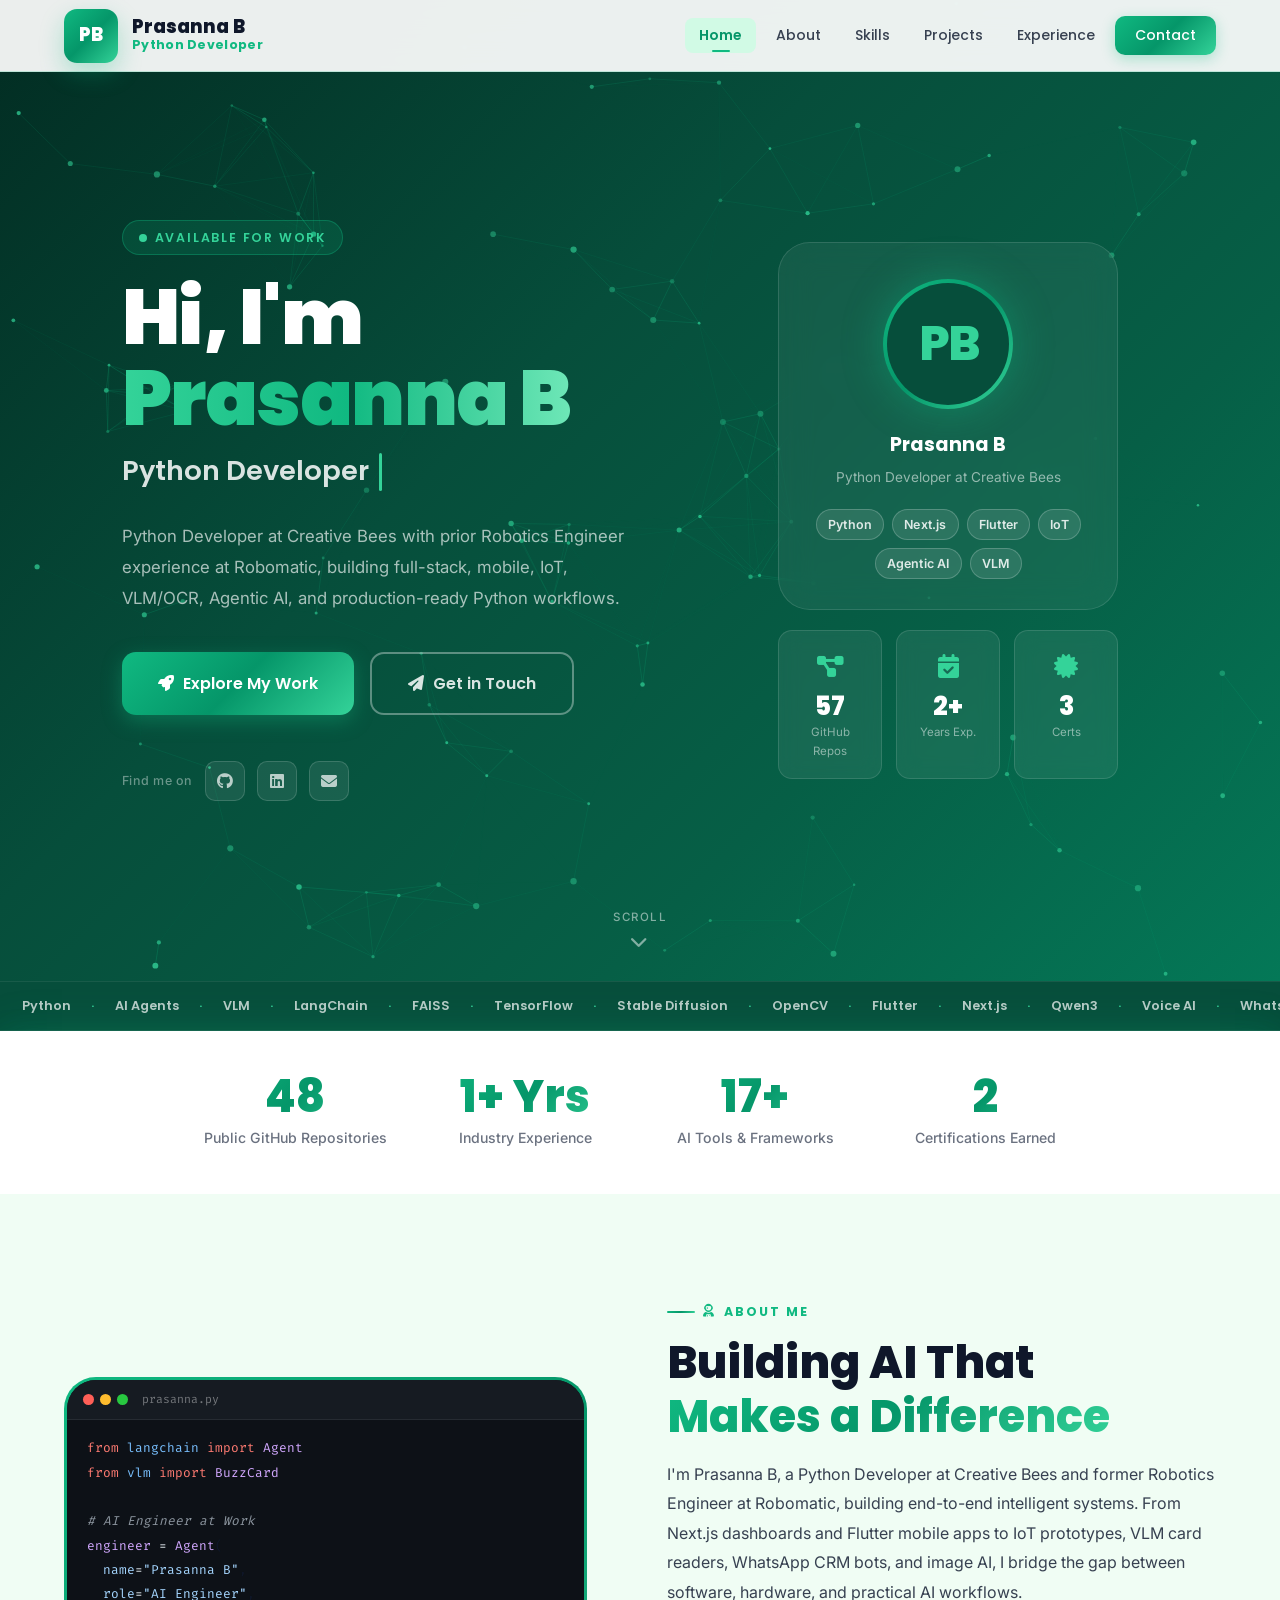
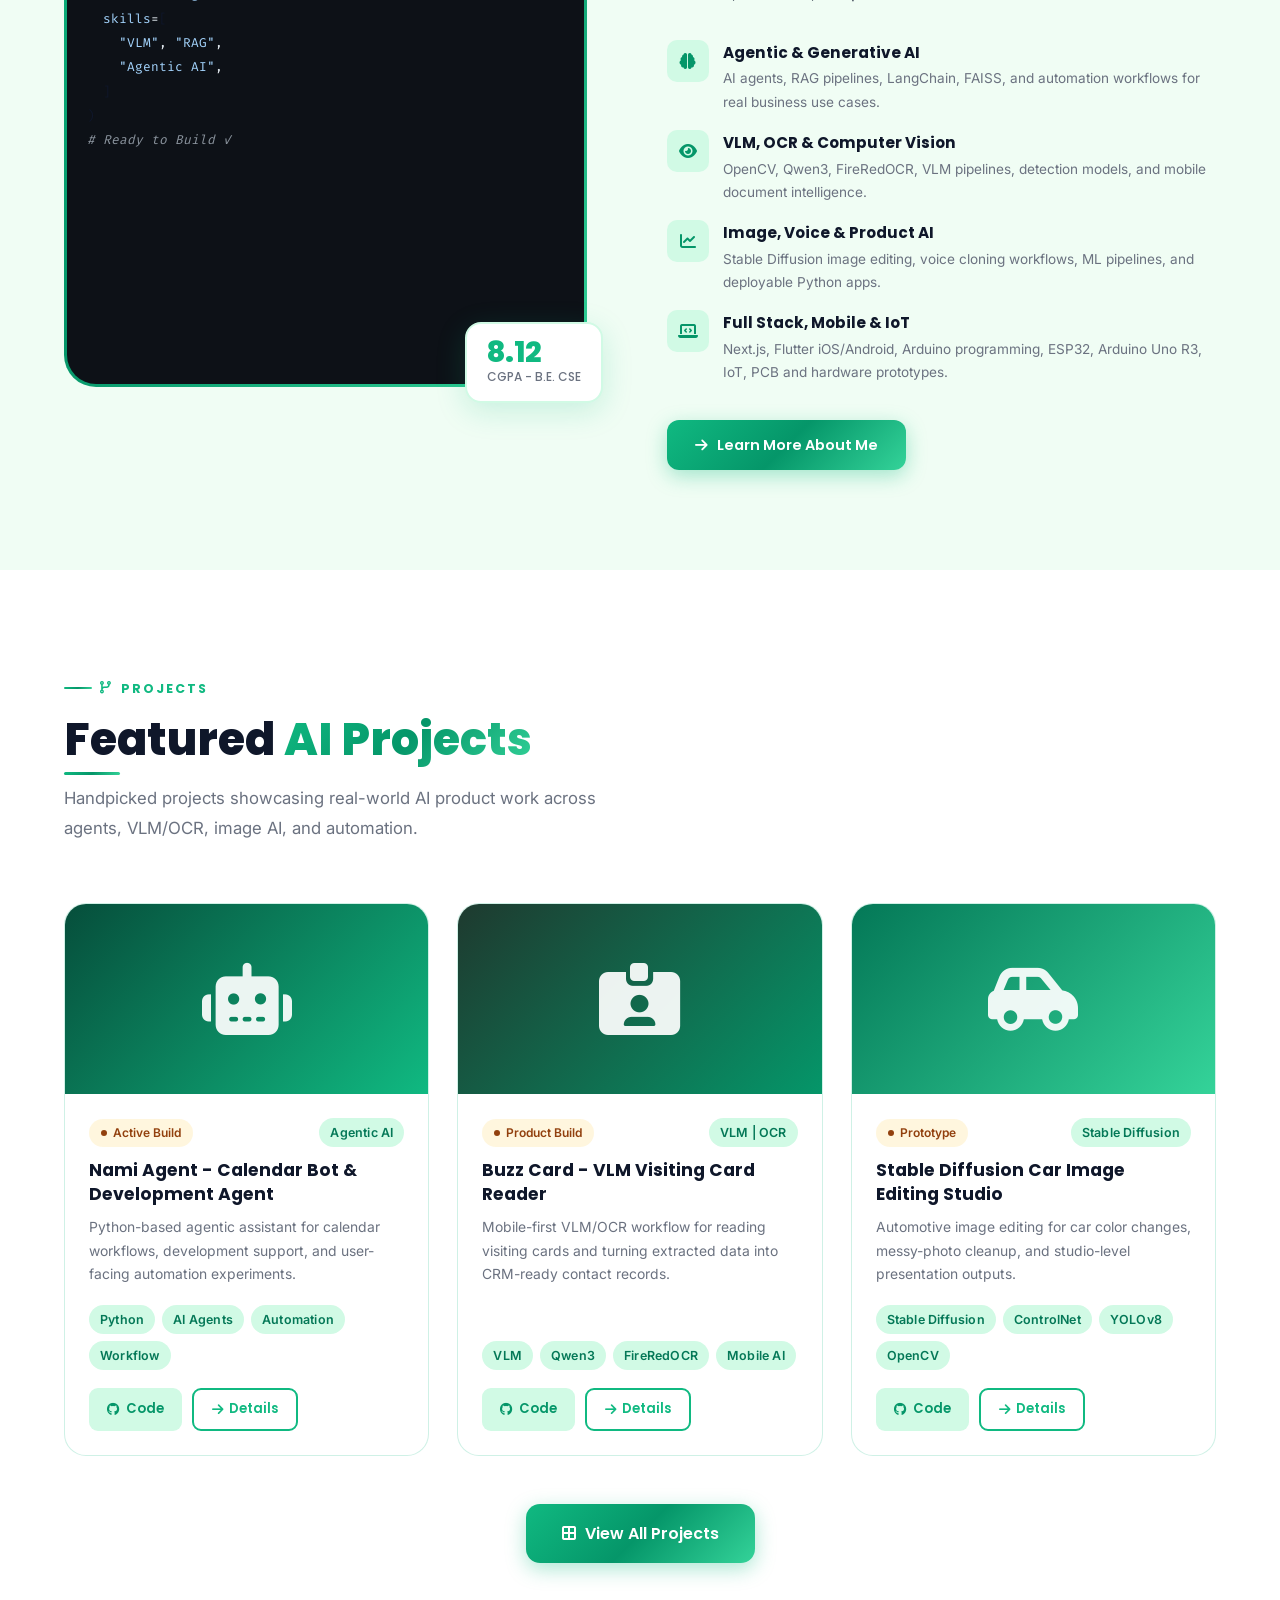
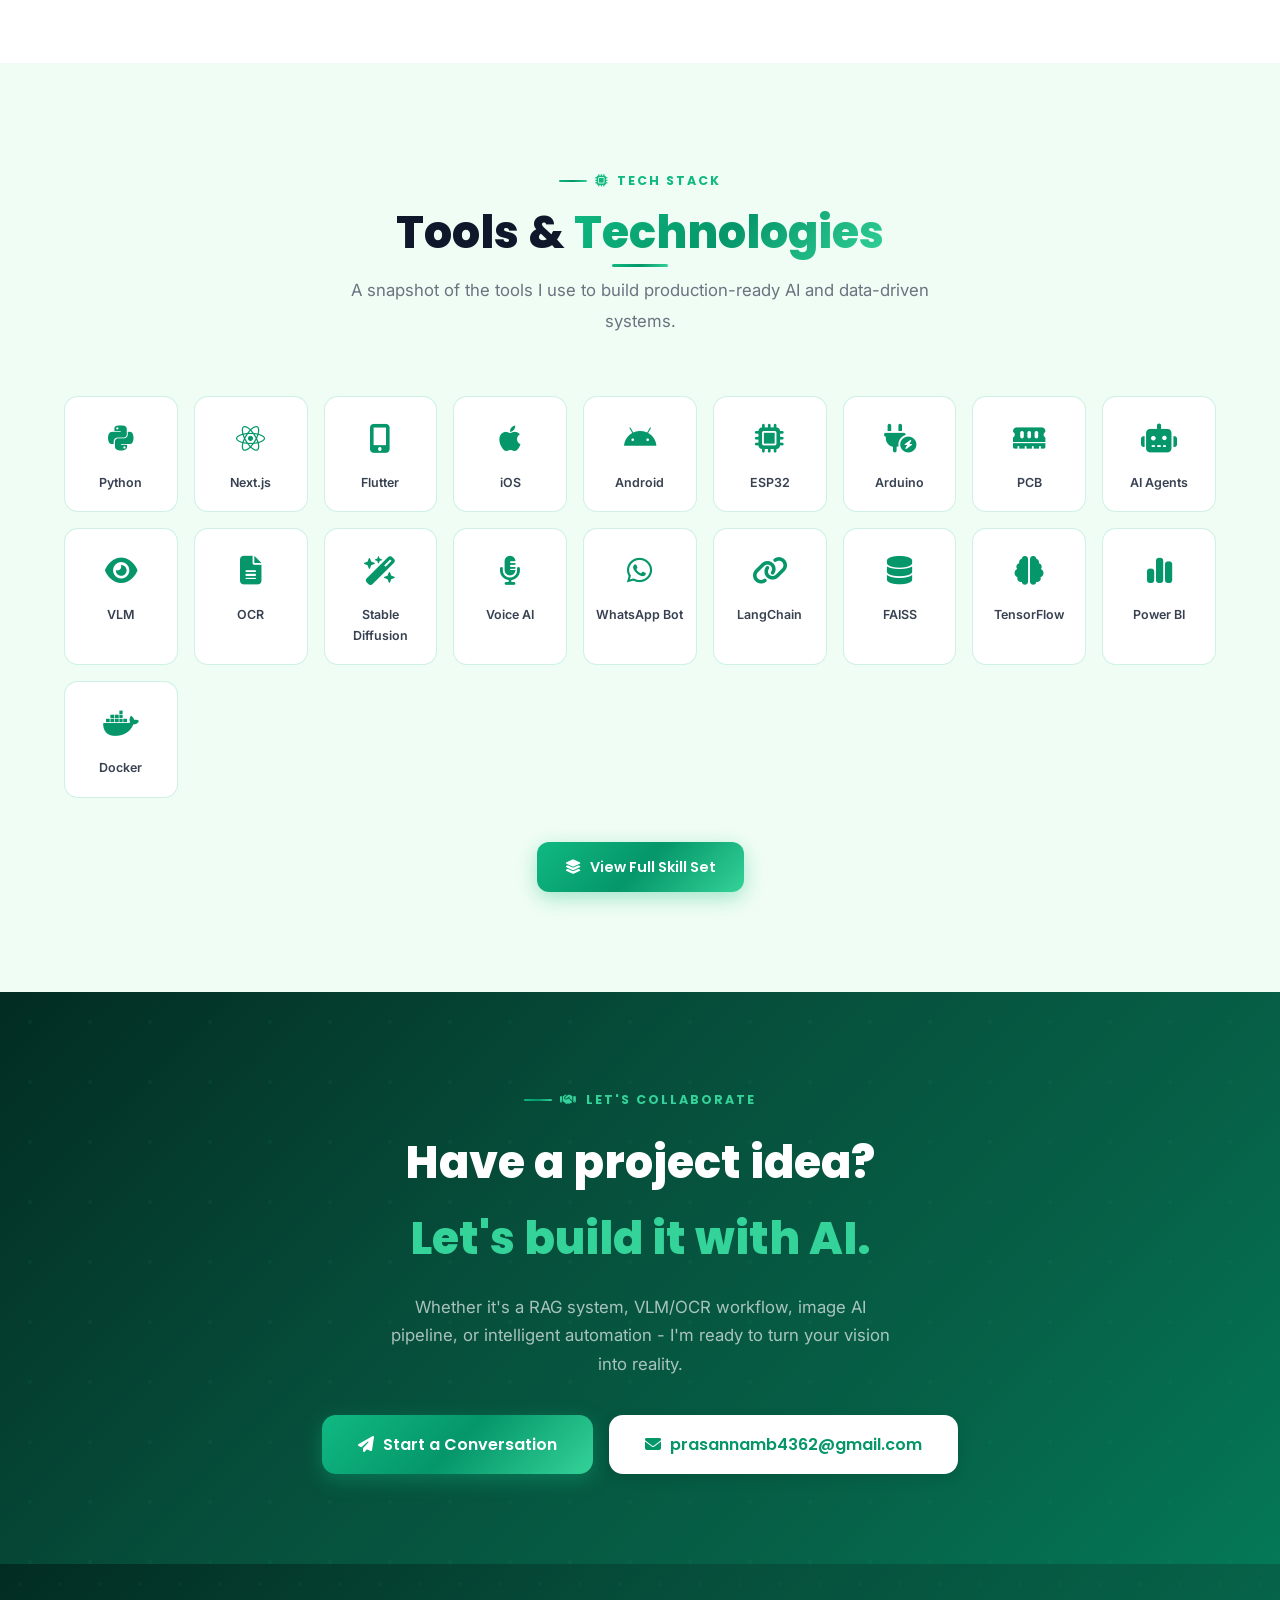
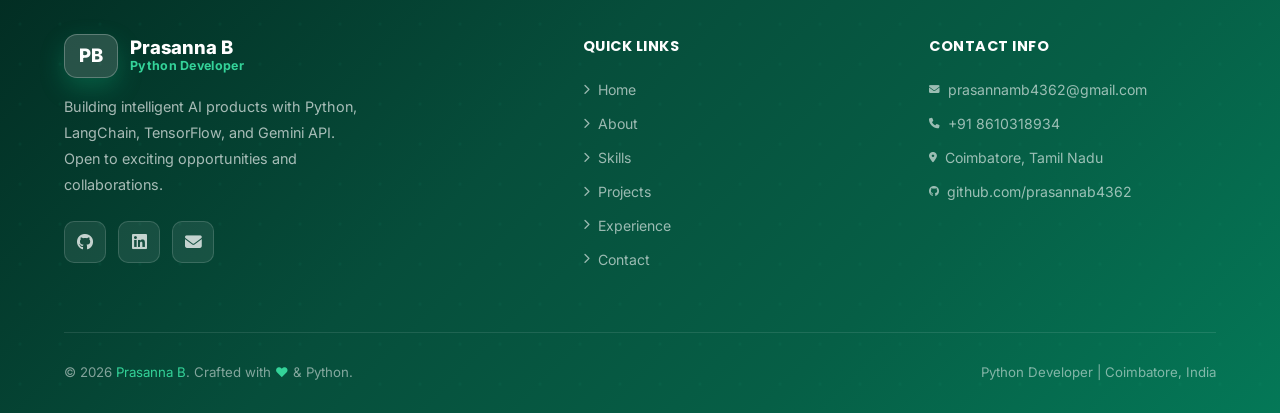
<file: index.html>
﻿<!DOCTYPE html>
<html lang="en">
<head>
  <meta charset="UTF-8" />
  <meta name="viewport" content="width=device-width, initial-scale=1.0" />
  <link rel="icon" type="image/svg+xml" href="assets/images/pb-icon.svg" />
  <link rel="apple-touch-icon" href="assets/images/pb-icon.svg" />
  <meta name="description" content="Prasanna B - Python Developer | AI & ML Engineer | Building Intelligent AI Products" />
  <title>Prasanna B | Python Developer</title>
  <link rel="stylesheet" href="assets/css/style.css" />
  <link rel="stylesheet" href="https://cdnjs.cloudflare.com/ajax/libs/font-awesome/6.5.0/css/all.min.css" />
  <style>
    /* â”€â”€ Hero â”€â”€â”€â”€â”€â”€â”€â”€â”€â”€â”€â”€â”€â”€â”€â”€â”€â”€â”€â”€â”€â”€â”€â”€â”€â”€â”€â”€â”€ */
    .hero {
      position: relative;
      min-height: 100vh;
      background: var(--gradient-hero);
      display: flex;
      align-items: center;
      overflow: hidden;
    }

    #neural-canvas {
      position: absolute;
      inset: 0;
      width: 100%;
      height: 100%;
      pointer-events: none;
    }

    .hero-content {
      position: relative;
      z-index: 2;
      width: 100%;
      padding: 120px 5% 80px;
      display: grid;
      grid-template-columns: 1fr 420px;
      align-items: center;
      gap: 60px;
    }

    .hero-badge {
      display: inline-flex;
      align-items: center;
      gap: 8px;
      background: rgba(16,185,129,0.15);
      border: 1px solid rgba(16,185,129,0.35);
      color: var(--accent);
      font-family: 'Poppins', sans-serif;
      font-size: 0.78rem;
      font-weight: 600;
      letter-spacing: 1.8px;
      text-transform: uppercase;
      padding: 6px 16px;
      border-radius: 100px;
      margin-bottom: 22px;
    }

    .hero-badge .dot {
      width: 8px; height: 8px;
      background: var(--accent);
      border-radius: 50%;
      animation: pulse-dot 1.5s ease infinite;
    }

    @keyframes pulse-dot {
      0%, 100% { opacity: 1; transform: scale(1); }
      50% { opacity: 0.4; transform: scale(0.7); }
    }

    .hero-name {
      font-family: 'Poppins', sans-serif;
      font-size: clamp(3rem, 6vw, 5.5rem);
      font-weight: 900;
      color: var(--white);
      line-height: 1.05;
      letter-spacing: -1.5px;
      margin-bottom: 10px;
    }

    .hero-name span {
      background: linear-gradient(90deg, #34d399, #10b981, #6ee7b7);
      -webkit-background-clip: text;
      -webkit-text-fill-color: transparent;
      background-clip: text;
    }

    .hero-typewriter {
      font-family: 'Poppins', sans-serif;
      font-size: clamp(1.2rem, 2.5vw, 1.7rem);
      font-weight: 600;
      color: rgba(255,255,255,0.85);
      min-height: 2.2rem;
      margin-bottom: 26px;
      display: flex;
      align-items: center;
      gap: 10px;
    }

    .hero-typewriter .cursor {
      display: inline-block;
      width: 3px; height: 1.4em;
      background: var(--accent);
      animation: blink 0.9s step-end infinite;
      border-radius: 2px;
      vertical-align: text-top;
    }

    @keyframes blink { 0%, 100% { opacity: 1; } 50% { opacity: 0; } }

    .hero-description {
      font-size: 1.05rem;
      color: rgba(255,255,255,0.65);
      max-width: 530px;
      line-height: 1.85;
      margin-bottom: 38px;
    }

    .hero-actions { display: flex; gap: 16px; flex-wrap: wrap; }

    .hero-social {
      display: flex;
      gap: 12px;
      margin-top: 46px;
      align-items: center;
    }

    .hero-social span {
      font-size: 0.78rem;
      color: rgba(255,255,255,0.4);
      font-weight: 500;
      letter-spacing: 0.5px;
    }

    .hero-social a {
      width: 40px; height: 40px;
      background: rgba(255,255,255,0.08);
      border: 1px solid rgba(255,255,255,0.15);
      border-radius: 10px;
      display: flex;
      align-items: center;
      justify-content: center;
      color: rgba(255,255,255,0.7);
      font-size: 1rem;
      transition: var(--transition);
    }

    .hero-social a:hover {
      background: var(--primary);
      border-color: var(--primary);
      color: var(--white);
      transform: translateY(-3px);
    }

    /* Hero Visual / Avatar Panel */
    .hero-visual {
      display: flex;
      flex-direction: column;
      align-items: center;
      gap: 20px;
    }

    .avatar-card {
      width: 340px;
      background: rgba(255,255,255,0.06);
      border: 1px solid rgba(255,255,255,0.12);
      border-radius: var(--radius-xl);
      padding: 36px 30px 30px;
      text-align: center;
      backdrop-filter: blur(16px);
      -webkit-backdrop-filter: blur(16px);
    }

    .avatar-ring {
      width: 130px; height: 130px;
      border-radius: 50%;
      background: var(--gradient);
      padding: 4px;
      margin: 0 auto 20px;
      box-shadow: 0 0 40px rgba(16,185,129,0.4);
    }

    .avatar-inner {
      width: 100%; height: 100%;
      border-radius: 50%;
      background: var(--forest);
      display: flex;
      align-items: center;
      justify-content: center;
      font-family: 'Poppins', sans-serif;
      font-size: 3rem;
      font-weight: 800;
      color: var(--accent);
      letter-spacing: -2px;
    }

    .avatar-name {
      font-family: 'Poppins', sans-serif;
      font-size: 1.2rem;
      font-weight: 700;
      color: var(--white);
      margin-bottom: 4px;
    }

    .avatar-role {
      font-size: 0.85rem;
      color: rgba(255,255,255,0.55);
      margin-bottom: 20px;
    }

    .avatar-tags {
      display: flex;
      flex-wrap: wrap;
      gap: 8px;
      justify-content: center;
    }

    .float-cards {
      display: flex;
      gap: 14px;
      width: 340px;
    }

    .float-card {
      flex: 1;
      background: rgba(255,255,255,0.07);
      border: 1px solid rgba(255,255,255,0.12);
      border-radius: 14px;
      padding: 16px;
      text-align: center;
      backdrop-filter: blur(10px);
    }

    .float-card-icon {
      font-size: 1.5rem;
      margin-bottom: 6px;
      color: var(--accent);
    }

    .float-card-num {
      font-family: 'Poppins', sans-serif;
      font-size: 1.6rem;
      font-weight: 800;
      color: var(--white);
      line-height: 1;
    }

    .float-card-label {
      font-size: 0.72rem;
      color: rgba(255,255,255,0.5);
      margin-top: 3px;
    }

    /* â”€â”€ Stats Bar â”€â”€â”€â”€â”€â”€â”€â”€â”€â”€â”€â”€â”€â”€â”€â”€â”€â”€â”€â”€â”€â”€â”€â”€ */
    .stats-bar {
      background: var(--white);
      box-shadow: 0 -4px 40px rgba(16,185,129,0.12), var(--shadow);
      padding: 44px 5%;
    }

    .stats-inner {
      max-width: 900px;
      margin: 0 auto;
      display: grid;
      grid-template-columns: repeat(4, 1fr);
      gap: 20px;
      text-align: center;
    }

    .stats-divider {
      width: 1px;
      background: var(--border);
      align-self: stretch;
    }

    /* â”€â”€ About Preview â”€â”€â”€â”€â”€â”€â”€â”€â”€â”€â”€â”€â”€â”€â”€â”€â”€â”€â”€â”€ */
    .about-preview {
      background: var(--light-bg);
      display: grid;
      grid-template-columns: 1fr 1.05fr;
      align-items: center;
      gap: 80px;
    }

    .about-img-wrap { position: relative; }

    .about-img-bg {
      width: 100%; aspect-ratio: 3/3.5;
      background: var(--gradient);
      border-radius: var(--radius-xl);
      position: relative;
      overflow: hidden;
    }

    .about-img-inner {
      position: absolute;
      inset: 3px;
      background: #0d1117;
      border-radius: calc(var(--radius-xl) - 3px);
      overflow: hidden;
      display: flex;
      flex-direction: column;
    }

    .code-terminal { width: 100%; height: 100%; display: flex; flex-direction: column; }
    .terminal-header {
      display: flex;
      align-items: center;
      gap: 6px;
      padding: 10px 16px;
      background: #161b22;
      border-bottom: 1px solid rgba(255,255,255,0.07);
      flex-shrink: 0;
    }
    .t-dot { width: 11px; height: 11px; border-radius: 50%; }
    .t-dot.red { background: #ff5f57; }
    .t-dot.yellow { background: #febc2e; }
    .t-dot.green { background: #28c840; }
    .t-title {
      margin-left: 8px;
      font-family: 'Fira Code', monospace;
      font-size: 0.72rem;
      color: rgba(255,255,255,0.4);
    }
    .terminal-body {
      padding: 16px 20px;
      flex: 1;
      font-family: 'Fira Code', monospace;
      font-size: 0.8rem;
      line-height: 1.9;
      overflow: hidden;
    }
    .code-line { white-space: nowrap; }
    .c-kw { color: #ff7b72; }
    .c-mod { color: #79c0ff; }
    .c-fn { color: #d2a8ff; }
    .c-str { color: #a5d6ff; }
    .c-cm { color: #8b949e; font-style: italic; }
    .c-op { color: #e6edf3; }

    /* Scrolling Marquee */
    .marquee-wrap {
      background: var(--forest);
      padding: 13px 0;
      overflow: hidden;
      border-top: 1px solid rgba(255,255,255,0.07);
      border-bottom: 1px solid rgba(255,255,255,0.07);
    }
    .marquee-track {
      display: flex;
      width: max-content;
      animation: marquee-scroll 32s linear infinite;
    }
    .marquee-track span {
      font-family: 'Poppins', sans-serif;
      font-size: 0.8rem;
      font-weight: 600;
      color: rgba(255,255,255,0.7);
      padding: 0 22px;
      white-space: nowrap;
      position: relative;
    }
    .marquee-track span::after {
      content: '·';
      position: absolute;
      right: -1px;
      color: var(--accent);
    }
    @keyframes marquee-scroll {
      from { transform: translateX(0); }
      to   { transform: translateX(-50%); }
    }

    .about-img-badge {
      position: absolute;
      bottom: -16px; right: -16px;
      background: var(--white);
      border-radius: 16px;
      padding: 14px 20px;
      box-shadow: var(--shadow);
      border: 2px solid var(--primary-pale);
      font-family: 'Poppins', sans-serif;
    }

    .about-img-badge .badge-num {
      font-size: 1.8rem;
      font-weight: 800;
      color: var(--primary);
      line-height: 1;
    }

    .about-img-badge .badge-text {
      font-size: 0.75rem;
      color: var(--text-light);
      font-weight: 500;
    }

    .about-highlights {
      display: flex;
      flex-direction: column;
      gap: 16px;
      margin-top: 32px;
    }

    .highlight-item {
      display: flex;
      align-items: flex-start;
      gap: 14px;
    }

    .highlight-icon {
      width: 42px; height: 42px;
      background: var(--primary-pale);
      border-radius: 10px;
      display: flex;
      align-items: center;
      justify-content: center;
      color: var(--primary-dark);
      font-size: 1rem;
      flex-shrink: 0;
    }

    .highlight-text h4 {
      font-family: 'Poppins', sans-serif;
      font-size: 0.95rem;
      font-weight: 700;
      color: var(--text-dark);
      margin-bottom: 2px;
    }

    .highlight-text p { font-size: 0.85rem; color: var(--text-light); }

    /* â”€â”€ Featured Projects â”€â”€â”€â”€â”€â”€â”€â”€â”€â”€â”€â”€â”€â”€â”€â”€ */
    .featured-projects { background: var(--white); }

    .project-card {
      background: var(--card-bg);
      border: 1px solid var(--border);
      border-radius: var(--radius-lg);
      overflow: hidden;
      display: flex;
      flex-direction: column;
      transition: all 0.35s cubic-bezier(0.4,0,0.2,1);
      position: relative;
    }

    .project-card:hover {
      transform: translateY(-5px) scale(1.015);
      border-color: var(--border-strong);
      box-shadow: var(--shadow-lg);
    }

    .project-thumb {
      height: 190px;
      position: relative;
      overflow: hidden;
    }

    .project-thumb-bg {
      width: 100%; height: 100%;
      display: flex;
      align-items: center;
      justify-content: center;
      font-size: 4.5rem;
    }

    .project-thumb-overlay {
      position: absolute;
      inset: 0;
      background: linear-gradient(to top, rgba(0,0,0,0.5), transparent);
      opacity: 0;
      transition: var(--transition);
      display: flex;
      align-items: flex-end;
      justify-content: flex-end;
      padding: 16px;
    }

    .project-card:hover .project-thumb-overlay { opacity: 1; }

    .project-body { padding: 24px; flex: 1; display: flex; flex-direction: column; }

    .project-meta {
      display: flex;
      align-items: center;
      justify-content: space-between;
      margin-bottom: 12px;
    }

    .project-title {
      font-family: 'Poppins', sans-serif;
      font-size: 1.08rem;
      font-weight: 700;
      color: var(--text-dark);
      margin-bottom: 10px;
      line-height: 1.35;
    }

    .project-desc {
      font-size: 0.87rem;
      color: var(--text-light);
      line-height: 1.7;
      flex: 1;
      margin-bottom: 18px;
    }

    .project-stack {
      display: flex;
      flex-wrap: wrap;
      gap: 7px;
      margin-bottom: 18px;
    }

    .project-links { display: flex; gap: 10px; }

    /* â”€â”€ Skills Preview â”€â”€â”€â”€â”€â”€â”€â”€â”€â”€â”€â”€â”€â”€â”€â”€â”€â”€â”€ */
    .skills-preview { background: var(--light-bg); }

    .tech-grid {
      display: grid;
      grid-template-columns: repeat(auto-fill, minmax(110px, 1fr));
      gap: 16px;
    }

    .tech-item {
      background: var(--white);
      border: 1px solid var(--border);
      border-radius: var(--radius);
      padding: 18px 12px;
      text-align: center;
      transition: var(--transition);
      cursor: default;
    }

    .tech-item:hover {
      border-color: var(--primary);
      box-shadow: var(--shadow-sm);
      transform: translateY(-4px);
    }

    .tech-icon { font-size: 1.8rem; margin-bottom: 8px; color: var(--primary-dark); }
    .tech-name { font-size: 0.78rem; font-weight: 600; color: var(--text-mid); }

    /* â”€â”€ CTA Banner â”€â”€â”€â”€â”€â”€â”€â”€â”€â”€â”€â”€â”€â”€â”€â”€â”€â”€â”€â”€â”€â”€â”€ */
    .cta-banner {
      background: var(--gradient-hero);
      padding: 90px 5%;
      text-align: center;
      position: relative;
      overflow: hidden;
    }

    .cta-banner::before {
      content: '';
      position: absolute;
      inset: 0;
      background: url("data:image/svg+xml,%3Csvg width='60' height='60' viewBox='0 0 60 60' xmlns='http://www.w3.org/2000/svg'%3E%3Cg fill='%2310b981' fill-opacity='0.07'%3E%3Ccircle cx='30' cy='30' r='2'/%3E%3C/g%3E%3C/svg%3E");
    }

    .cta-inner { position: relative; }

    .cta-banner h2 {
      font-family: 'Poppins', sans-serif;
      font-size: clamp(1.8rem, 4vw, 2.8rem);
      font-weight: 800;
      color: var(--white);
      margin-bottom: 16px;
    }

    .cta-banner h2 span { color: var(--accent); }

    .cta-banner p {
      font-size: 1.05rem;
      color: rgba(255,255,255,0.65);
      max-width: 520px;
      margin: 0 auto 36px;
    }

    /* Scroll Down */
    .scroll-down {
      position: absolute;
      bottom: 30px;
      left: 50%;
      transform: translateX(-50%);
      display: flex;
      flex-direction: column;
      align-items: center;
      gap: 6px;
      color: rgba(255,255,255,0.5);
      font-size: 0.72rem;
      letter-spacing: 1.5px;
      font-weight: 500;
      text-transform: uppercase;
      animation: bounce 2s ease infinite;
    }

    .scroll-down i { font-size: 1.1rem; }

    @keyframes bounce {
      0%, 100% { transform: translateX(-50%) translateY(0); }
      50% { transform: translateX(-50%) translateY(8px); }
    }

    /* Responsive */
    @media (max-width: 1024px) {
      .hero-content { grid-template-columns: 1fr; }
      .hero-visual { display: none; }
      .about-preview { grid-template-columns: 1fr; }
      .about-img-wrap { max-width: 360px; margin: 0 auto; }
      .stats-inner { grid-template-columns: repeat(2, 1fr); }
    }

    @media (max-width: 640px) {
      .stats-inner { grid-template-columns: 1fr 1fr; }
    }
  </style>
</head>
<body>

<div id="scroll-progress"></div>

<!-- â•â•â•â•â•â•â•â•â•â• NAVBAR â•â•â•â•â•â•â•â•â•â• -->
<nav class="navbar">
  <a href="index.html" class="navbar-logo">
    <div class="logo-badge">PB</div>
    <div class="logo-text">
      <div class="logo-name">Prasanna B</div>
      <div class="logo-role">Python Developer</div>
    </div>
  </a>

  <div class="nav-links">
    <a href="index.html">Home</a>
    <a href="about.html">About</a>
    <a href="skills.html">Skills</a>
    <a href="projects.html">Projects</a>
    <a href="experience.html">Experience</a>
    <a href="contact.html" class="nav-cta">Contact</a>
  </div>

  <button class="hamburger" aria-label="Menu">
    <span></span><span></span><span></span>
  </button>
</nav>

<!-- Mobile Menu -->
<div class="mobile-menu">
  <button class="mobile-close"><i class="fa-solid fa-xmark"></i></button>
  <a href="index.html">Home</a>
  <a href="about.html">About</a>
  <a href="skills.html">Skills</a>
  <a href="projects.html">Projects</a>
  <a href="experience.html">Experience</a>
  <a href="contact.html">Contact</a>
</div>

<!-- â•â•â•â•â•â•â•â•â•â• HERO â•â•â•â•â•â•â•â•â•â• -->
<section class="hero">
  <canvas id="neural-canvas"></canvas>

  <div class="hero-content">
    <div>
      <div class="hero-badge"><span class="dot"></span> Available for Work</div>

      <h1 class="hero-name">
        Hi, I'm<br /><span>Prasanna B</span>
      </h1>

      <div class="hero-typewriter">
        <span id="typewriter"
          data-words='["Python Developer","AI & ML Engineer","VLM Product Builder","Agentic AI Builder","GenAI Engineer"]'
        ></span>
        <span class="cursor"></span>
      </div>

      <p class="hero-description">
        Python Developer at Creative Bees with prior Robotics Engineer experience at Robomatic, building full-stack,
        mobile, IoT, VLM/OCR, Agentic AI, and production-ready Python workflows.
      </p>

      <div class="hero-actions">
        <a href="projects.html" class="btn btn-primary btn-lg">
          <i class="fa-solid fa-rocket"></i> Explore My Work
        </a>
        <a href="contact.html" class="btn btn-outline btn-lg" style="color:rgba(255,255,255,0.85);border-color:rgba(255,255,255,0.35);">
          <i class="fa-solid fa-paper-plane"></i> Get in Touch
        </a>
      </div>

      <div class="hero-social">
        <span>Find me on</span>
        <a href="https://github.com/prasannab4362" target="_blank" aria-label="GitHub">
          <i class="fa-brands fa-github"></i>
        </a>
        <a href="https://www.linkedin.com/in/prasanna-balaji18/" target="_blank" aria-label="LinkedIn">
          <i class="fa-brands fa-linkedin"></i>
        </a>
        <a href="mailto:prasannamb4362@gmail.com" aria-label="Email">
          <i class="fa-solid fa-envelope"></i>
        </a>
      </div>
    </div>

    <div class="hero-visual">
      <div class="avatar-card">
        <div class="avatar-ring">
          <div class="avatar-inner">PB</div>
        </div>
        <div class="avatar-name">Prasanna B</div>
        <div class="avatar-role">Python Developer at Creative Bees</div>
        <div class="avatar-tags">
          <span class="tag tag-dark">Python</span>
          <span class="tag tag-dark">Next.js</span>
          <span class="tag tag-dark">Flutter</span>
          <span class="tag tag-dark">IoT</span>
          <span class="tag tag-dark">Agentic AI</span>
          <span class="tag tag-dark">VLM</span>
        </div>
      </div>

      <div class="float-cards">
        <div class="float-card">
          <div class="float-card-icon"><i class="fa-solid fa-diagram-project"></i></div>
          <div class="float-card-num">57</div>
          <div class="float-card-label">GitHub Repos</div>
        </div>
        <div class="float-card">
          <div class="float-card-icon"><i class="fa-solid fa-calendar-check"></i></div>
          <div class="float-card-num">2+</div>
          <div class="float-card-label">Years Exp.</div>
        </div>
        <div class="float-card">
          <div class="float-card-icon"><i class="fa-solid fa-certificate"></i></div>
          <div class="float-card-num">3</div>
          <div class="float-card-label">Certs</div>
        </div>
      </div>
    </div>
  </div>

  <div class="scroll-down">
    <span>Scroll</span>
    <i class="fa-solid fa-chevron-down"></i>
  </div>
</section>

<!-- â•â•â•â•â•â•â•â•â•â• STATS BAR â•â•â•â•â•â•â•â•â•â• -->

<!-- TECH MARQUEE -->
<div class="marquee-wrap">
  <div class="marquee-track">
    <span>Python</span><span>AI Agents</span><span>VLM</span><span>LangChain</span><span>FAISS</span><span>TensorFlow</span><span>Stable Diffusion</span><span>OpenCV</span><span>Flutter</span><span>Next.js</span><span>Qwen3</span><span>Voice AI</span><span>WhatsApp Bot</span><span>RAG</span><span>IoT / ESP32</span><span>Docker</span><span>Gemini API</span><span>PyTorch</span>
    <span>Python</span><span>AI Agents</span><span>VLM</span><span>LangChain</span><span>FAISS</span><span>TensorFlow</span><span>Stable Diffusion</span><span>OpenCV</span><span>Flutter</span><span>Next.js</span><span>Qwen3</span><span>Voice AI</span><span>WhatsApp Bot</span><span>RAG</span><span>IoT / ESP32</span><span>Docker</span><span>Gemini API</span><span>PyTorch</span>
  </div>
</div>
<section class="stats-bar">
  <div class="stats-inner">
    <div class="stat-item reveal">
      <div class="stat-number" data-count="57">0</div>
      <div class="stat-label">Public GitHub Repositories</div>
    </div>
    <div class="stat-item reveal delay-1">
      <div class="stat-number" data-count="2" data-suffix="+ Yrs">0</div>
      <div class="stat-label">Industry Experience</div>
    </div>
    <div class="stat-item reveal delay-2">
      <div class="stat-number" data-count="20" data-suffix="+">0+</div>
      <div class="stat-label">AI Tools & Frameworks</div>
    </div>
    <div class="stat-item reveal delay-3">
      <div class="stat-number" data-count="3">0</div>
      <div class="stat-label">Certifications Earned</div>
    </div>
  </div>
</section>

<!-- â•â•â•â•â•â•â•â•â•â• ABOUT PREVIEW â•â•â•â•â•â•â•â•â•â• -->
<section class="about-preview">
  <div class="about-img-wrap reveal-left">
    <div class="about-img-bg">
      <div class="about-img-inner">
        <div class="code-terminal">
          <div class="terminal-header">
            <div class="t-dot red"></div>
            <div class="t-dot yellow"></div>
            <div class="t-dot green"></div>
            <span class="t-title">prasanna.py</span>
          </div>
          <div class="terminal-body">
            <div class="code-line"><span class="c-kw">from</span> <span class="c-mod">langchain</span> <span class="c-kw">import</span> <span class="c-fn">Agent</span></div>
            <div class="code-line"><span class="c-kw">from</span> <span class="c-mod">vlm</span> <span class="c-kw">import</span> <span class="c-fn">BuzzCard</span></div>
            <div class="code-line">&nbsp;</div>
            <div class="code-line"><span class="c-cm"># AI Engineer at Work</span></div>
            <div class="code-line"><span class="c-fn">engineer</span> <span class="c-op">=</span> <span class="c-fn">Agent</span>(</div>
            <div class="code-line">&nbsp;&nbsp;<span class="c-str">name</span><span class="c-op">=</span><span class="c-str">"Prasanna B"</span>,</div>
            <div class="code-line">&nbsp;&nbsp;<span class="c-str">role</span><span class="c-op">=</span><span class="c-str">"AI Engineer"</span>,</div>
            <div class="code-line">&nbsp;&nbsp;<span class="c-str">skills</span><span class="c-op">=</span>[</div>
            <div class="code-line">&nbsp;&nbsp;&nbsp;&nbsp;<span class="c-str">"VLM"</span><span class="c-op">,</span> <span class="c-str">"RAG"</span><span class="c-op">,</span></div>
            <div class="code-line">&nbsp;&nbsp;&nbsp;&nbsp;<span class="c-str">"Agentic AI"</span><span class="c-op">,</span></div>
            <div class="code-line">&nbsp;&nbsp;]</div>
            <div class="code-line">)</div>
            <div class="code-line"><span class="c-cm"># Ready to Build ✓</span></div>
          </div>
        </div>
      </div>
    </div>
    <div class="about-img-badge">
      <div class="badge-num">8.12</div>
      <div class="badge-text">CGPA - B.E. CSE</div>
    </div>
  </div>

  <div class="reveal-right">
    <div class="section-label"><i class="fa-solid fa-user-astronaut"></i> About Me</div>
    <h2 class="section-title">Building AI That<br /><span>Makes a Difference</span></h2>
    <p style="color:var(--text-mid);line-height:1.85;margin-bottom:28px;">
      I'm Prasanna B, a Python Developer at Creative Bees and former Robotics Engineer at Robomatic, building
      end-to-end intelligent systems. From Next.js dashboards and Flutter mobile apps to IoT prototypes, VLM card
      readers, WhatsApp CRM bots, and image AI, I bridge the gap between software, hardware, and practical AI workflows.
    </p>

    <div class="about-highlights">
      <div class="highlight-item">
        <div class="highlight-icon"><i class="fa-solid fa-brain"></i></div>
        <div class="highlight-text">
          <h4>Agentic & Generative AI</h4>
          <p>AI agents, RAG pipelines, LangChain, FAISS, and automation workflows for real business use cases.</p>
        </div>
      </div>
      <div class="highlight-item">
        <div class="highlight-icon"><i class="fa-solid fa-eye"></i></div>
        <div class="highlight-text">
          <h4>VLM, OCR & Computer Vision</h4>
          <p>OpenCV, Qwen3, FireRedOCR, VLM pipelines, detection models, and mobile document intelligence.</p>
        </div>
      </div>
      <div class="highlight-item">
        <div class="highlight-icon"><i class="fa-solid fa-chart-line"></i></div>
        <div class="highlight-text">
          <h4>Image, Voice & Product AI</h4>
          <p>Stable Diffusion image editing, voice cloning workflows, ML pipelines, and deployable Python apps.</p>
        </div>
      </div>
      <div class="highlight-item">
        <div class="highlight-icon"><i class="fa-solid fa-laptop-code"></i></div>
        <div class="highlight-text">
          <h4>Full Stack, Mobile & IoT</h4>
          <p>Next.js, Flutter iOS/Android, Arduino programming, ESP32, Arduino Uno R3, IoT, PCB and hardware prototypes.</p>
        </div>
      </div>
    </div>

    <div style="margin-top:36px;">
      <a href="about.html" class="btn btn-primary">
        <i class="fa-solid fa-arrow-right"></i> Learn More About Me
      </a>
    </div>
  </div>
</section>

<!-- â•â•â•â•â•â•â•â•â•â• FEATURED PROJECTS â•â•â•â•â•â•â•â•â•â• -->
<section class="featured-projects">
  <div class="section-header reveal">
    <div class="section-label"><i class="fa-solid fa-code-branch"></i> Projects</div>
    <h2 class="section-title">Featured <span>AI Projects</span></h2>
    <p class="section-subtitle">Handpicked projects showcasing real-world AI product work across agents, VLM/OCR, image AI, and automation.</p>
  </div>

  <div class="grid-3">
    <!-- Project 1 -->
    <div class="project-card reveal delay-1" data-category="agentic-ai genai">
      <div class="project-thumb" style="background:linear-gradient(135deg,#064e3b,#10b981);">
        <div class="project-thumb-bg"><i class="fa-solid fa-robot" style="color:rgba(255,255,255,0.92);"></i></div>
        <div class="project-thumb-overlay">
          <a href="projects.html" class="btn btn-white btn-sm">View Details</a>
        </div>
      </div>
      <div class="project-body">
        <div class="project-meta">
          <span class="status-badge in-progress">Active Build</span>
          <span class="tag">Agentic AI</span>
        </div>
        <h3 class="project-title">Nami Agent - Calendar Bot & Development Agent</h3>
        <p class="project-desc">Python-based agentic assistant for calendar workflows, development support, and user-facing automation experiments.</p>
        <div class="project-stack">
          <span class="tag">Python</span>
          <span class="tag">AI Agents</span>
          <span class="tag">Automation</span>
          <span class="tag">Workflow</span>
        </div>
        <div class="project-links">
          <a href="https://github.com/prasannab4362/Nami_agent" target="_blank" class="btn btn-ghost btn-sm">
            <i class="fa-brands fa-github"></i> Code
          </a>
          <a href="projects.html" class="btn btn-outline btn-sm">
            <i class="fa-solid fa-arrow-right"></i> Details
          </a>
        </div>
      </div>
    </div>

    <!-- Project 2 -->
    <div class="project-card reveal delay-2" data-category="vlm genai computer-vision">
      <div class="project-thumb" style="background:linear-gradient(135deg,#1e3a2f,#059669);">
        <div class="project-thumb-bg"><i class="fa-solid fa-id-card-clip" style="color:rgba(255,255,255,0.92);"></i></div>
        <div class="project-thumb-overlay">
          <a href="projects.html" class="btn btn-white btn-sm">View Details</a>
        </div>
      </div>
      <div class="project-body">
        <div class="project-meta">
          <span class="status-badge in-progress">Product Build</span>
          <span class="tag">VLM | OCR</span>
        </div>
        <h3 class="project-title">Buzz Card - VLM Visiting Card Reader</h3>
        <p class="project-desc">Mobile-first VLM/OCR workflow for reading visiting cards and turning extracted data into CRM-ready contact records.</p>
        <div class="project-stack">
          <span class="tag">VLM</span>
          <span class="tag">Qwen3</span>
          <span class="tag">FireRedOCR</span>
          <span class="tag">Mobile AI</span>
        </div>
        <div class="project-links">
          <a href="https://github.com/prasannab4362" target="_blank" class="btn btn-ghost btn-sm">
            <i class="fa-brands fa-github"></i> Code
          </a>
          <a href="projects.html" class="btn btn-outline btn-sm">
            <i class="fa-solid fa-arrow-right"></i> Details
          </a>
        </div>
      </div>
    </div>

    <!-- Project 3 -->
    <div class="project-card reveal delay-3" data-category="image-ai genai computer-vision">
      <div class="project-thumb" style="background:linear-gradient(135deg,#047857,#34d399);">
        <div class="project-thumb-bg"><i class="fa-solid fa-car-side" style="color:rgba(255,255,255,0.92);"></i></div>
        <div class="project-thumb-overlay">
          <a href="projects.html" class="btn btn-white btn-sm">View Details</a>
        </div>
      </div>
      <div class="project-body">
        <div class="project-meta">
          <span class="status-badge in-progress">Prototype</span>
          <span class="tag">Stable Diffusion</span>
        </div>
        <h3 class="project-title">Stable Diffusion Car Image Editing Studio</h3>
        <p class="project-desc">Automotive image editing for car color changes, messy-photo cleanup, and studio-level presentation outputs.</p>
        <div class="project-stack">
          <span class="tag">Stable Diffusion</span>
          <span class="tag">ControlNet</span>
          <span class="tag">YOLOv8</span>
          <span class="tag">OpenCV</span>
        </div>
        <div class="project-links">
          <a href="https://github.com/prasannab4362/Car_front_Side_Detection" target="_blank" class="btn btn-ghost btn-sm">
            <i class="fa-brands fa-github"></i> Code
          </a>
          <a href="projects.html" class="btn btn-outline btn-sm">
            <i class="fa-solid fa-arrow-right"></i> Details
          </a>
        </div>
      </div>
    </div>
  </div>

  <div style="text-align:center;margin-top:48px;" class="reveal">
    <a href="projects.html" class="btn btn-primary btn-lg">
      <i class="fa-solid fa-border-all"></i> View All Projects
    </a>
  </div>
</section>

<!-- â•â•â•â•â•â•â•â•â•â• SKILLS PREVIEW â•â•â•â•â•â•â•â•â•â• -->
<section class="skills-preview">
  <div class="section-header center reveal">
    <div class="section-label"><i class="fa-solid fa-microchip"></i> Tech Stack</div>
    <h2 class="section-title">Tools & <span>Technologies</span></h2>
    <p class="section-subtitle">A snapshot of the tools I use to build production-ready AI and data-driven systems.</p>
  </div>

  <div class="tech-grid reveal">
    <div class="tech-item"><div class="tech-icon"><i class="fa-brands fa-python"></i></div><div class="tech-name">Python</div></div>
    <div class="tech-item"><div class="tech-icon"><i class="fa-brands fa-react"></i></div><div class="tech-name">Next.js</div></div>
    <div class="tech-item"><div class="tech-icon"><i class="fa-solid fa-mobile-screen-button"></i></div><div class="tech-name">Flutter</div></div>
    <div class="tech-item"><div class="tech-icon"><i class="fa-brands fa-apple"></i></div><div class="tech-name">iOS</div></div>
    <div class="tech-item"><div class="tech-icon"><i class="fa-brands fa-android"></i></div><div class="tech-name">Android</div></div>
    <div class="tech-item"><div class="tech-icon"><i class="fa-solid fa-microchip"></i></div><div class="tech-name">ESP32</div></div>
    <div class="tech-item"><div class="tech-icon"><i class="fa-solid fa-plug-circle-bolt"></i></div><div class="tech-name">Arduino</div></div>
    <div class="tech-item"><div class="tech-icon"><i class="fa-solid fa-memory"></i></div><div class="tech-name">PCB</div></div>
    <div class="tech-item"><div class="tech-icon"><i class="fa-solid fa-robot"></i></div><div class="tech-name">AI Agents</div></div>
    <div class="tech-item"><div class="tech-icon"><i class="fa-solid fa-eye"></i></div><div class="tech-name">VLM</div></div>
    <div class="tech-item"><div class="tech-icon"><i class="fa-solid fa-file-lines"></i></div><div class="tech-name">OCR</div></div>
    <div class="tech-item"><div class="tech-icon"><i class="fa-solid fa-wand-magic-sparkles"></i></div><div class="tech-name">Stable Diffusion</div></div>
    <div class="tech-item"><div class="tech-icon"><i class="fa-solid fa-microphone-lines"></i></div><div class="tech-name">Voice AI</div></div>
    <div class="tech-item"><div class="tech-icon"><i class="fa-brands fa-whatsapp"></i></div><div class="tech-name">WhatsApp Bot</div></div>
    <div class="tech-item"><div class="tech-icon"><i class="fa-solid fa-link"></i></div><div class="tech-name">LangChain</div></div>
    <div class="tech-item"><div class="tech-icon"><i class="fa-solid fa-database"></i></div><div class="tech-name">FAISS</div></div>
    <div class="tech-item"><div class="tech-icon"><i class="fa-solid fa-brain"></i></div><div class="tech-name">TensorFlow</div></div>
    <div class="tech-item"><div class="tech-icon"><i class="fa-solid fa-chart-simple"></i></div><div class="tech-name">Power BI</div></div>
    <div class="tech-item"><div class="tech-icon"><i class="fa-brands fa-docker"></i></div><div class="tech-name">Docker</div></div>
  </div>

  <div style="text-align:center;margin-top:44px;" class="reveal">
    <a href="skills.html" class="btn btn-primary">
      <i class="fa-solid fa-layer-group"></i> View Full Skill Set
    </a>
  </div>
</section>

<!-- â•â•â•â•â•â•â•â•â•â• CTA BANNER â•â•â•â•â•â•â•â•â•â• -->
<section class="cta-banner">
  <div class="cta-inner reveal">
    <div class="section-label" style="justify-content:center;color:var(--accent);">
      <i class="fa-solid fa-handshake"></i> Let's Collaborate
    </div>
    <h2>Have a project idea?<br /><span>Let's build it with AI.</span></h2>
    <p>Whether it's a RAG system, VLM/OCR workflow, image AI pipeline, or intelligent automation - I'm ready to turn your vision into reality.</p>
    <div style="display:flex;gap:16px;justify-content:center;flex-wrap:wrap;">
      <a href="contact.html" class="btn btn-primary btn-lg">
        <i class="fa-solid fa-paper-plane"></i> Start a Conversation
      </a>
      <a href="mailto:prasannamb4362@gmail.com" class="btn btn-white btn-lg">
        <i class="fa-solid fa-envelope"></i> prasannamb4362@gmail.com
      </a>
    </div>
  </div>
</section>

<!-- â•â•â•â•â•â•â•â•â•â• FOOTER â•â•â•â•â•â•â•â•â•â• -->
<footer class="footer">
  <div class="footer-grid">
    <div class="footer-brand">
      <div class="footer-logo">
        <div class="logo-badge">PB</div>
        <div class="logo-text">
          <div class="logo-name">Prasanna B</div>
          <div class="logo-role">Python Developer</div>
        </div>
      </div>
      <p>Building intelligent AI products with Python, LangChain, TensorFlow, and Gemini API. Open to exciting opportunities and collaborations.</p>
      <div class="footer-social">
        <a href="https://github.com/prasannab4362" target="_blank" class="social-btn" aria-label="GitHub">
          <i class="fa-brands fa-github"></i>
        </a>
        <a href="https://www.linkedin.com/in/prasanna-balaji18/" target="_blank" class="social-btn" aria-label="LinkedIn">
          <i class="fa-brands fa-linkedin"></i>
        </a>
        <a href="mailto:prasannamb4362@gmail.com" class="social-btn" aria-label="Email">
          <i class="fa-solid fa-envelope"></i>
        </a>
      </div>
    </div>

    <div>
      <div class="footer-heading">Quick Links</div>
      <ul class="footer-links">
        <li><a href="index.html"><i class="fa-solid fa-chevron-right fa-xs"></i> Home</a></li>
        <li><a href="about.html"><i class="fa-solid fa-chevron-right fa-xs"></i> About</a></li>
        <li><a href="skills.html"><i class="fa-solid fa-chevron-right fa-xs"></i> Skills</a></li>
        <li><a href="projects.html"><i class="fa-solid fa-chevron-right fa-xs"></i> Projects</a></li>
        <li><a href="experience.html"><i class="fa-solid fa-chevron-right fa-xs"></i> Experience</a></li>
        <li><a href="contact.html"><i class="fa-solid fa-chevron-right fa-xs"></i> Contact</a></li>
      </ul>
    </div>

    <div>
      <div class="footer-heading">Contact Info</div>
      <ul class="footer-links">
        <li><a href="mailto:prasannamb4362@gmail.com"><i class="fa-solid fa-envelope fa-xs"></i> prasannamb4362@gmail.com</a></li>
        <li><a href="tel:+918610318934"><i class="fa-solid fa-phone fa-xs"></i> +91 8610318934</a></li>
        <li><a href="#"><i class="fa-solid fa-location-dot fa-xs"></i> Coimbatore, Tamil Nadu</a></li>
        <li><a href="https://github.com/prasannab4362" target="_blank"><i class="fa-brands fa-github fa-xs"></i> github.com/prasannab4362</a></li>
      </ul>
    </div>
  </div>

  <div class="footer-bottom">
    <p>&copy; 2026 <span>Prasanna B</span>. Crafted with <span>&#10084;</span> &amp; Python.</p>
    <p>Python Developer | Coimbatore, India</p>
  </div>
</footer>

<script src="assets/js/main.js"></script>
</body>
</html>
</file>
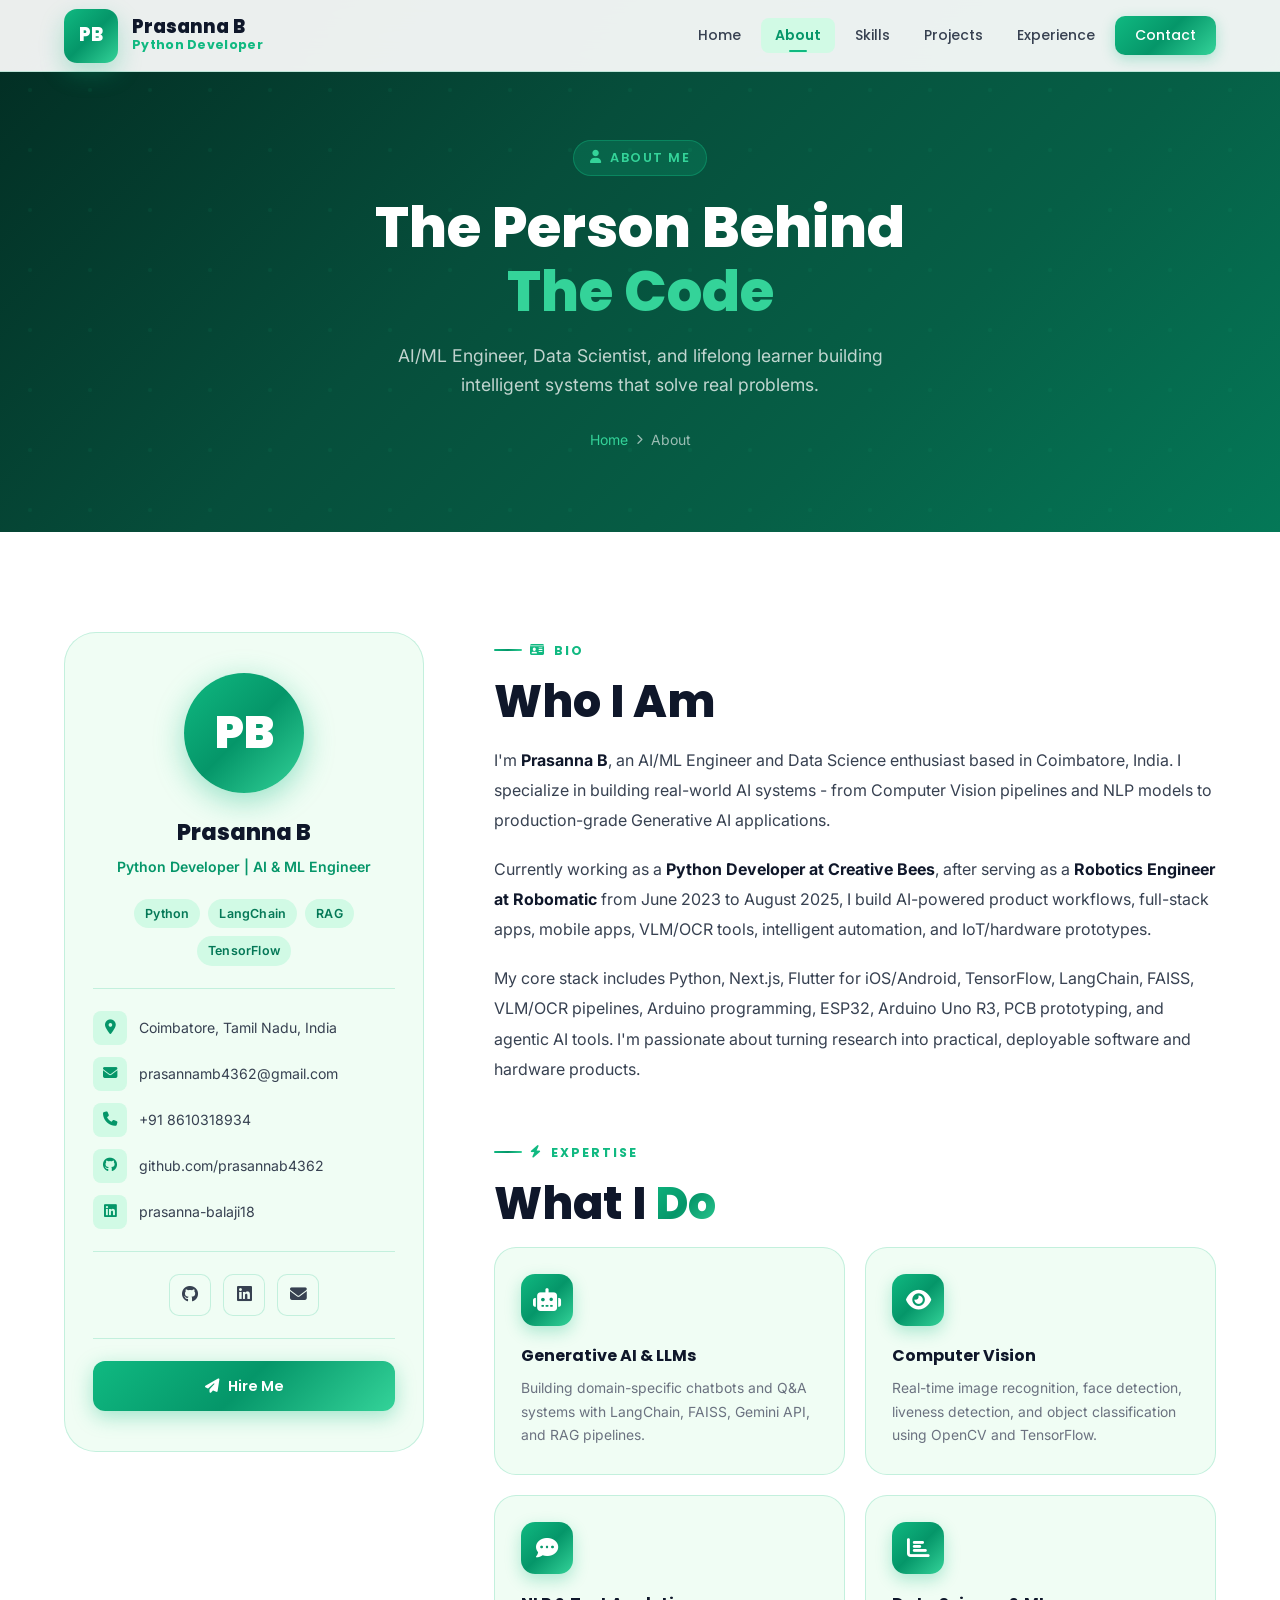
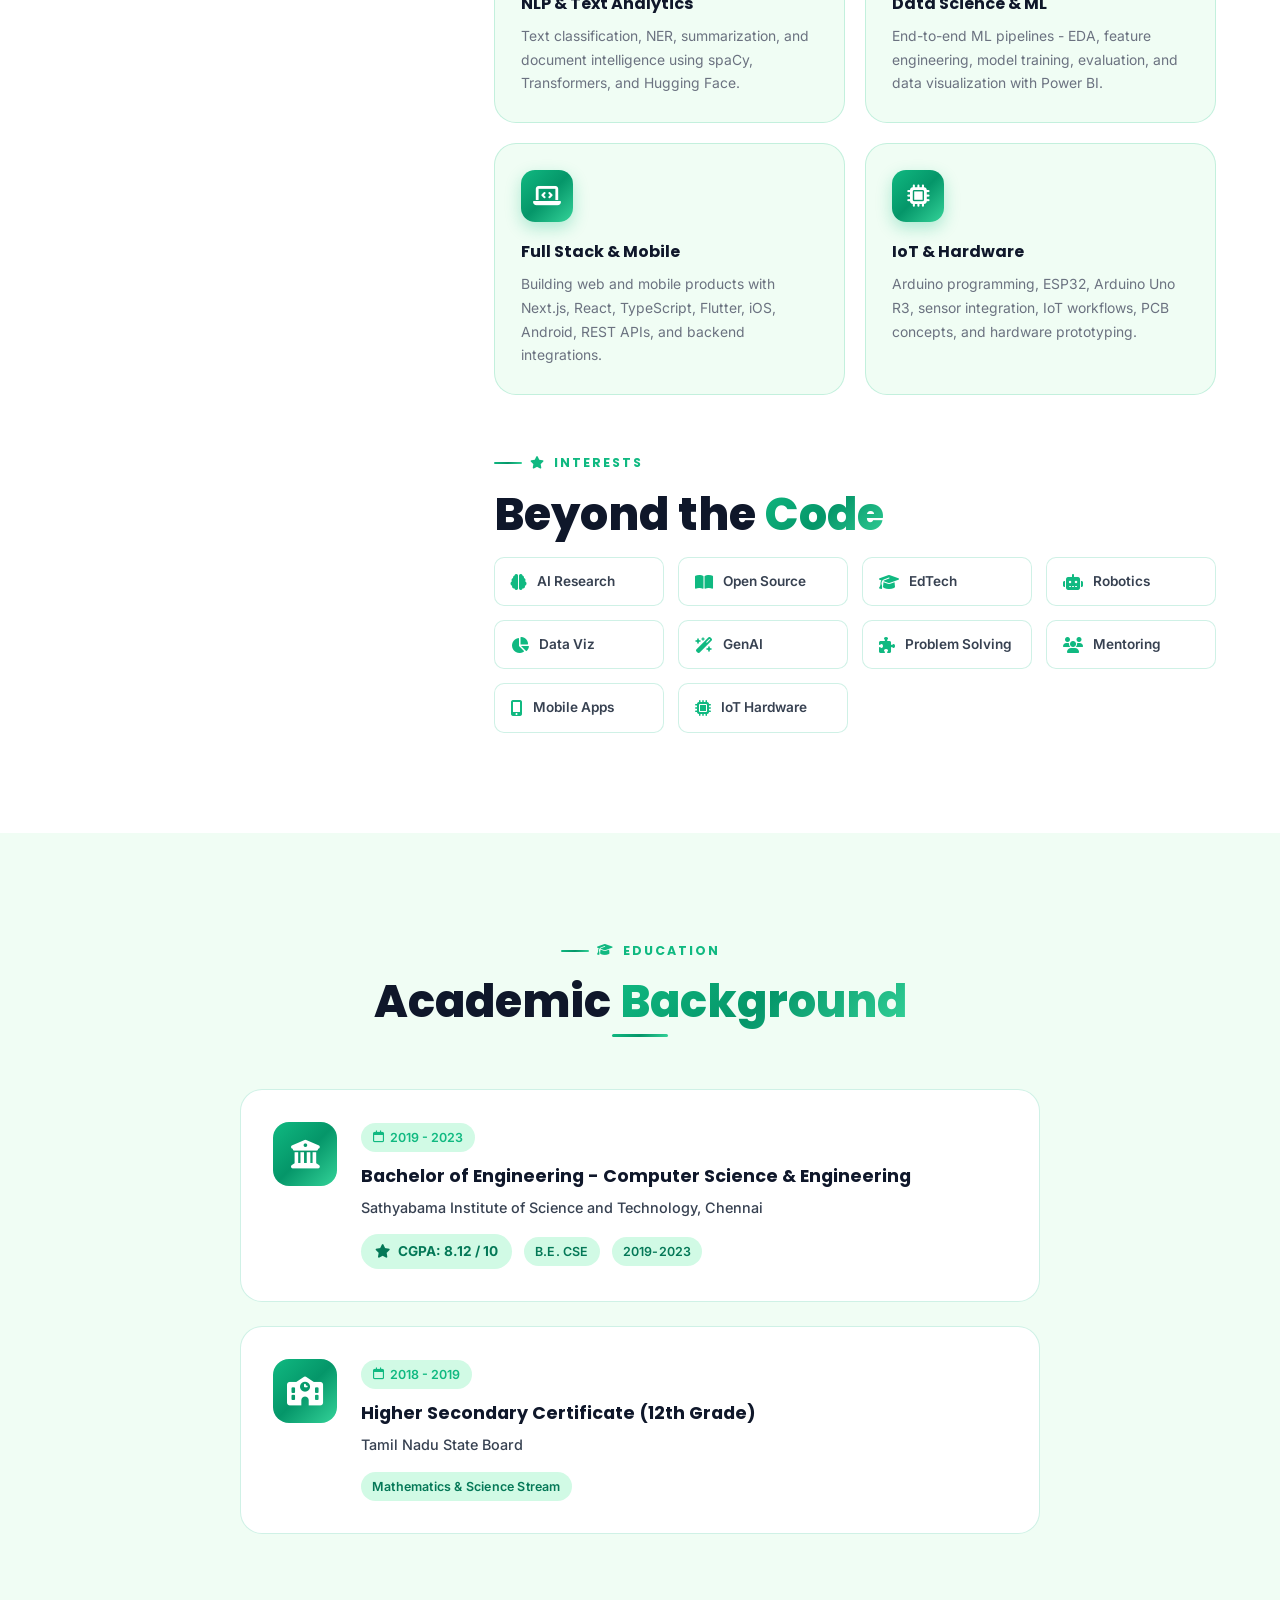
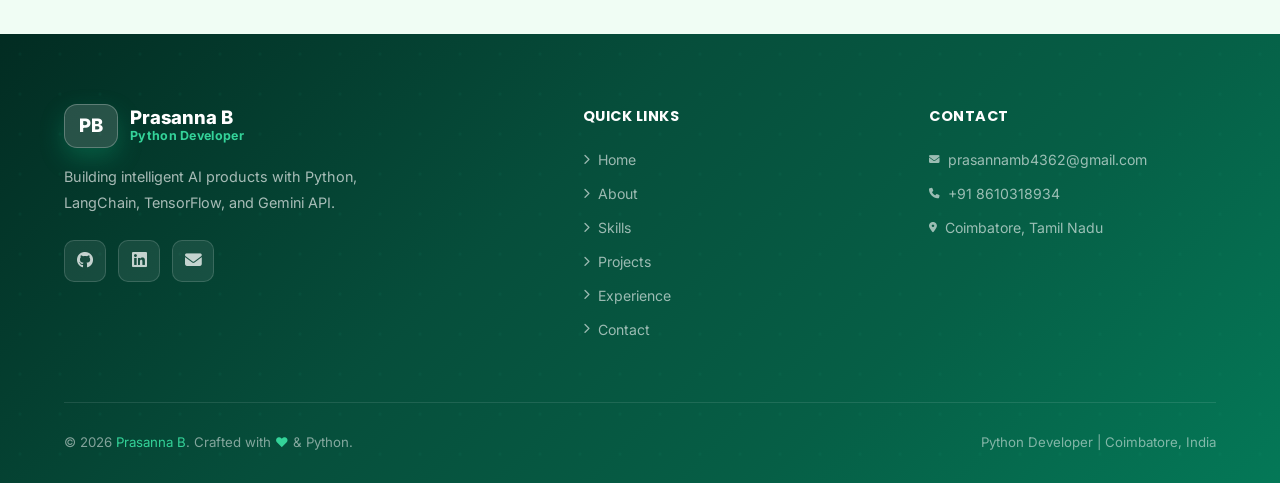
<file: about.html>
﻿<!DOCTYPE html>
<html lang="en">
<head>
  <meta charset="UTF-8" />
  <meta name="viewport" content="width=device-width, initial-scale=1.0" />
  <link rel="icon" type="image/svg+xml" href="assets/images/pb-icon.svg" />
  <link rel="apple-touch-icon" href="assets/images/pb-icon.svg" />
  <title>About | Prasanna B</title>
  <link rel="stylesheet" href="assets/css/style.css" />
  <link rel="stylesheet" href="https://cdnjs.cloudflare.com/ajax/libs/font-awesome/6.5.0/css/all.min.css" />
  <style>
    /* â”€â”€ About Page Styles â”€â”€â”€â”€â”€â”€â”€ */
    .about-main {
      display: grid;
      grid-template-columns: 360px 1fr;
      gap: 70px;
      align-items: start;
    }

    .profile-card {
      background: var(--light-bg);
      border: 1px solid var(--border);
      border-radius: var(--radius-xl);
      padding: 40px 28px;
      text-align: center;
      position: sticky;
      top: 90px;
    }

    .profile-avatar {
      width: 120px; height: 120px;
      background: var(--gradient);
      border-radius: 50%;
      margin: 0 auto 20px;
      display: flex;
      align-items: center;
      justify-content: center;
      font-family: 'Poppins', sans-serif;
      font-size: 2.8rem;
      font-weight: 900;
      color: var(--white);
      box-shadow: 0 8px 30px rgba(16,185,129,0.4);
      animation: avatar-glow 3s ease-in-out infinite;
    }

    .profile-name {
      font-family: 'Poppins', sans-serif;
      font-size: 1.4rem;
      font-weight: 800;
      color: var(--text-dark);
      margin-bottom: 4px;
    }

    .profile-title {
      font-size: 0.88rem;
      color: var(--primary-dark);
      font-weight: 600;
      margin-bottom: 20px;
    }

    .profile-info-list {
      text-align: left;
      margin: 20px 0;
      display: flex;
      flex-direction: column;
      gap: 12px;
    }

    .profile-info-item {
      display: flex;
      align-items: center;
      gap: 12px;
      font-size: 0.88rem;
      color: var(--text-mid);
    }

    .profile-info-item i {
      width: 34px; height: 34px;
      background: var(--primary-pale);
      border-radius: 8px;
      display: flex;
      align-items: center;
      justify-content: center;
      color: var(--primary-dark);
      font-size: 0.9rem;
      flex-shrink: 0;
    }

    .profile-divider {
      height: 1px;
      background: var(--border);
      margin: 22px 0;
    }

    .profile-social {
      display: flex;
      justify-content: center;
      gap: 12px;
      flex-wrap: wrap;
    }

    /* What I Do Cards */
    .what-i-do-grid {
      display: grid;
      grid-template-columns: repeat(2, 1fr);
      gap: 20px;
      margin-bottom: 50px;
    }

    .wid-card {
      background: var(--light-bg);
      border: 1px solid var(--border);
      border-radius: var(--radius-lg);
      padding: 26px;
      transition: var(--transition);
    }

    .wid-card:hover {
      border-color: var(--primary);
      box-shadow: var(--shadow-sm);
      transform: translateY(-4px);
    }

    .wid-icon {
      width: 52px; height: 52px;
      background: var(--gradient);
      border-radius: 14px;
      display: flex;
      align-items: center;
      justify-content: center;
      font-size: 1.4rem;
      color: var(--white);
      margin-bottom: 16px;
      box-shadow: 0 6px 16px rgba(16,185,129,0.3);
    }

    .wid-title {
      font-family: 'Poppins', sans-serif;
      font-size: 1rem;
      font-weight: 700;
      color: var(--text-dark);
      margin-bottom: 8px;
    }

    .wid-desc { font-size: 0.87rem; color: var(--text-light); line-height: 1.7; }

    /* Education Section */
    .education-section { background: var(--light-bg); }

    .edu-card {
      background: var(--white);
      border: 1px solid var(--border);
      border-radius: var(--radius-lg);
      padding: 32px;
      display: grid;
      grid-template-columns: auto 1fr;
      gap: 24px;
      align-items: start;
      transition: var(--transition);
    }

    .edu-card:hover {
      border-color: var(--primary);
      box-shadow: var(--shadow);
      transform: translateY(-4px);
    }

    .edu-icon {
      width: 64px; height: 64px;
      background: var(--gradient);
      border-radius: 16px;
      display: flex;
      align-items: center;
      justify-content: center;
      font-size: 1.8rem;
      color: var(--white);
      flex-shrink: 0;
    }

    .edu-year {
      display: inline-flex;
      gap: 6px;
      align-items: center;
      font-size: 0.78rem;
      font-weight: 600;
      color: var(--primary);
      background: var(--primary-pale);
      padding: 4px 12px;
      border-radius: 100px;
      margin-bottom: 10px;
    }

    .edu-degree {
      font-family: 'Poppins', sans-serif;
      font-size: 1.1rem;
      font-weight: 700;
      color: var(--text-dark);
      margin-bottom: 4px;
    }

    .edu-school {
      font-size: 0.9rem;
      color: var(--text-mid);
      font-weight: 500;
      margin-bottom: 14px;
    }

    .edu-cgpa {
      display: inline-flex;
      align-items: center;
      gap: 8px;
      background: var(--primary-pale);
      color: var(--primary-darker);
      font-size: 0.85rem;
      font-weight: 700;
      padding: 6px 14px;
      border-radius: 100px;
    }

    /* Interests */
    .interests-grid {
      display: grid;
      grid-template-columns: repeat(auto-fill, minmax(140px, 1fr));
      gap: 14px;
      margin-top: 0;
    }

    .interest-chip {
      display: flex;
      align-items: center;
      gap: 10px;
      background: var(--white);
      border: 1px solid var(--border);
      border-radius: 10px;
      padding: 12px 16px;
      font-size: 0.85rem;
      font-weight: 600;
      color: var(--text-mid);
      transition: var(--transition);
    }

    .interest-chip:hover {
      border-color: var(--primary);
      color: var(--primary-dark);
      transform: translateY(-3px);
      box-shadow: var(--shadow-xs);
    }

    .interest-chip i { color: var(--primary); font-size: 1rem; }

    @media (max-width: 900px) {
      .about-main { grid-template-columns: 1fr; }
      .profile-card { position: static; max-width: 420px; margin: 0 auto; }
      .what-i-do-grid { grid-template-columns: 1fr; }
    }
  </style>
</head>
<body>

<div id="scroll-progress"></div>

<!-- NAVBAR -->
<nav class="navbar">
  <a href="index.html" class="navbar-logo">
    <div class="logo-badge">PB</div>
    <div class="logo-text">
      <div class="logo-name">Prasanna B</div>
      <div class="logo-role">Python Developer</div>
    </div>
  </a>
  <div class="nav-links">
    <a href="index.html">Home</a>
    <a href="about.html">About</a>
    <a href="skills.html">Skills</a>
    <a href="projects.html">Projects</a>
    <a href="experience.html">Experience</a>
    <a href="contact.html" class="nav-cta">Contact</a>
  </div>
  <button class="hamburger" aria-label="Menu"><span></span><span></span><span></span></button>
</nav>
<div class="mobile-menu">
  <button class="mobile-close"><i class="fa-solid fa-xmark"></i></button>
  <a href="index.html">Home</a><a href="about.html">About</a>
  <a href="skills.html">Skills</a><a href="projects.html">Projects</a>
  <a href="experience.html">Experience</a><a href="contact.html">Contact</a>
</div>

<!-- PAGE HEADER -->
<div class="page-header">
  <div class="page-header-content">
    <div class="page-badge"><i class="fa-solid fa-user"></i> About Me</div>
    <h1>The Person Behind<br /><span>The Code</span></h1>
    <p>AI/ML Engineer, Data Scientist, and lifelong learner building intelligent systems that solve real problems.</p>
    <div class="breadcrumb">
      <a href="index.html">Home</a>
      <i class="fa-solid fa-chevron-right fa-xs"></i>
      <span>About</span>
    </div>
  </div>
</div>

<!-- ABOUT MAIN -->
<section style="background:var(--white);">
  <div class="about-main">

    <!-- Sidebar Profile Card -->
    <div class="profile-card reveal">
      <div class="profile-avatar">PB</div>
      <div class="profile-name">Prasanna B</div>
      <div class="profile-title">Python Developer | AI & ML Engineer</div>
      <div style="display:flex;justify-content:center;flex-wrap:wrap;gap:8px;margin-bottom:4px;">
        <span class="tag">Python</span>
        <span class="tag">LangChain</span>
        <span class="tag">RAG</span>
        <span class="tag">TensorFlow</span>
      </div>

      <div class="profile-divider"></div>

      <ul class="profile-info-list">
        <li class="profile-info-item">
          <i class="fa-solid fa-location-dot"></i>
          <span>Coimbatore, Tamil Nadu, India</span>
        </li>
        <li class="profile-info-item">
          <i class="fa-solid fa-envelope"></i>
          <a href="mailto:prasannamb4362@gmail.com" style="color:var(--text-mid)">prasannamb4362@gmail.com</a>
        </li>
        <li class="profile-info-item">
          <i class="fa-solid fa-phone"></i>
          <a href="tel:+918610318934" style="color:var(--text-mid)">+91 8610318934</a>
        </li>
        <li class="profile-info-item">
          <i class="fa-brands fa-github"></i>
          <a href="https://github.com/prasannab4362" target="_blank" style="color:var(--text-mid)">github.com/prasannab4362</a>
        </li>
        <li class="profile-info-item">
          <i class="fa-brands fa-linkedin"></i>
          <a href="https://www.linkedin.com/in/prasanna-balaji18/" target="_blank" style="color:var(--text-mid)">prasanna-balaji18</a>
        </li>
      </ul>

      <div class="profile-divider"></div>

      <div class="profile-social">
        <a href="https://github.com/prasannab4362" target="_blank" class="social-btn" style="background:var(--light-bg);border:1px solid var(--border);color:var(--text-mid);" aria-label="GitHub">
          <i class="fa-brands fa-github"></i>
        </a>
        <a href="https://www.linkedin.com/in/prasanna-balaji18/" target="_blank" class="social-btn" style="background:var(--light-bg);border:1px solid var(--border);color:var(--text-mid);" aria-label="LinkedIn">
          <i class="fa-brands fa-linkedin"></i>
        </a>
        <a href="mailto:prasannamb4362@gmail.com" class="social-btn" style="background:var(--light-bg);border:1px solid var(--border);color:var(--text-mid);" aria-label="Email">
          <i class="fa-solid fa-envelope"></i>
        </a>
      </div>

      <div class="profile-divider"></div>
      <a href="contact.html" class="btn btn-primary" style="width:100%;justify-content:center;">
        <i class="fa-solid fa-paper-plane"></i> Hire Me
      </a>
    </div>

    <!-- Main Content -->
    <div>
      <!-- Bio -->
      <div class="reveal" style="margin-bottom:50px;">
        <div class="section-label"><i class="fa-solid fa-id-card"></i> Bio</div>
        <h2 class="section-title">Who I Am</h2>
        <p style="color:var(--text-mid);line-height:1.9;margin-bottom:18px;">
          I'm <strong style="color:var(--text-dark)">Prasanna B</strong>, an AI/ML Engineer and Data Science enthusiast
          based in Coimbatore, India. I specialize in building real-world AI systems - from Computer Vision pipelines
          and NLP models to production-grade Generative AI applications.
        </p>
        <p style="color:var(--text-mid);line-height:1.9;margin-bottom:18px;">
          Currently working as a <strong style="color:var(--text-dark)">Python Developer at Creative Bees</strong>, after
          serving as a <strong style="color:var(--text-dark)">Robotics Engineer at Robomatic</strong> from June 2023 to August 2025,
          I build AI-powered product workflows, full-stack apps, mobile apps, VLM/OCR tools, intelligent automation,
          and IoT/hardware prototypes.
        </p>
        <p style="color:var(--text-mid);line-height:1.9;">
          My core stack includes Python, Next.js, Flutter for iOS/Android, TensorFlow, LangChain, FAISS, VLM/OCR
          pipelines, Arduino programming, ESP32, Arduino Uno R3, PCB prototyping, and agentic AI tools. I'm passionate
          about turning research into practical, deployable software and hardware products.
        </p>
      </div>

      <!-- What I Do -->
      <div class="reveal" style="margin-bottom:50px;">
        <div class="section-label"><i class="fa-solid fa-bolt"></i> Expertise</div>
        <h2 class="section-title">What I <span>Do</span></h2>
        <div class="what-i-do-grid">
          <div class="wid-card reveal-scale delay-1">
            <div class="wid-icon"><i class="fa-solid fa-robot"></i></div>
            <div class="wid-title">Generative AI & LLMs</div>
            <div class="wid-desc">Building domain-specific chatbots and Q&A systems with LangChain, FAISS, Gemini API, and RAG pipelines.</div>
          </div>
          <div class="wid-card reveal-scale delay-2">
            <div class="wid-icon"><i class="fa-solid fa-eye"></i></div>
            <div class="wid-title">Computer Vision</div>
            <div class="wid-desc">Real-time image recognition, face detection, liveness detection, and object classification using OpenCV and TensorFlow.</div>
          </div>
          <div class="wid-card reveal-scale delay-3">
            <div class="wid-icon"><i class="fa-solid fa-comment-dots"></i></div>
            <div class="wid-title">NLP & Text Analytics</div>
            <div class="wid-desc">Text classification, NER, summarization, and document intelligence using spaCy, Transformers, and Hugging Face.</div>
          </div>
          <div class="wid-card reveal-scale delay-4">
            <div class="wid-icon"><i class="fa-solid fa-chart-bar"></i></div>
            <div class="wid-title">Data Science & ML</div>
            <div class="wid-desc">End-to-end ML pipelines - EDA, feature engineering, model training, evaluation, and data visualization with Power BI.</div>
          </div>
          <div class="wid-card reveal-scale delay-5">
            <div class="wid-icon"><i class="fa-solid fa-laptop-code"></i></div>
            <div class="wid-title">Full Stack & Mobile</div>
            <div class="wid-desc">Building web and mobile products with Next.js, React, TypeScript, Flutter, iOS, Android, REST APIs, and backend integrations.</div>
          </div>
          <div class="wid-card reveal-scale delay-6">
            <div class="wid-icon"><i class="fa-solid fa-microchip"></i></div>
            <div class="wid-title">IoT & Hardware</div>
            <div class="wid-desc">Arduino programming, ESP32, Arduino Uno R3, sensor integration, IoT workflows, PCB concepts, and hardware prototyping.</div>
          </div>
        </div>
      </div>

      <!-- Interests -->
      <div class="reveal">
        <div class="section-label"><i class="fa-solid fa-star"></i> Interests</div>
        <h2 class="section-title">Beyond the <span>Code</span></h2>
        <div class="interests-grid">
          <div class="interest-chip reveal-scale delay-1"><i class="fa-solid fa-brain"></i> AI Research</div>
          <div class="interest-chip reveal-scale delay-2"><i class="fa-solid fa-book-open"></i> Open Source</div>
          <div class="interest-chip reveal-scale delay-3"><i class="fa-solid fa-graduation-cap"></i> EdTech</div>
          <div class="interest-chip reveal-scale delay-4"><i class="fa-solid fa-robot"></i> Robotics</div>
          <div class="interest-chip reveal-scale delay-5"><i class="fa-solid fa-chart-pie"></i> Data Viz</div>
          <div class="interest-chip reveal-scale delay-6"><i class="fa-solid fa-wand-magic-sparkles"></i> GenAI</div>
          <div class="interest-chip reveal-scale delay-7"><i class="fa-solid fa-puzzle-piece"></i> Problem Solving</div>
          <div class="interest-chip reveal-scale delay-8"><i class="fa-solid fa-users"></i> Mentoring</div>
          <div class="interest-chip reveal-scale delay-1"><i class="fa-solid fa-mobile-screen-button"></i> Mobile Apps</div>
          <div class="interest-chip reveal-scale delay-2"><i class="fa-solid fa-microchip"></i> IoT Hardware</div>
        </div>
      </div>
    </div>
  </div>
</section>

<!-- EDUCATION SECTION -->
<section class="education-section">
  <div class="section-header center reveal">
    <div class="section-label"><i class="fa-solid fa-graduation-cap"></i> Education</div>
    <h2 class="section-title">Academic <span>Background</span></h2>
  </div>

  <div style="max-width:800px;margin:0 auto;display:flex;flex-direction:column;gap:24px;">
    <div class="edu-card reveal">
      <div class="edu-icon"><i class="fa-solid fa-university"></i></div>
      <div>
        <div class="edu-year"><i class="fa-regular fa-calendar"></i> 2019 - 2023</div>
        <div class="edu-degree">Bachelor of Engineering - Computer Science & Engineering</div>
        <div class="edu-school">Sathyabama Institute of Science and Technology, Chennai</div>
        <div style="display:flex;gap:12px;flex-wrap:wrap;align-items:center;">
          <div class="edu-cgpa"><i class="fa-solid fa-star"></i> CGPA: 8.12 / 10</div>
          <span class="tag">B.E. CSE</span>
          <span class="tag">2019-2023</span>
        </div>
      </div>
    </div>

    <div class="edu-card reveal delay-1">
      <div class="edu-icon"><i class="fa-solid fa-school"></i></div>
      <div>
        <div class="edu-year"><i class="fa-regular fa-calendar"></i> 2018 - 2019</div>
        <div class="edu-degree">Higher Secondary Certificate (12th Grade)</div>
        <div class="edu-school">Tamil Nadu State Board</div>
        <div style="display:flex;gap:12px;flex-wrap:wrap;align-items:center;">
          <span class="tag">Mathematics & Science Stream</span>
        </div>
      </div>
    </div>
  </div>
</section>

<!-- FOOTER -->
<footer class="footer">
  <div class="footer-grid">
    <div class="footer-brand">
      <div class="footer-logo">
        <div class="logo-badge">PB</div>
        <div class="logo-text">
          <div class="logo-name">Prasanna B</div>
          <div class="logo-role">Python Developer</div>
        </div>
      </div>
      <p>Building intelligent AI products with Python, LangChain, TensorFlow, and Gemini API.</p>
      <div class="footer-social">
        <a href="https://github.com/prasannab4362" target="_blank" class="social-btn"><i class="fa-brands fa-github"></i></a>
        <a href="https://www.linkedin.com/in/prasanna-balaji18/" target="_blank" class="social-btn"><i class="fa-brands fa-linkedin"></i></a>
        <a href="mailto:prasannamb4362@gmail.com" class="social-btn"><i class="fa-solid fa-envelope"></i></a>
      </div>
    </div>
    <div>
      <div class="footer-heading">Quick Links</div>
      <ul class="footer-links">
        <li><a href="index.html"><i class="fa-solid fa-chevron-right fa-xs"></i> Home</a></li>
        <li><a href="about.html"><i class="fa-solid fa-chevron-right fa-xs"></i> About</a></li>
        <li><a href="skills.html"><i class="fa-solid fa-chevron-right fa-xs"></i> Skills</a></li>
        <li><a href="projects.html"><i class="fa-solid fa-chevron-right fa-xs"></i> Projects</a></li>
        <li><a href="experience.html"><i class="fa-solid fa-chevron-right fa-xs"></i> Experience</a></li>
        <li><a href="contact.html"><i class="fa-solid fa-chevron-right fa-xs"></i> Contact</a></li>
      </ul>
    </div>
    <div>
      <div class="footer-heading">Contact</div>
      <ul class="footer-links">
        <li><a href="mailto:prasannamb4362@gmail.com"><i class="fa-solid fa-envelope fa-xs"></i> prasannamb4362@gmail.com</a></li>
        <li><a href="tel:+918610318934"><i class="fa-solid fa-phone fa-xs"></i> +91 8610318934</a></li>
        <li><a href="#"><i class="fa-solid fa-location-dot fa-xs"></i> Coimbatore, Tamil Nadu</a></li>
      </ul>
    </div>
  </div>
  <div class="footer-bottom">
    <p>&copy; 2026 <span>Prasanna B</span>. Crafted with <span>&#10084;</span> &amp; Python.</p>
    <p>Python Developer | Coimbatore, India</p>
  </div>
</footer>

<script src="assets/js/main.js"></script>
</body>
</html>
</file>
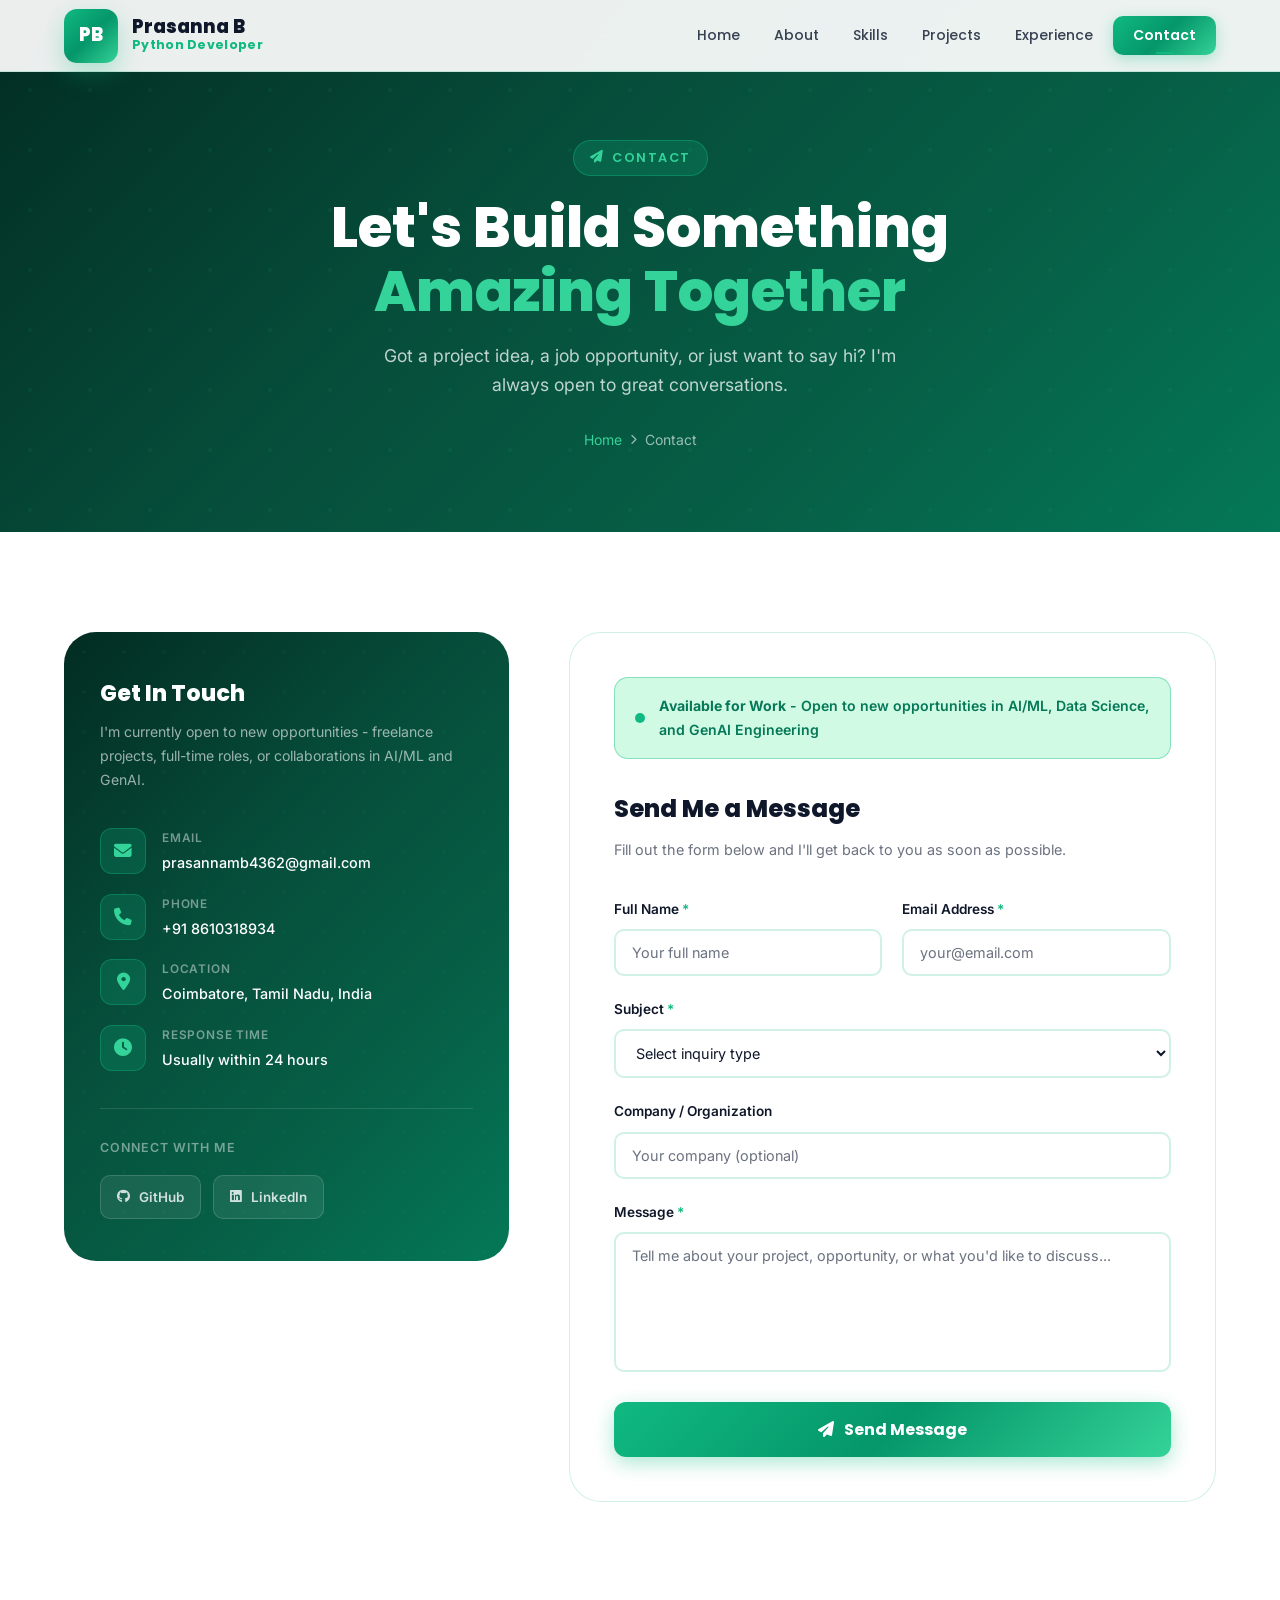
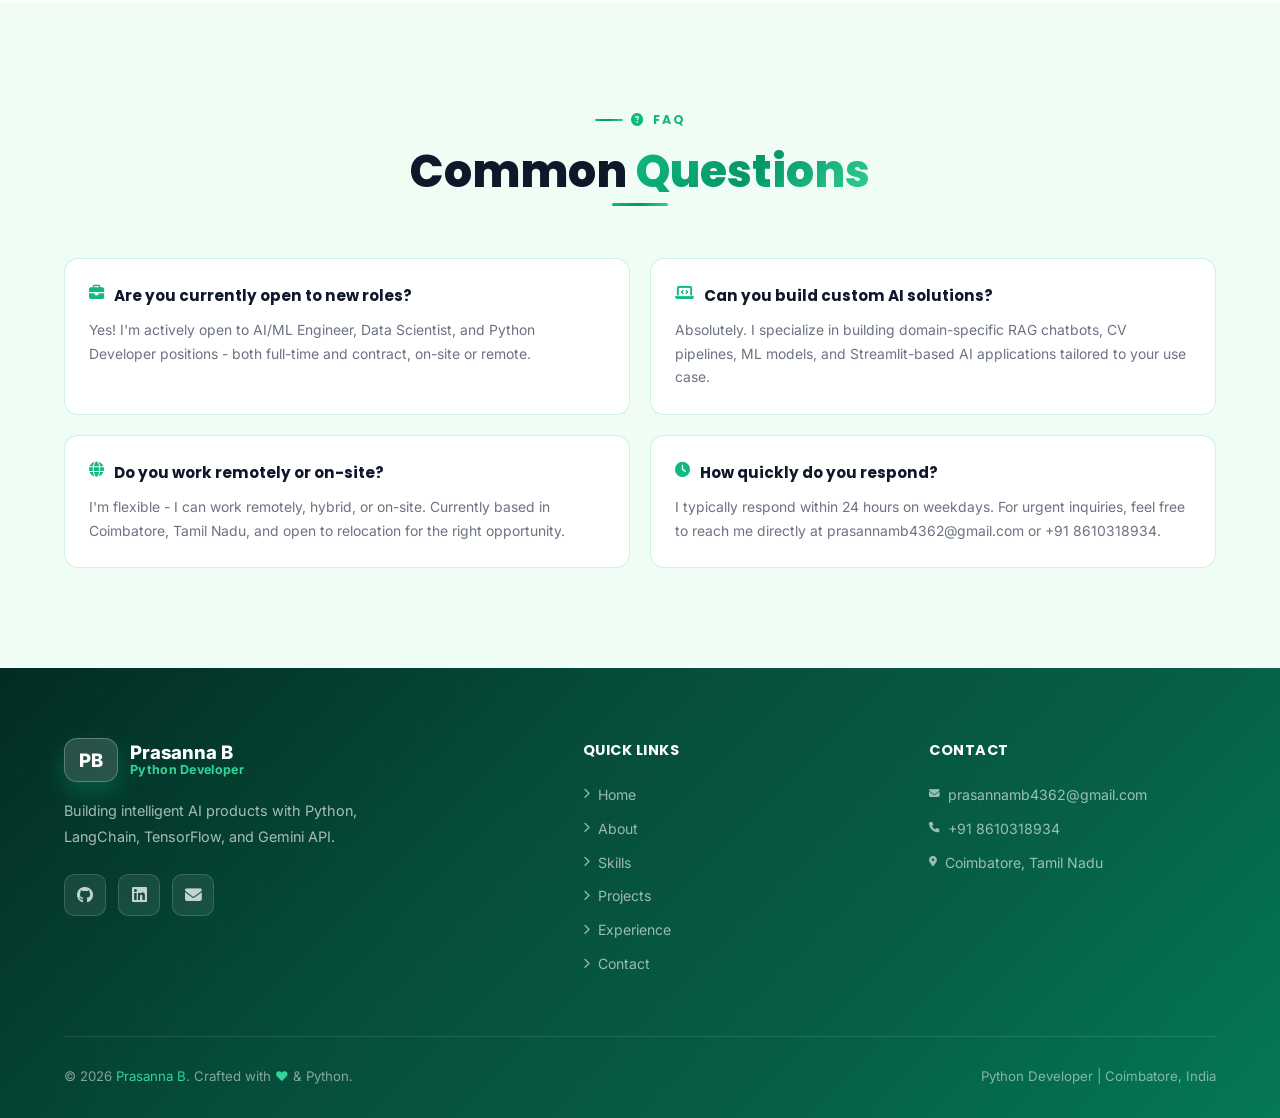
<file: contact.html>
﻿<!DOCTYPE html>
<html lang="en">
<head>
  <meta charset="UTF-8" />
  <meta name="viewport" content="width=device-width, initial-scale=1.0" />
  <link rel="icon" type="image/svg+xml" href="assets/images/pb-icon.svg" />
  <link rel="apple-touch-icon" href="assets/images/pb-icon.svg" />
  <title>Contact | Prasanna B</title>
  <link rel="stylesheet" href="assets/css/style.css" />
  <link rel="stylesheet" href="https://cdnjs.cloudflare.com/ajax/libs/font-awesome/6.5.0/css/all.min.css" />
  <style>
    /* Contact Layout */
    .contact-layout {
      display: grid;
      grid-template-columns: 1.1fr 1.6fr;
      gap: 60px;
      align-items: start;
    }

    /* Info Panel */
    .contact-info-panel { position: sticky; top: 90px; }

    .contact-info-card {
      background: var(--gradient-hero);
      border-radius: var(--radius-xl);
      padding: 42px 36px;
      position: relative;
      overflow: hidden;
    }

    .contact-info-card::before {
      content: '';
      position: absolute;
      inset: 0;
      background: url("data:image/svg+xml,%3Csvg width='40' height='40' viewBox='0 0 40 40' xmlns='http://www.w3.org/2000/svg'%3E%3Cg fill='%2310b981' fill-opacity='0.08'%3E%3Ccircle cx='20' cy='20' r='1.5'/%3E%3C/g%3E%3C/svg%3E");
    }

    .contact-info-inner { position: relative; }

    .contact-info-header {
      margin-bottom: 36px;
    }

    .contact-info-header h3 {
      font-family: 'Poppins', sans-serif;
      font-size: 1.4rem;
      font-weight: 800;
      color: var(--white);
      margin-bottom: 8px;
    }

    .contact-info-header p {
      font-size: 0.88rem;
      color: rgba(255,255,255,0.6);
      line-height: 1.7;
    }

    .contact-info-list {
      display: flex;
      flex-direction: column;
      gap: 18px;
      margin-bottom: 36px;
    }

    .contact-info-item {
      display: flex;
      align-items: flex-start;
      gap: 16px;
    }

    .ci-icon {
      width: 46px; height: 46px;
      background: rgba(16,185,129,0.2);
      border: 1px solid rgba(16,185,129,0.35);
      border-radius: 12px;
      display: flex;
      align-items: center;
      justify-content: center;
      font-size: 1.1rem;
      color: var(--accent);
      flex-shrink: 0;
    }

    .ci-label {
      font-size: 0.74rem;
      font-weight: 600;
      color: rgba(255,255,255,0.45);
      letter-spacing: 0.8px;
      text-transform: uppercase;
      margin-bottom: 3px;
    }

    .ci-value {
      font-size: 0.9rem;
      color: var(--white);
      font-weight: 500;
    }

    .ci-value a {
      color: var(--white);
      transition: var(--transition);
    }

    .ci-value a:hover { color: var(--accent); }

    .contact-divider {
      height: 1px;
      background: rgba(255,255,255,0.12);
      margin: 28px 0;
    }

    .contact-social-row {
      display: flex;
      gap: 12px;
      flex-wrap: wrap;
    }

    .contact-social-btn {
      display: flex;
      align-items: center;
      gap: 9px;
      background: rgba(255,255,255,0.08);
      border: 1px solid rgba(255,255,255,0.15);
      border-radius: 10px;
      padding: 10px 16px;
      color: rgba(255,255,255,0.8);
      font-size: 0.84rem;
      font-weight: 600;
      transition: var(--transition);
    }

    .contact-social-btn:hover {
      background: var(--primary);
      border-color: var(--primary);
      color: var(--white);
      transform: translateY(-2px);
    }

    /* Contact Form */
    .contact-form-wrap {
      background: var(--white);
      border: 1px solid var(--border);
      border-radius: var(--radius-xl);
      padding: 44px;
    }

    .form-header { margin-bottom: 36px; }

    .form-header h3 {
      font-family: 'Poppins', sans-serif;
      font-size: 1.5rem;
      font-weight: 800;
      color: var(--text-dark);
      margin-bottom: 8px;
    }

    .form-header p { font-size: 0.9rem; color: var(--text-light); }

    .form-row {
      display: grid;
      grid-template-columns: 1fr 1fr;
      gap: 20px;
    }

    .form-group { margin-bottom: 22px; }

    .form-label {
      display: block;
      font-size: 0.85rem;
      font-weight: 600;
      color: var(--text-dark);
      margin-bottom: 8px;
    }

    .form-label span { color: var(--primary); }

    .form-input,
    .form-select,
    .form-textarea {
      width: 100%;
      padding: 13px 16px;
      border: 2px solid var(--border);
      border-radius: 10px;
      font-family: 'Inter', sans-serif;
      font-size: 0.9rem;
      color: var(--text-dark);
      background: var(--white);
      transition: var(--transition);
      outline: none;
      resize: none;
    }

    .form-input::placeholder,
    .form-textarea::placeholder { color: var(--text-light); }

    .form-input:focus,
    .form-select:focus,
    .form-textarea:focus {
      border-color: var(--primary);
      box-shadow: 0 0 0 4px rgba(16,185,129,0.1);
    }

    .form-textarea { min-height: 140px; }

    .form-submit {
      width: 100%;
      padding: 15px;
      font-family: 'Poppins', sans-serif;
      font-size: 1rem;
      font-weight: 700;
      color: var(--white);
      background: var(--gradient);
      border: none;
      border-radius: 12px;
      cursor: pointer;
      transition: var(--transition);
      display: flex;
      align-items: center;
      justify-content: center;
      gap: 10px;
      box-shadow: 0 6px 20px rgba(16,185,129,0.35);
    }

    .form-submit:hover {
      transform: translateY(-3px);
      box-shadow: 0 12px 30px rgba(16,185,129,0.45);
    }

    /* Availability Banner */
    .availability-banner {
      background: var(--primary-pale);
      border: 1.5px solid var(--border-strong);
      border-radius: var(--radius);
      padding: 16px 20px;
      display: flex;
      align-items: center;
      gap: 14px;
      margin-bottom: 30px;
    }

    .avail-dot {
      width: 10px; height: 10px;
      background: var(--primary);
      border-radius: 50%;
      flex-shrink: 0;
      animation: pulse-dot 1.5s ease infinite;
    }

    .avail-text {
      font-size: 0.88rem;
      color: var(--primary-darker);
      font-weight: 600;
    }

    /* FAQ / Quick Questions */
    .faq-section { background: var(--light-bg); }

    .faq-grid {
      display: grid;
      grid-template-columns: 1fr 1fr;
      gap: 20px;
    }

    .faq-card {
      background: var(--white);
      border: 1px solid var(--border);
      border-radius: var(--radius);
      padding: 24px;
      transition: var(--transition);
    }

    .faq-card:hover {
      border-color: var(--primary);
      box-shadow: var(--shadow-sm);
    }

    .faq-q {
      font-family: 'Poppins', sans-serif;
      font-size: 0.95rem;
      font-weight: 700;
      color: var(--text-dark);
      margin-bottom: 10px;
      display: flex;
      align-items: flex-start;
      gap: 10px;
    }

    .faq-q i { color: var(--primary); margin-top: 2px; flex-shrink: 0; }

    .faq-a { font-size: 0.87rem; color: var(--text-light); line-height: 1.7; }

    @media (max-width: 900px) {
      .contact-layout { grid-template-columns: 1fr; }
      .contact-info-panel { position: static; }
      .form-row { grid-template-columns: 1fr; }
      .faq-grid { grid-template-columns: 1fr; }
    }
  </style>
</head>
<body>

<div id="scroll-progress"></div>

<!-- NAVBAR -->
<nav class="navbar">
  <a href="index.html" class="navbar-logo">
    <div class="logo-badge">PB</div>
    <div class="logo-text">
      <div class="logo-name">Prasanna B</div>
      <div class="logo-role">Python Developer</div>
    </div>
  </a>
  <div class="nav-links">
    <a href="index.html">Home</a>
    <a href="about.html">About</a>
    <a href="skills.html">Skills</a>
    <a href="projects.html">Projects</a>
    <a href="experience.html">Experience</a>
    <a href="contact.html" class="nav-cta">Contact</a>
  </div>
  <button class="hamburger" aria-label="Menu"><span></span><span></span><span></span></button>
</nav>
<div class="mobile-menu">
  <button class="mobile-close"><i class="fa-solid fa-xmark"></i></button>
  <a href="index.html">Home</a><a href="about.html">About</a>
  <a href="skills.html">Skills</a><a href="projects.html">Projects</a>
  <a href="experience.html">Experience</a><a href="contact.html">Contact</a>
</div>

<!-- PAGE HEADER -->
<div class="page-header">
  <div class="page-header-content">
    <div class="page-badge"><i class="fa-solid fa-paper-plane"></i> Contact</div>
    <h1>Let's Build Something<br /><span>Amazing Together</span></h1>
    <p>Got a project idea, a job opportunity, or just want to say hi? I'm always open to great conversations.</p>
    <div class="breadcrumb">
      <a href="index.html">Home</a>
      <i class="fa-solid fa-chevron-right fa-xs"></i>
      <span>Contact</span>
    </div>
  </div>
</div>

<!-- CONTACT SECTION -->
<section style="background:var(--white);">
  <div class="contact-layout">

    <!-- Info Panel -->
    <div class="contact-info-panel reveal-left">
      <div class="contact-info-card">
        <div class="contact-info-inner">
          <div class="contact-info-header">
            <h3>Get In Touch</h3>
            <p>I'm currently open to new opportunities - freelance projects, full-time roles, or collaborations in AI/ML and GenAI.</p>
          </div>

          <div class="contact-info-list">
            <div class="contact-info-item">
              <div class="ci-icon"><i class="fa-solid fa-envelope"></i></div>
              <div>
                <div class="ci-label">Email</div>
                <div class="ci-value"><a href="mailto:prasannamb4362@gmail.com">prasannamb4362@gmail.com</a></div>
              </div>
            </div>
            <div class="contact-info-item">
              <div class="ci-icon"><i class="fa-solid fa-phone"></i></div>
              <div>
                <div class="ci-label">Phone</div>
                <div class="ci-value"><a href="tel:+918610318934">+91 8610318934</a></div>
              </div>
            </div>
            <div class="contact-info-item">
              <div class="ci-icon"><i class="fa-solid fa-location-dot"></i></div>
              <div>
                <div class="ci-label">Location</div>
                <div class="ci-value">Coimbatore, Tamil Nadu, India</div>
              </div>
            </div>
            <div class="contact-info-item">
              <div class="ci-icon"><i class="fa-solid fa-clock"></i></div>
              <div>
                <div class="ci-label">Response Time</div>
                <div class="ci-value">Usually within 24 hours</div>
              </div>
            </div>
          </div>

          <div class="contact-divider"></div>

          <div style="margin-bottom:16px;font-size:0.78rem;font-weight:600;color:rgba(255,255,255,0.45);letter-spacing:1px;text-transform:uppercase;">Connect With Me</div>
          <div class="contact-social-row">
            <a href="https://github.com/prasannab4362" target="_blank" class="contact-social-btn">
              <i class="fa-brands fa-github"></i> GitHub
            </a>
            <a href="https://www.linkedin.com/in/prasanna-balaji18/" target="_blank" class="contact-social-btn">
              <i class="fa-brands fa-linkedin"></i> LinkedIn
            </a>
          </div>
        </div>
      </div>
    </div>

    <!-- Form -->
    <div class="reveal-right">
      <div class="contact-form-wrap">
        <div class="availability-banner">
          <div class="avail-dot"></div>
          <div class="avail-text">
            <strong>Available for Work</strong> - Open to new opportunities in AI/ML, Data Science, and GenAI Engineering
          </div>
        </div>

        <div class="form-header">
          <h3>Send Me a Message</h3>
          <p>Fill out the form below and I'll get back to you as soon as possible.</p>
        </div>

        <form id="contact-form" action="mailto:prasannamb4362@gmail.com" method="post" enctype="text/plain">
          <div class="form-row">
            <div class="form-group">
              <label class="form-label" for="name">Full Name <span>*</span></label>
              <input class="form-input" type="text" id="name" name="name" placeholder="Your full name" required />
            </div>
            <div class="form-group">
              <label class="form-label" for="email">Email Address <span>*</span></label>
              <input class="form-input" type="email" id="email" name="email" placeholder="your@email.com" required />
            </div>
          </div>

          <div class="form-group">
            <label class="form-label" for="subject">Subject <span>*</span></label>
            <select class="form-select" id="subject" name="subject" required>
              <option value="" disabled selected>Select inquiry type</option>
              <option value="job">Job Opportunity / Hire Me</option>
              <option value="freelance">Freelance Project</option>
              <option value="collaboration">Collaboration / Partnership</option>
              <option value="consultation">AI/ML Consultation</option>
              <option value="other">Other</option>
            </select>
          </div>

          <div class="form-group">
            <label class="form-label" for="company">Company / Organization</label>
            <input class="form-input" type="text" id="company" name="company" placeholder="Your company (optional)" />
          </div>

          <div class="form-group">
            <label class="form-label" for="message">Message <span>*</span></label>
            <textarea class="form-textarea" id="message" name="message" placeholder="Tell me about your project, opportunity, or what you'd like to discuss..." required></textarea>
          </div>

          <button type="submit" class="form-submit">
            <i class="fa-solid fa-paper-plane"></i>
            Send Message
          </button>
        </form>
      </div>
    </div>
  </div>
</section>

<!-- FAQ -->
<section class="faq-section">
  <div class="section-header center reveal">
    <div class="section-label"><i class="fa-solid fa-circle-question"></i> FAQ</div>
    <h2 class="section-title">Common <span>Questions</span></h2>
  </div>

  <div class="faq-grid">
    <div class="faq-card reveal delay-1">
      <div class="faq-q"><i class="fa-solid fa-briefcase"></i> Are you currently open to new roles?</div>
      <p class="faq-a">Yes! I'm actively open to AI/ML Engineer, Data Scientist, and Python Developer positions - both full-time and contract, on-site or remote.</p>
    </div>
    <div class="faq-card reveal delay-2">
      <div class="faq-q"><i class="fa-solid fa-laptop-code"></i> Can you build custom AI solutions?</div>
      <p class="faq-a">Absolutely. I specialize in building domain-specific RAG chatbots, CV pipelines, ML models, and Streamlit-based AI applications tailored to your use case.</p>
    </div>
    <div class="faq-card reveal delay-3">
      <div class="faq-q"><i class="fa-solid fa-globe"></i> Do you work remotely or on-site?</div>
      <p class="faq-a">I'm flexible - I can work remotely, hybrid, or on-site. Currently based in Coimbatore, Tamil Nadu, and open to relocation for the right opportunity.</p>
    </div>
    <div class="faq-card reveal delay-4">
      <div class="faq-q"><i class="fa-solid fa-clock"></i> How quickly do you respond?</div>
      <p class="faq-a">I typically respond within 24 hours on weekdays. For urgent inquiries, feel free to reach me directly at prasannamb4362@gmail.com or +91 8610318934.</p>
    </div>
  </div>
</section>

<!-- FOOTER -->
<footer class="footer">
  <div class="footer-grid">
    <div class="footer-brand">
      <div class="footer-logo">
        <div class="logo-badge">PB</div>
        <div class="logo-text">
          <div class="logo-name">Prasanna B</div>
          <div class="logo-role">Python Developer</div>
        </div>
      </div>
      <p>Building intelligent AI products with Python, LangChain, TensorFlow, and Gemini API.</p>
      <div class="footer-social">
        <a href="https://github.com/prasannab4362" target="_blank" class="social-btn"><i class="fa-brands fa-github"></i></a>
        <a href="https://www.linkedin.com/in/prasanna-balaji18/" target="_blank" class="social-btn"><i class="fa-brands fa-linkedin"></i></a>
        <a href="mailto:prasannamb4362@gmail.com" class="social-btn"><i class="fa-solid fa-envelope"></i></a>
      </div>
    </div>
    <div>
      <div class="footer-heading">Quick Links</div>
      <ul class="footer-links">
        <li><a href="index.html"><i class="fa-solid fa-chevron-right fa-xs"></i> Home</a></li>
        <li><a href="about.html"><i class="fa-solid fa-chevron-right fa-xs"></i> About</a></li>
        <li><a href="skills.html"><i class="fa-solid fa-chevron-right fa-xs"></i> Skills</a></li>
        <li><a href="projects.html"><i class="fa-solid fa-chevron-right fa-xs"></i> Projects</a></li>
        <li><a href="experience.html"><i class="fa-solid fa-chevron-right fa-xs"></i> Experience</a></li>
        <li><a href="contact.html"><i class="fa-solid fa-chevron-right fa-xs"></i> Contact</a></li>
      </ul>
    </div>
    <div>
      <div class="footer-heading">Contact</div>
      <ul class="footer-links">
        <li><a href="mailto:prasannamb4362@gmail.com"><i class="fa-solid fa-envelope fa-xs"></i> prasannamb4362@gmail.com</a></li>
        <li><a href="tel:+918610318934"><i class="fa-solid fa-phone fa-xs"></i> +91 8610318934</a></li>
        <li><a href="#"><i class="fa-solid fa-location-dot fa-xs"></i> Coimbatore, Tamil Nadu</a></li>
      </ul>
    </div>
  </div>
  <div class="footer-bottom">
    <p>&copy; 2026 <span>Prasanna B</span>. Crafted with <span>&#10084;</span> &amp; Python.</p>
    <p>Python Developer | Coimbatore, India</p>
  </div>
</footer>

<script src="assets/js/main.js"></script>
</body>
</html>
</file>
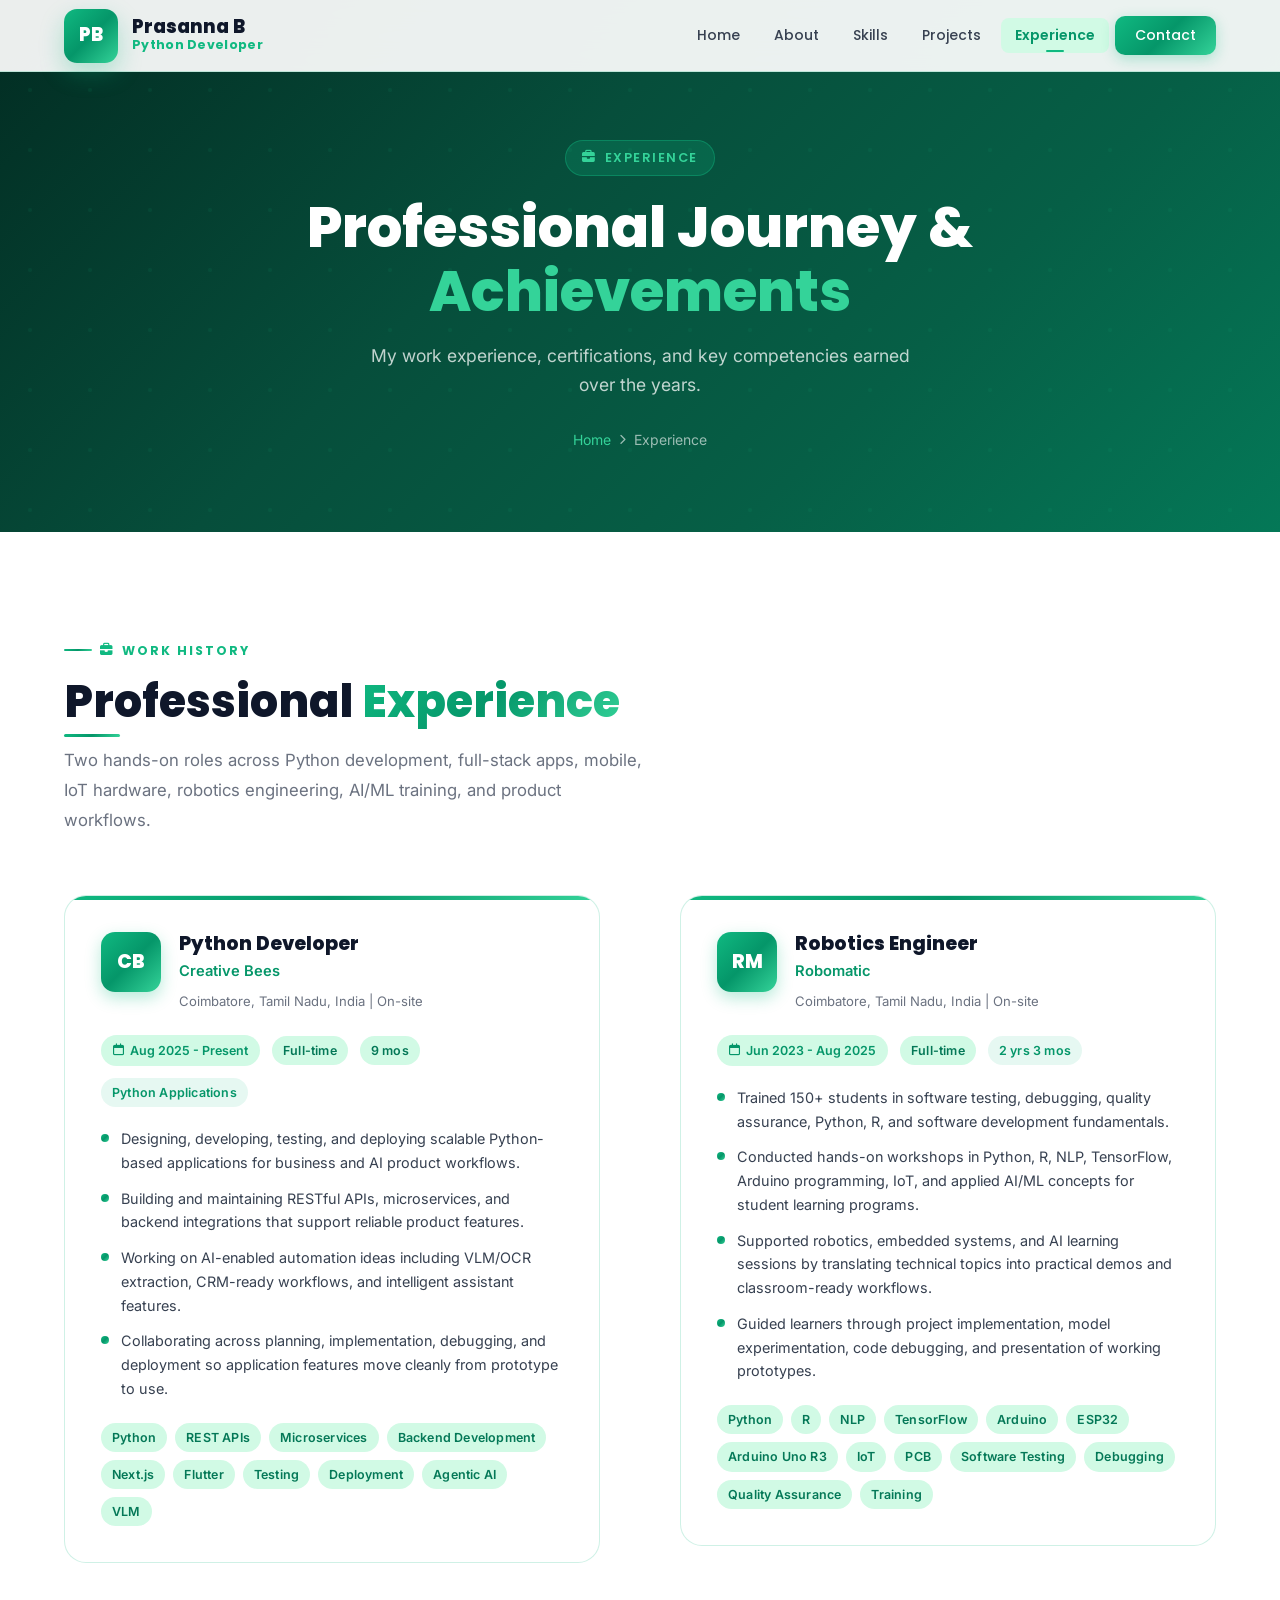
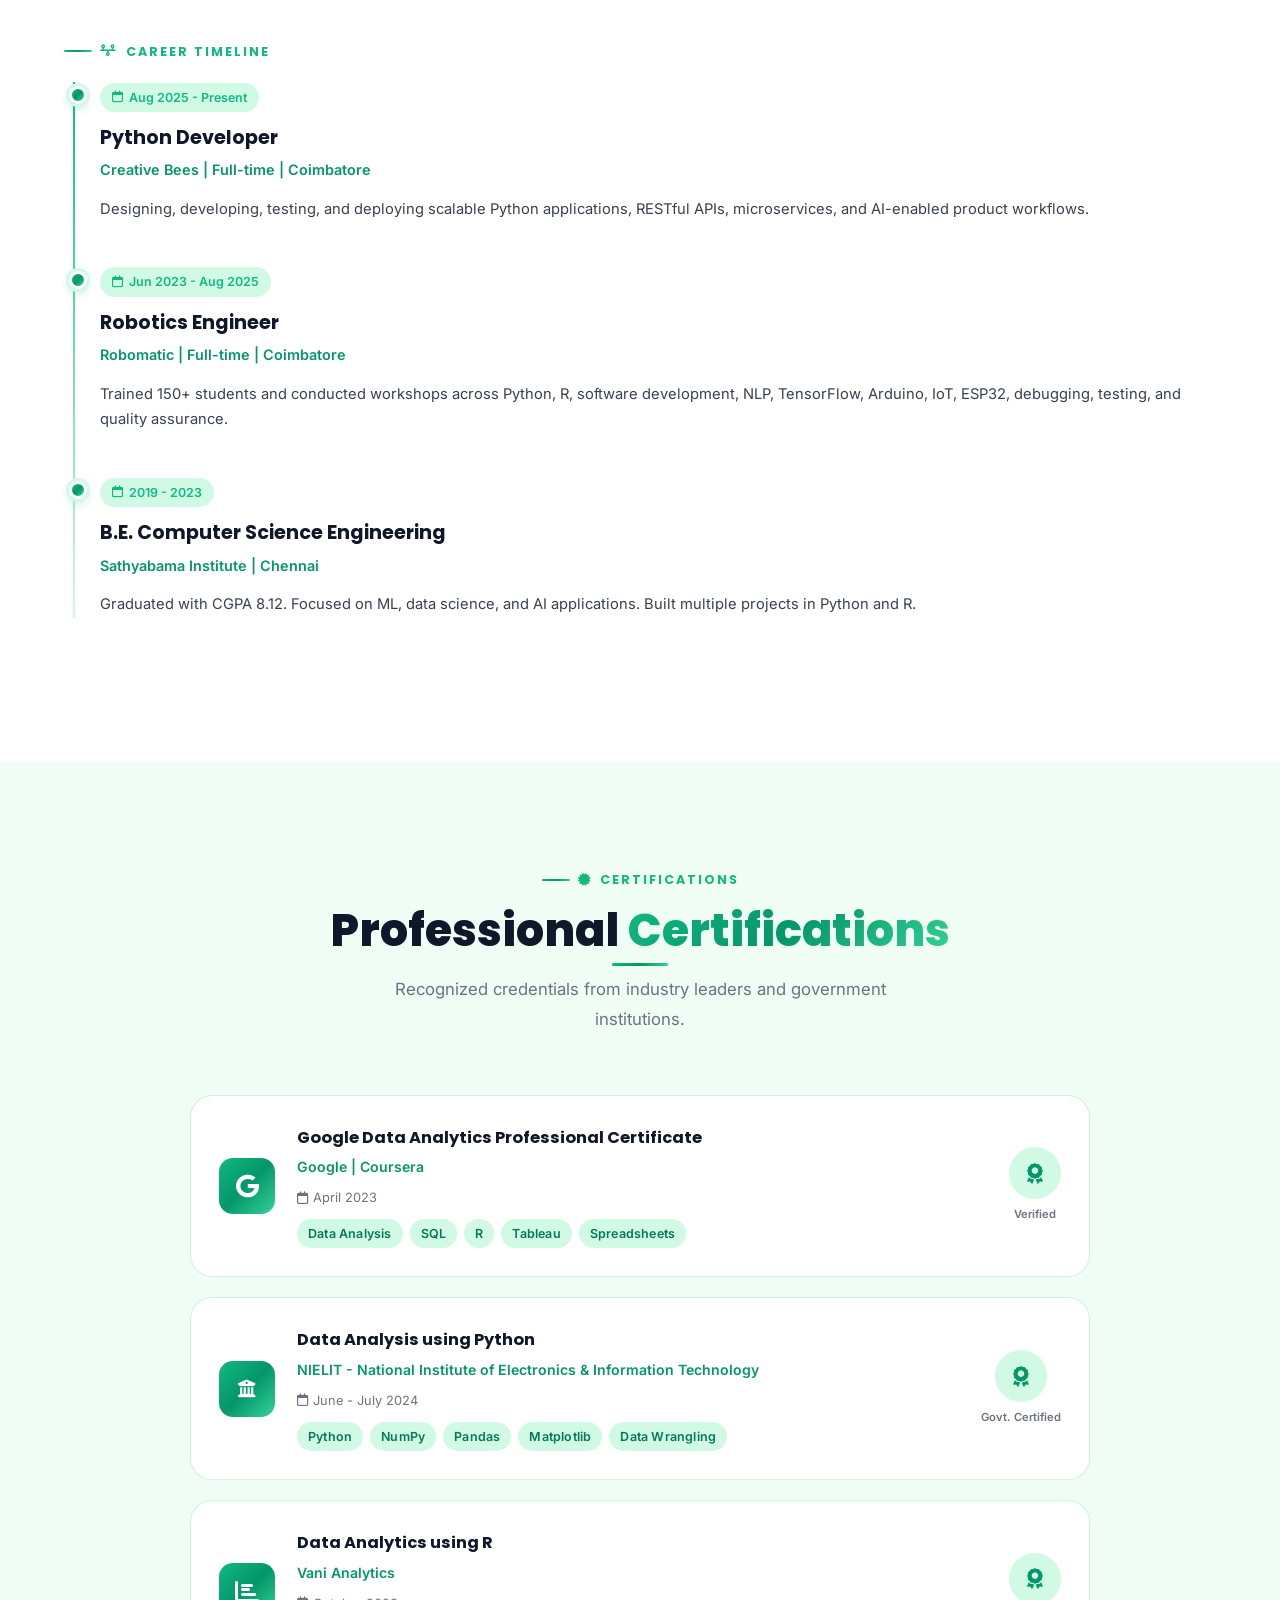
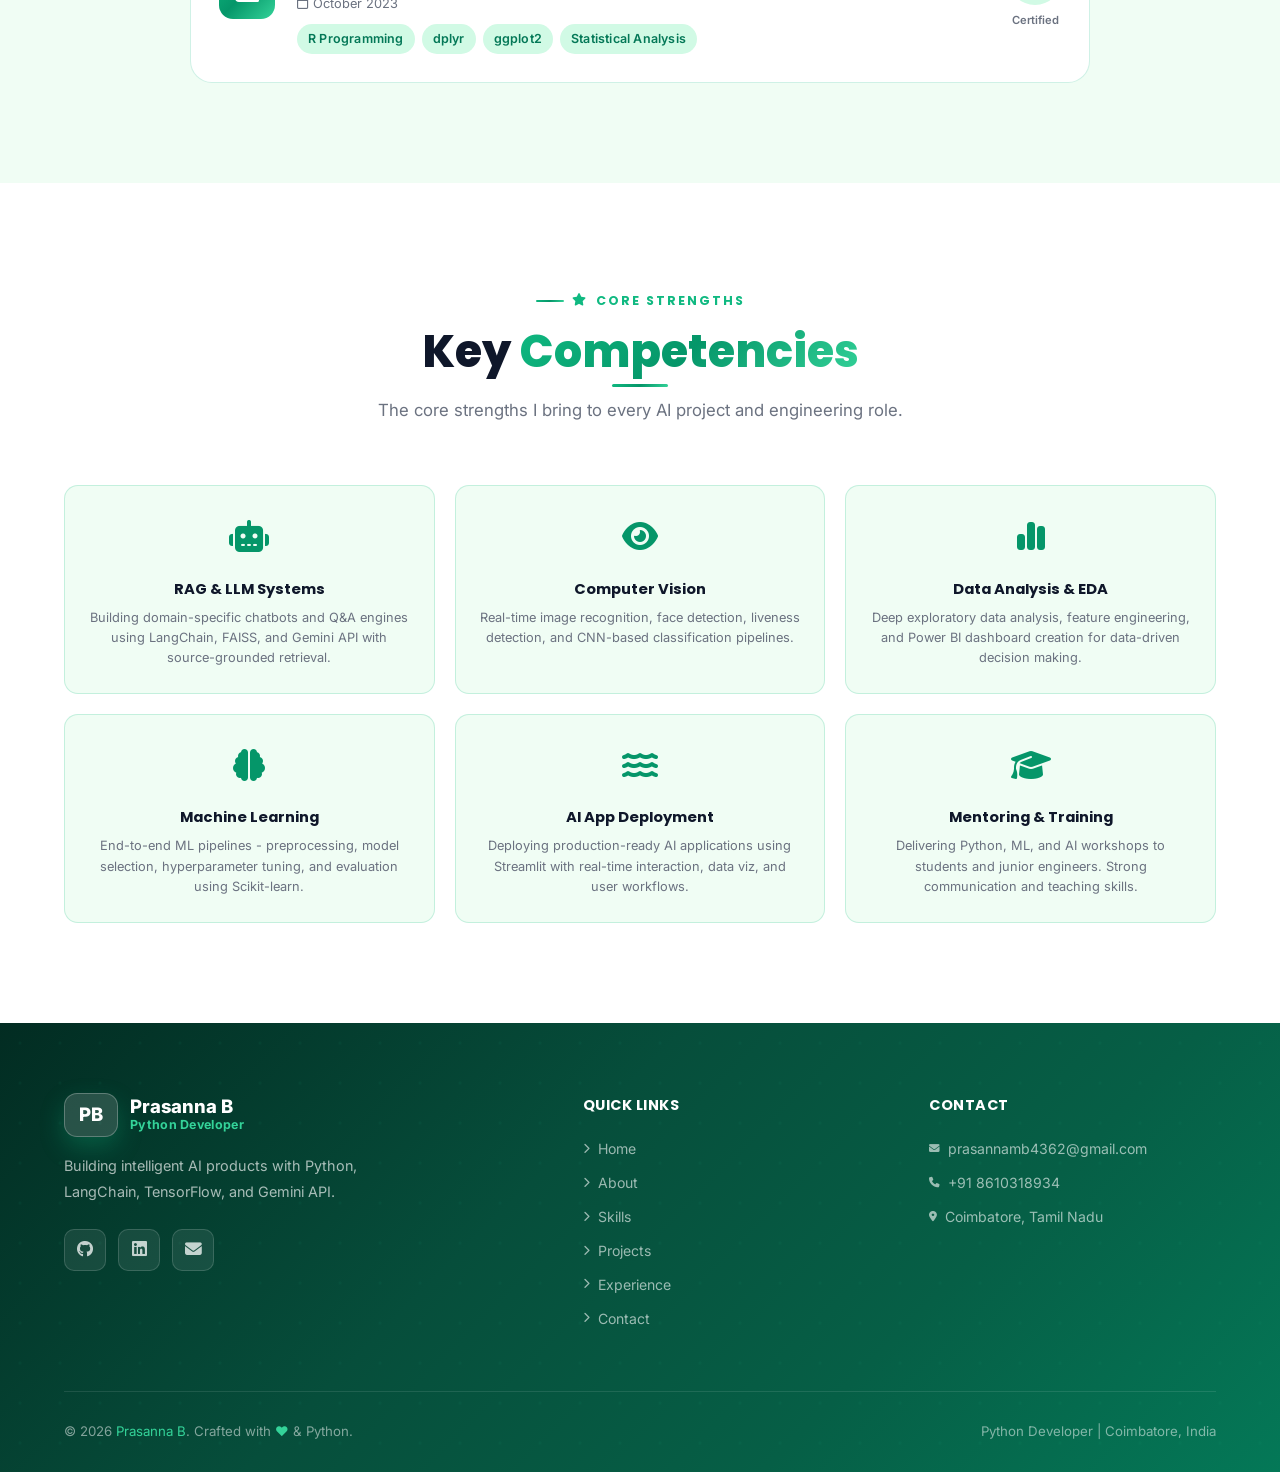
<file: experience.html>
﻿<!DOCTYPE html>
<html lang="en">
<head>
  <meta charset="UTF-8" />
  <meta name="viewport" content="width=device-width, initial-scale=1.0" />
  <link rel="icon" type="image/svg+xml" href="assets/images/pb-icon.svg" />
  <link rel="apple-touch-icon" href="assets/images/pb-icon.svg" />
  <title>Experience | Prasanna B</title>
  <link rel="stylesheet" href="assets/css/style.css" />
  <link rel="stylesheet" href="https://cdnjs.cloudflare.com/ajax/libs/font-awesome/6.5.0/css/all.min.css" />
  <style>
    /* Experience Layout */
    .exp-layout {
      display: grid;
      grid-template-columns: 1fr 1fr;
      gap: 80px;
      align-items: start;
    }

    .exp-card {
      background: var(--white);
      border: 1px solid var(--border);
      border-radius: var(--radius-lg);
      padding: 36px;
      position: relative;
      overflow: hidden;
      transition: var(--transition);
    }

    .exp-card:hover {
      border-color: var(--border-strong);
      box-shadow: var(--shadow-lg);
      transform: translateY(-4px);
    }

    .exp-card::before {
      content: '';
      position: absolute;
      top: 0; left: 0; right: 0;
      height: 4px;
      background: var(--gradient);
    }

    .exp-company-row {
      display: flex;
      align-items: flex-start;
      gap: 18px;
      margin-bottom: 22px;
    }

    .exp-company-logo {
      width: 60px; height: 60px;
      background: var(--gradient);
      border-radius: 14px;
      display: flex;
      align-items: center;
      justify-content: center;
      font-family: 'Poppins', sans-serif;
      font-size: 1.2rem;
      font-weight: 800;
      color: var(--white);
      flex-shrink: 0;
      box-shadow: 0 6px 16px rgba(16,185,129,0.3);
    }

    .exp-role {
      font-family: 'Poppins', sans-serif;
      font-size: 1.2rem;
      font-weight: 800;
      color: var(--text-dark);
      line-height: 1.2;
      margin-bottom: 4px;
    }

    .exp-company {
      font-size: 0.92rem;
      font-weight: 600;
      color: var(--primary-dark);
      margin-bottom: 6px;
    }

    .exp-date-row {
      display: flex;
      align-items: center;
      gap: 12px;
      flex-wrap: wrap;
      margin-bottom: 20px;
    }

    .exp-date {
      display: inline-flex;
      align-items: center;
      gap: 6px;
      font-size: 0.78rem;
      font-weight: 600;
      color: var(--primary-dark);
      background: var(--primary-pale);
      padding: 5px 12px;
      border-radius: 100px;
    }

    .exp-responsibilities {
      list-style: none;
      display: flex;
      flex-direction: column;
      gap: 12px;
      margin-bottom: 22px;
    }

    .exp-responsibilities li {
      display: flex;
      align-items: flex-start;
      gap: 12px;
      font-size: 0.9rem;
      color: var(--text-mid);
      line-height: 1.65;
    }

    .exp-responsibilities li::before {
      content: '';
      display: block;
      width: 8px; height: 8px;
      background: var(--gradient);
      border-radius: 50%;
      flex-shrink: 0;
      margin-top: 7px;
    }

    .exp-tech-stack {
      display: flex;
      flex-wrap: wrap;
      gap: 8px;
    }

    /* Certifications */
    .certs-section { background: var(--light-bg); }

    .cert-card {
      background: var(--white);
      border: 1px solid var(--border);
      border-radius: var(--radius-lg);
      padding: 28px;
      display: grid;
      grid-template-columns: auto 1fr auto;
      align-items: center;
      gap: 22px;
      transition: var(--transition);
    }

    .cert-card:hover {
      border-color: var(--primary);
      box-shadow: var(--shadow);
      transform: translateY(-3px);
    }

    .cert-icon {
      width: 56px; height: 56px;
      background: var(--gradient);
      border-radius: 14px;
      display: flex;
      align-items: center;
      justify-content: center;
      font-size: 1.5rem;
      color: var(--white);
      flex-shrink: 0;
    }

    .cert-name {
      font-family: 'Poppins', sans-serif;
      font-size: 1.02rem;
      font-weight: 700;
      color: var(--text-dark);
      margin-bottom: 4px;
    }

    .cert-issuer {
      font-size: 0.88rem;
      color: var(--primary-dark);
      font-weight: 600;
      margin-bottom: 8px;
    }

    .cert-date {
      font-size: 0.8rem;
      color: var(--text-light);
      display: flex;
      align-items: center;
      gap: 5px;
    }

    .cert-badge {
      text-align: center;
      flex-shrink: 0;
    }

    .cert-badge-icon {
      width: 52px; height: 52px;
      background: var(--primary-pale);
      border-radius: 50%;
      display: flex;
      align-items: center;
      justify-content: center;
      font-size: 1.3rem;
      color: var(--primary-dark);
      margin: 0 auto 6px;
    }

    .cert-badge-label {
      font-size: 0.7rem;
      color: var(--text-light);
      font-weight: 600;
    }

    /* Skills at a glance */
    .skills-glance {
      background: var(--white);
    }

    .competency-grid {
      display: grid;
      grid-template-columns: repeat(3, 1fr);
      gap: 20px;
    }

    .competency-card {
      background: var(--light-bg);
      border: 1px solid var(--border);
      border-radius: var(--radius);
      padding: 24px;
      text-align: center;
      transition: var(--transition);
    }

    .competency-card:hover {
      border-color: var(--primary);
      transform: translateY(-4px);
      box-shadow: var(--shadow-sm);
    }

    .comp-icon {
      font-size: 2rem;
      margin-bottom: 12px;
      color: var(--primary-dark);
    }

    .comp-title {
      font-family: 'Poppins', sans-serif;
      font-size: 0.92rem;
      font-weight: 700;
      color: var(--text-dark);
      margin-bottom: 6px;
    }

    .comp-desc {
      font-size: 0.8rem;
      color: var(--text-light);
      line-height: 1.6;
    }

    @media (max-width: 900px) {
      .exp-layout { grid-template-columns: 1fr; }
      .cert-card { grid-template-columns: auto 1fr; }
      .cert-badge { display: none; }
      .competency-grid { grid-template-columns: 1fr 1fr; }
    }

    @media (max-width: 600px) {
      .competency-grid { grid-template-columns: 1fr; }
    }
  </style>
</head>
<body>

<div id="scroll-progress"></div>

<!-- NAVBAR -->
<nav class="navbar">
  <a href="index.html" class="navbar-logo">
    <div class="logo-badge">PB</div>
    <div class="logo-text">
      <div class="logo-name">Prasanna B</div>
      <div class="logo-role">Python Developer</div>
    </div>
  </a>
  <div class="nav-links">
    <a href="index.html">Home</a>
    <a href="about.html">About</a>
    <a href="skills.html">Skills</a>
    <a href="projects.html">Projects</a>
    <a href="experience.html">Experience</a>
    <a href="contact.html" class="nav-cta">Contact</a>
  </div>
  <button class="hamburger" aria-label="Menu"><span></span><span></span><span></span></button>
</nav>
<div class="mobile-menu">
  <button class="mobile-close"><i class="fa-solid fa-xmark"></i></button>
  <a href="index.html">Home</a><a href="about.html">About</a>
  <a href="skills.html">Skills</a><a href="projects.html">Projects</a>
  <a href="experience.html">Experience</a><a href="contact.html">Contact</a>
</div>

<!-- PAGE HEADER -->
<div class="page-header">
  <div class="page-header-content">
    <div class="page-badge"><i class="fa-solid fa-briefcase"></i> Experience</div>
    <h1>Professional Journey &<br /><span>Achievements</span></h1>
    <p>My work experience, certifications, and key competencies earned over the years.</p>
    <div class="breadcrumb">
      <a href="index.html">Home</a>
      <i class="fa-solid fa-chevron-right fa-xs"></i>
      <span>Experience</span>
    </div>
  </div>
</div>

<!-- EXPERIENCE -->
<section style="background:var(--white);">
  <div class="section-header reveal">
    <div class="section-label"><i class="fa-solid fa-briefcase"></i> Work History</div>
    <h2 class="section-title">Professional <span>Experience</span></h2>
    <p class="section-subtitle">Two hands-on roles across Python development, full-stack apps, mobile, IoT hardware, robotics engineering, AI/ML training, and product workflows.</p>
  </div>

  <div class="exp-layout">
    <!-- Creative Bees -->
    <div class="exp-card reveal-left">
      <div class="exp-company-row">
        <div class="exp-company-logo">CB</div>
        <div>
          <div class="exp-role">Python Developer</div>
          <div class="exp-company">Creative Bees</div>
          <div style="font-size:0.82rem;color:var(--text-light);">Coimbatore, Tamil Nadu, India | On-site</div>
        </div>
      </div>

      <div class="exp-date-row">
        <span class="exp-date"><i class="fa-regular fa-calendar"></i> Aug 2025 - Present</span>
        <span class="tag">Full-time</span>
        <span class="tag">9 mos</span>
        <span class="tag" style="background:rgba(16,185,129,0.1);color:var(--primary-dark);">Python Applications</span>
      </div>

      <ul class="exp-responsibilities">
        <li>Designing, developing, testing, and deploying scalable Python-based applications for business and AI product workflows.</li>
        <li>Building and maintaining RESTful APIs, microservices, and backend integrations that support reliable product features.</li>
        <li>Working on AI-enabled automation ideas including VLM/OCR extraction, CRM-ready workflows, and intelligent assistant features.</li>
        <li>Collaborating across planning, implementation, debugging, and deployment so application features move cleanly from prototype to use.</li>
      </ul>

      <div class="exp-tech-stack">
        <span class="tag">Python</span>
        <span class="tag">REST APIs</span>
        <span class="tag">Microservices</span>
        <span class="tag">Backend Development</span>
        <span class="tag">Next.js</span>
        <span class="tag">Flutter</span>
        <span class="tag">Testing</span>
        <span class="tag">Deployment</span>
        <span class="tag">Agentic AI</span>
        <span class="tag">VLM</span>
      </div>
    </div>

    <!-- Robomatic -->
    <div class="exp-card reveal-right">
      <div class="exp-company-row">
        <div class="exp-company-logo">RM</div>
        <div>
          <div class="exp-role">Robotics Engineer</div>
          <div class="exp-company">Robomatic</div>
          <div style="font-size:0.82rem;color:var(--text-light);">Coimbatore, Tamil Nadu, India | On-site</div>
        </div>
      </div>

      <div class="exp-date-row">
        <span class="exp-date"><i class="fa-regular fa-calendar"></i> Jun 2023 - Aug 2025</span>
        <span class="tag">Full-time</span>
        <span class="tag" style="background:rgba(16,185,129,0.1);color:var(--primary-dark);">2 yrs 3 mos</span>
      </div>

      <ul class="exp-responsibilities">
        <li>Trained 150+ students in software testing, debugging, quality assurance, Python, R, and software development fundamentals.</li>
        <li>Conducted hands-on workshops in Python, R, NLP, TensorFlow, Arduino programming, IoT, and applied AI/ML concepts for student learning programs.</li>
        <li>Supported robotics, embedded systems, and AI learning sessions by translating technical topics into practical demos and classroom-ready workflows.</li>
        <li>Guided learners through project implementation, model experimentation, code debugging, and presentation of working prototypes.</li>
      </ul>

      <div class="exp-tech-stack">
        <span class="tag">Python</span>
        <span class="tag">R</span>
        <span class="tag">NLP</span>
        <span class="tag">TensorFlow</span>
        <span class="tag">Arduino</span>
        <span class="tag">ESP32</span>
        <span class="tag">Arduino Uno R3</span>
        <span class="tag">IoT</span>
        <span class="tag">PCB</span>
        <span class="tag">Software Testing</span>
        <span class="tag">Debugging</span>
        <span class="tag">Quality Assurance</span>
        <span class="tag">Training</span>
      </div>
    </div>
  </div>

  <!-- Timeline / Achievements Side -->
  <div style="margin-top:70px;" class="reveal">
    <div class="section-label" style="margin-bottom:20px;"><i class="fa-solid fa-timeline"></i> Career Timeline</div>
    <div class="timeline">
      <div class="timeline-item reveal-left">
        <div class="timeline-dot"></div>
        <div class="timeline-date"><i class="fa-regular fa-calendar"></i> Aug 2025 - Present</div>
        <div class="timeline-title">Python Developer</div>
        <div class="timeline-company">Creative Bees | Full-time | Coimbatore</div>
        <p class="timeline-desc">Designing, developing, testing, and deploying scalable Python applications, RESTful APIs, microservices, and AI-enabled product workflows.</p>
      </div>

      <div class="timeline-item reveal-left delay-2">
        <div class="timeline-dot"></div>
        <div class="timeline-date"><i class="fa-regular fa-calendar"></i> Jun 2023 - Aug 2025</div>
        <div class="timeline-title">Robotics Engineer</div>
        <div class="timeline-company">Robomatic | Full-time | Coimbatore</div>
        <p class="timeline-desc">Trained 150+ students and conducted workshops across Python, R, software development, NLP, TensorFlow, Arduino, IoT, ESP32, debugging, testing, and quality assurance.</p>
      </div>

      <div class="timeline-item reveal-left delay-4">
        <div class="timeline-dot"></div>
        <div class="timeline-date"><i class="fa-regular fa-calendar"></i> 2019 - 2023</div>
        <div class="timeline-title">B.E. Computer Science Engineering</div>
        <div class="timeline-company">Sathyabama Institute | Chennai</div>
        <p class="timeline-desc">Graduated with CGPA 8.12. Focused on ML, data science, and AI applications. Built multiple projects in Python and R.</p>
      </div>
    </div>
  </div>
</section>

<!-- CERTIFICATIONS -->
<section class="certs-section">
  <div class="section-header center reveal">
    <div class="section-label"><i class="fa-solid fa-certificate"></i> Certifications</div>
    <h2 class="section-title">Professional <span>Certifications</span></h2>
    <p class="section-subtitle">Recognized credentials from industry leaders and government institutions.</p>
  </div>

  <div style="display:flex;flex-direction:column;gap:20px;max-width:900px;margin:0 auto;">
    <!-- Cert 1 -->
    <div class="cert-card reveal">
      <div class="cert-icon"><i class="fa-brands fa-google"></i></div>
      <div>
        <div class="cert-name">Google Data Analytics Professional Certificate</div>
        <div class="cert-issuer">Google | Coursera</div>
        <div class="cert-date"><i class="fa-regular fa-calendar"></i> April 2023</div>
        <div style="margin-top:10px;display:flex;flex-wrap:wrap;gap:7px;">
          <span class="tag">Data Analysis</span>
          <span class="tag">SQL</span>
          <span class="tag">R</span>
          <span class="tag">Tableau</span>
          <span class="tag">Spreadsheets</span>
        </div>
      </div>
      <div class="cert-badge">
        <div class="cert-badge-icon"><i class="fa-solid fa-award"></i></div>
        <div class="cert-badge-label">Verified</div>
      </div>
    </div>

    <!-- Cert 2 -->
    <div class="cert-card reveal delay-1">
      <div class="cert-icon" style="font-size:1.1rem;"><i class="fa-solid fa-building-columns"></i></div>
      <div>
        <div class="cert-name">Data Analysis using Python</div>
        <div class="cert-issuer">NIELIT - National Institute of Electronics & Information Technology</div>
        <div class="cert-date"><i class="fa-regular fa-calendar"></i> June - July 2024</div>
        <div style="margin-top:10px;display:flex;flex-wrap:wrap;gap:7px;">
          <span class="tag">Python</span>
          <span class="tag">NumPy</span>
          <span class="tag">Pandas</span>
          <span class="tag">Matplotlib</span>
          <span class="tag">Data Wrangling</span>
        </div>
      </div>
      <div class="cert-badge">
        <div class="cert-badge-icon"><i class="fa-solid fa-award"></i></div>
        <div class="cert-badge-label">Govt. Certified</div>
      </div>
    </div>

    <!-- Cert 3 -->
    <div class="cert-card reveal delay-2">
      <div class="cert-icon"><i class="fa-solid fa-chart-bar"></i></div>
      <div>
        <div class="cert-name">Data Analytics using R</div>
        <div class="cert-issuer">Vani Analytics</div>
        <div class="cert-date"><i class="fa-regular fa-calendar"></i> October 2023</div>
        <div style="margin-top:10px;display:flex;flex-wrap:wrap;gap:7px;">
          <span class="tag">R Programming</span>
          <span class="tag">dplyr</span>
          <span class="tag">ggplot2</span>
          <span class="tag">Statistical Analysis</span>
        </div>
      </div>
      <div class="cert-badge">
        <div class="cert-badge-icon"><i class="fa-solid fa-award"></i></div>
        <div class="cert-badge-label">Certified</div>
      </div>
    </div>
  </div>
</section>

<!-- COMPETENCIES -->
<section class="skills-glance">
  <div class="section-header center reveal">
    <div class="section-label"><i class="fa-solid fa-star"></i> Core Strengths</div>
    <h2 class="section-title">Key <span>Competencies</span></h2>
    <p class="section-subtitle">The core strengths I bring to every AI project and engineering role.</p>
  </div>

  <div class="competency-grid">
    <div class="competency-card reveal-scale delay-1">
      <div class="comp-icon"><i class="fa-solid fa-robot"></i></div>
      <div class="comp-title">RAG & LLM Systems</div>
      <div class="comp-desc">Building domain-specific chatbots and Q&A engines using LangChain, FAISS, and Gemini API with source-grounded retrieval.</div>
    </div>
    <div class="competency-card reveal-scale delay-2">
      <div class="comp-icon"><i class="fa-solid fa-eye"></i></div>
      <div class="comp-title">Computer Vision</div>
      <div class="comp-desc">Real-time image recognition, face detection, liveness detection, and CNN-based classification pipelines.</div>
    </div>
    <div class="competency-card reveal-scale delay-3">
      <div class="comp-icon"><i class="fa-solid fa-chart-simple"></i></div>
      <div class="comp-title">Data Analysis & EDA</div>
      <div class="comp-desc">Deep exploratory data analysis, feature engineering, and Power BI dashboard creation for data-driven decision making.</div>
    </div>
    <div class="competency-card reveal-scale delay-4">
      <div class="comp-icon"><i class="fa-solid fa-brain"></i></div>
      <div class="comp-title">Machine Learning</div>
      <div class="comp-desc">End-to-end ML pipelines - preprocessing, model selection, hyperparameter tuning, and evaluation using Scikit-learn.</div>
    </div>
    <div class="competency-card reveal-scale delay-5">
      <div class="comp-icon"><i class="fa-solid fa-water"></i></div>
      <div class="comp-title">AI App Deployment</div>
      <div class="comp-desc">Deploying production-ready AI applications using Streamlit with real-time interaction, data viz, and user workflows.</div>
    </div>
    <div class="competency-card reveal-scale delay-6">
      <div class="comp-icon"><i class="fa-solid fa-graduation-cap"></i></div>
      <div class="comp-title">Mentoring & Training</div>
      <div class="comp-desc">Delivering Python, ML, and AI workshops to students and junior engineers. Strong communication and teaching skills.</div>
    </div>
  </div>
</section>

<!-- FOOTER -->
<footer class="footer">
  <div class="footer-grid">
    <div class="footer-brand">
      <div class="footer-logo">
        <div class="logo-badge">PB</div>
        <div class="logo-text">
          <div class="logo-name">Prasanna B</div>
          <div class="logo-role">Python Developer</div>
        </div>
      </div>
      <p>Building intelligent AI products with Python, LangChain, TensorFlow, and Gemini API.</p>
      <div class="footer-social">
        <a href="https://github.com/prasannab4362" target="_blank" class="social-btn"><i class="fa-brands fa-github"></i></a>
        <a href="https://www.linkedin.com/in/prasanna-balaji18/" target="_blank" class="social-btn"><i class="fa-brands fa-linkedin"></i></a>
        <a href="mailto:prasannamb4362@gmail.com" class="social-btn"><i class="fa-solid fa-envelope"></i></a>
      </div>
    </div>
    <div>
      <div class="footer-heading">Quick Links</div>
      <ul class="footer-links">
        <li><a href="index.html"><i class="fa-solid fa-chevron-right fa-xs"></i> Home</a></li>
        <li><a href="about.html"><i class="fa-solid fa-chevron-right fa-xs"></i> About</a></li>
        <li><a href="skills.html"><i class="fa-solid fa-chevron-right fa-xs"></i> Skills</a></li>
        <li><a href="projects.html"><i class="fa-solid fa-chevron-right fa-xs"></i> Projects</a></li>
        <li><a href="experience.html"><i class="fa-solid fa-chevron-right fa-xs"></i> Experience</a></li>
        <li><a href="contact.html"><i class="fa-solid fa-chevron-right fa-xs"></i> Contact</a></li>
      </ul>
    </div>
    <div>
      <div class="footer-heading">Contact</div>
      <ul class="footer-links">
        <li><a href="mailto:prasannamb4362@gmail.com"><i class="fa-solid fa-envelope fa-xs"></i> prasannamb4362@gmail.com</a></li>
        <li><a href="tel:+918610318934"><i class="fa-solid fa-phone fa-xs"></i> +91 8610318934</a></li>
        <li><a href="#"><i class="fa-solid fa-location-dot fa-xs"></i> Coimbatore, Tamil Nadu</a></li>
      </ul>
    </div>
  </div>
  <div class="footer-bottom">
    <p>&copy; 2026 <span>Prasanna B</span>. Crafted with <span>&#10084;</span> &amp; Python.</p>
    <p>Python Developer | Coimbatore, India</p>
  </div>
</footer>

<script src="assets/js/main.js"></script>
</body>
</html>
</file>
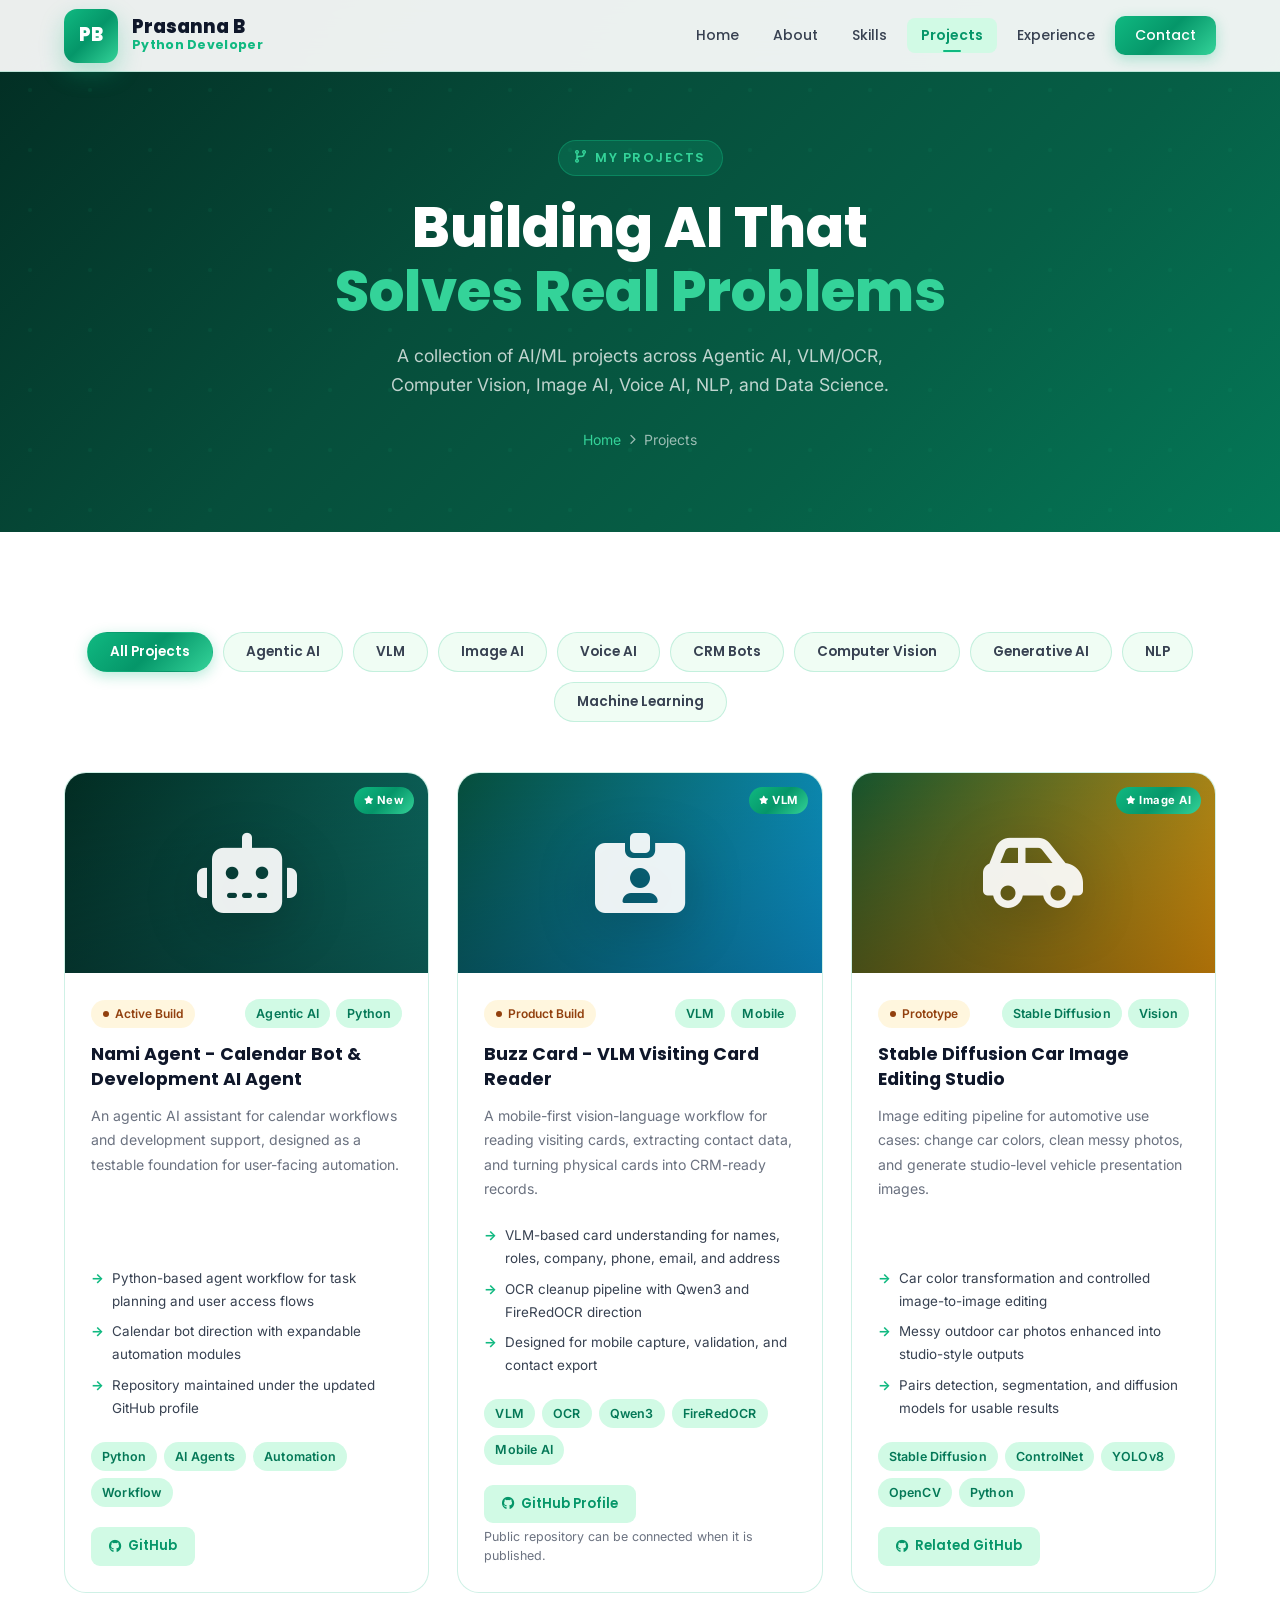
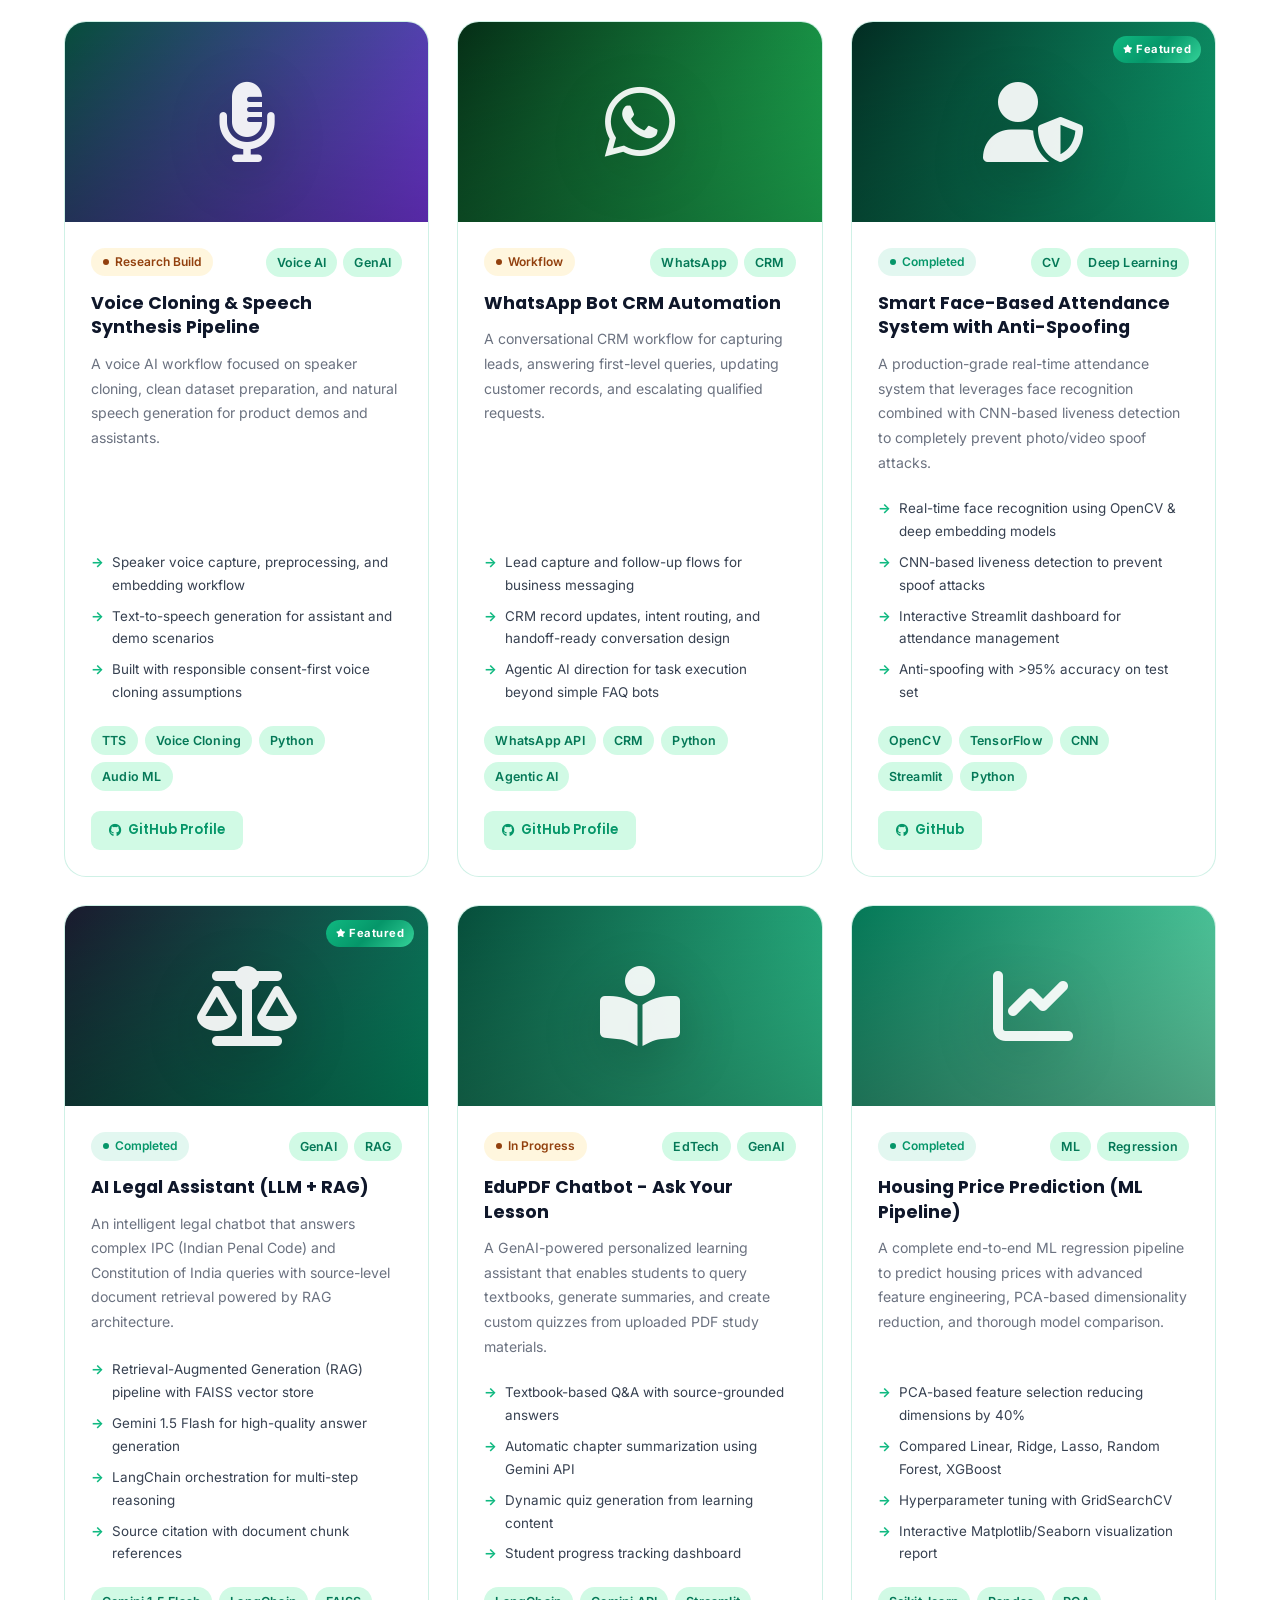
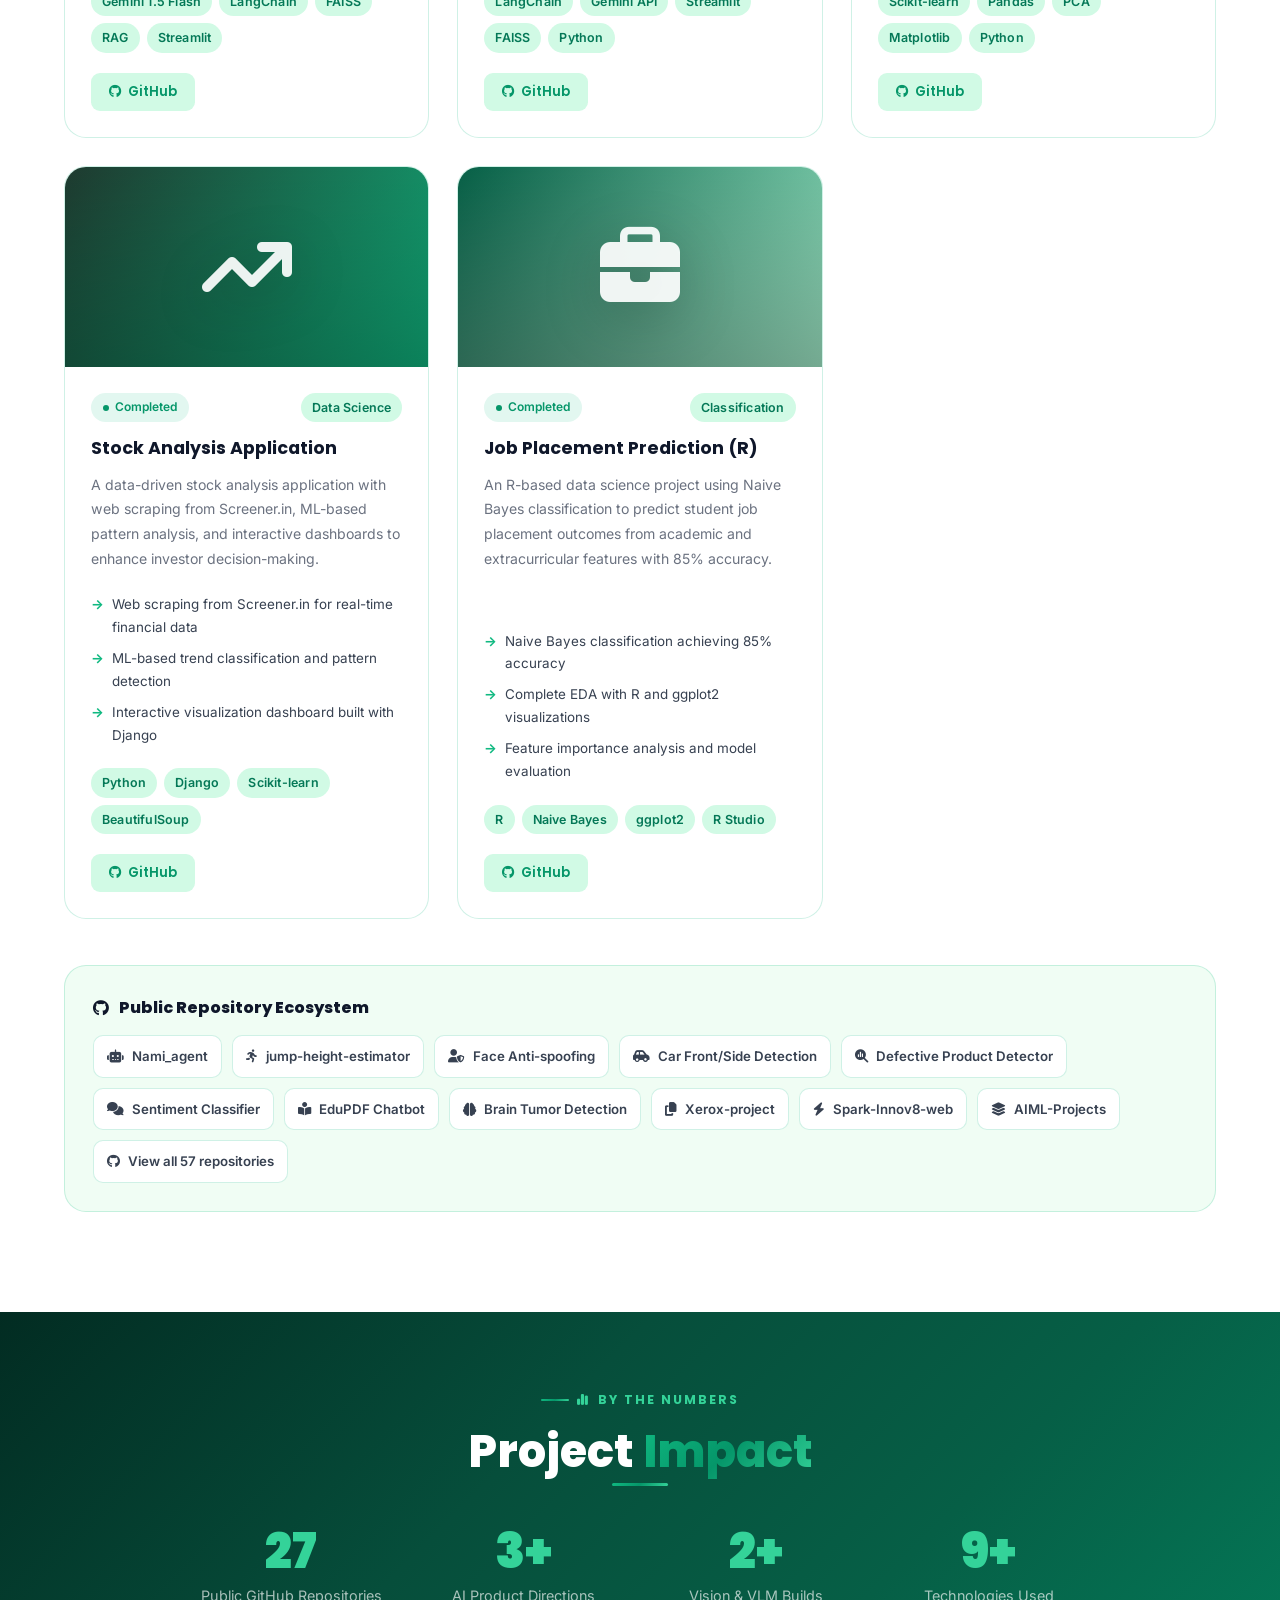
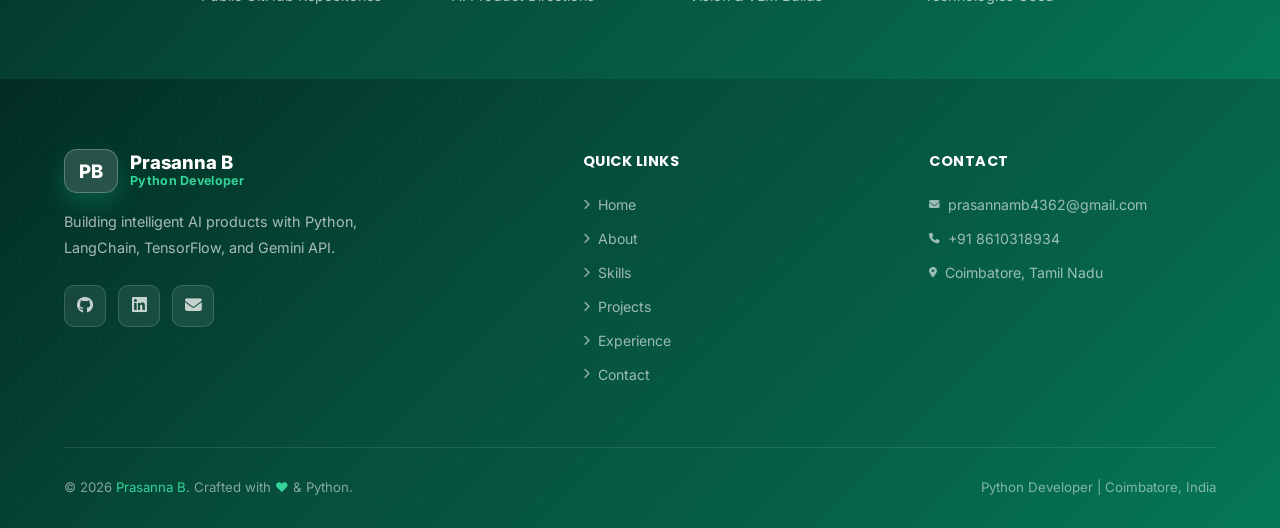
<file: projects.html>
﻿<!DOCTYPE html>
<html lang="en">
<head>
  <meta charset="UTF-8" />
  <meta name="viewport" content="width=device-width, initial-scale=1.0" />
  <link rel="icon" type="image/svg+xml" href="assets/images/pb-icon.svg" />
  <link rel="apple-touch-icon" href="assets/images/pb-icon.svg" />
  <title>Projects | Prasanna B</title>
  <link rel="stylesheet" href="assets/css/style.css" />
  <link rel="stylesheet" href="https://cdnjs.cloudflare.com/ajax/libs/font-awesome/6.5.0/css/all.min.css" />
  <style>
    /* Filter Bar */
    .filter-bar {
      display: flex;
      justify-content: center;
      flex-wrap: wrap;
      gap: 10px;
      margin-bottom: 50px;
    }

    .filter-btn {
      font-family: 'Poppins', sans-serif;
      font-size: 0.85rem;
      font-weight: 600;
      padding: 9px 22px;
      border-radius: 100px;
      background: var(--light-bg);
      border: 1.5px solid var(--border);
      color: var(--text-mid);
      cursor: pointer;
      transition: var(--transition);
    }

    .filter-btn:hover,
    .filter-btn.active {
      background: var(--gradient);
      border-color: transparent;
      color: var(--white);
      box-shadow: 0 4px 14px rgba(16,185,129,0.3);
    }

    /* Projects Grid */
    .projects-grid {
      display: grid;
      grid-template-columns: repeat(auto-fill, minmax(340px, 1fr));
      gap: 28px;
    }

    .project-card {
      background: var(--white);
      border: 1px solid var(--border);
      border-radius: var(--radius-lg);
      overflow: hidden;
      display: flex;
      flex-direction: column;
      transition: all 0.35s cubic-bezier(0.4,0,0.2,1);
    }

    .project-card:hover {
      transform: translateY(-5px) scale(1.015);
      border-color: var(--border-strong);
      box-shadow: var(--shadow-lg);
    }

    .project-thumb {
      height: 200px;
      position: relative;
      overflow: hidden;
    }

    .project-thumb-bg {
      width: 100%; height: 100%;
      display: flex;
      align-items: center;
      justify-content: center;
      font-size: 5rem;
      position: relative;
    }

    .project-thumb-bg i {
      color: rgba(255,255,255,0.92);
      filter: drop-shadow(0 14px 28px rgba(0,0,0,0.22));
      position: relative;
      z-index: 1;
    }

    .project-thumb-bg::after {
      content: '';
      position: absolute;
      inset: 0;
      background: linear-gradient(to top, rgba(0,0,0,0.3), transparent);
    }

    .project-thumb-overlay {
      position: absolute;
      inset: 0;
      background: rgba(6,78,59,0.85);
      display: flex;
      align-items: center;
      justify-content: center;
      gap: 14px;
      opacity: 0;
      transition: var(--transition);
      z-index: 2;
    }

    .project-card:hover .project-thumb-overlay { opacity: 1; }

    .project-body { padding: 26px; flex: 1; display: flex; flex-direction: column; }

    .project-meta {
      display: flex;
      align-items: center;
      justify-content: space-between;
      margin-bottom: 14px;
      flex-wrap: wrap;
      gap: 8px;
    }

    .project-title {
      font-family: 'Poppins', sans-serif;
      font-size: 1.1rem;
      font-weight: 700;
      color: var(--text-dark);
      margin-bottom: 12px;
      line-height: 1.4;
    }

    .project-desc {
      font-size: 0.88rem;
      color: var(--text-light);
      line-height: 1.75;
      flex: 1;
      margin-bottom: 18px;
    }

    .project-features {
      list-style: none;
      margin-bottom: 18px;
    }

    .project-features li {
      font-size: 0.84rem;
      color: var(--text-mid);
      padding: 4px 0;
      display: flex;
      align-items: flex-start;
      gap: 8px;
    }

    .project-features li::before {
      content: '→';
      color: var(--primary);
      flex-shrink: 0;
      font-weight: 700;
    }

    .project-stack {
      display: flex;
      flex-wrap: wrap;
      gap: 7px;
      margin-bottom: 20px;
    }

    .project-links { display: flex; gap: 10px; flex-wrap: wrap; }

    .repo-note {
      font-size: 0.78rem;
      color: var(--text-light);
      line-height: 1.55;
      margin-top: 4px;
    }

    .repo-strip {
      margin-top: 46px;
      padding: 28px;
      background: var(--light-bg);
      border: 1px solid var(--border);
      border-radius: var(--radius-lg);
    }

    .repo-strip-title {
      font-family: 'Poppins', sans-serif;
      font-size: 1rem;
      font-weight: 800;
      color: var(--text-dark);
      margin-bottom: 14px;
      display: flex;
      align-items: center;
      gap: 10px;
    }

    .repo-links {
      display: flex;
      flex-wrap: wrap;
      gap: 10px;
    }

    .repo-link {
      display: inline-flex;
      align-items: center;
      gap: 8px;
      padding: 9px 13px;
      border-radius: 10px;
      background: var(--white);
      border: 1px solid var(--border);
      color: var(--text-mid);
      font-size: 0.83rem;
      font-weight: 600;
      transition: var(--transition);
    }

    .repo-link:hover {
      color: var(--primary-dark);
      border-color: var(--primary);
      transform: translateY(-2px);
      box-shadow: var(--shadow-xs);
    }

    /* Featured Badge */
    .featured-ribbon {
      position: absolute;
      top: 14px; right: 14px;
      background: var(--gradient);
      color: var(--white);
      font-size: 0.7rem;
      font-weight: 700;
      padding: 4px 10px;
      border-radius: 100px;
      letter-spacing: 0.5px;
      z-index: 3;
    }

    /* Stats section */
    .proj-stats {
      background: var(--gradient-hero);
      padding: 70px 5%;
      text-align: center;
    }

    .proj-stats-grid {
      display: grid;
      grid-template-columns: repeat(4, 1fr);
      gap: 30px;
      max-width: 900px;
      margin: 0 auto;
    }

    .proj-stat-num {
      font-family: 'Poppins', sans-serif;
      font-size: 3rem;
      font-weight: 900;
      color: var(--accent);
      line-height: 1;
    }

    .proj-stat-label {
      font-size: 0.9rem;
      color: rgba(255,255,255,0.65);
      margin-top: 8px;
    }

    @media (max-width: 768px) {
      .projects-grid { grid-template-columns: 1fr; }
      .proj-stats-grid { grid-template-columns: repeat(2, 1fr); }
    }
  </style>
</head>
<body>

<div id="scroll-progress"></div>

<!-- NAVBAR -->
<nav class="navbar">
  <a href="index.html" class="navbar-logo">
    <div class="logo-badge">PB</div>
    <div class="logo-text">
      <div class="logo-name">Prasanna B</div>
      <div class="logo-role">Python Developer</div>
    </div>
  </a>
  <div class="nav-links">
    <a href="index.html">Home</a>
    <a href="about.html">About</a>
    <a href="skills.html">Skills</a>
    <a href="projects.html">Projects</a>
    <a href="experience.html">Experience</a>
    <a href="contact.html" class="nav-cta">Contact</a>
  </div>
  <button class="hamburger" aria-label="Menu"><span></span><span></span><span></span></button>
</nav>
<div class="mobile-menu">
  <button class="mobile-close"><i class="fa-solid fa-xmark"></i></button>
  <a href="index.html">Home</a><a href="about.html">About</a>
  <a href="skills.html">Skills</a><a href="projects.html">Projects</a>
  <a href="experience.html">Experience</a><a href="contact.html">Contact</a>
</div>

<!-- PAGE HEADER -->
<div class="page-header">
  <div class="page-header-content">
    <div class="page-badge"><i class="fa-solid fa-code-branch"></i> My Projects</div>
    <h1>Building AI That<br /><span>Solves Real Problems</span></h1>
    <p>A collection of AI/ML projects across Agentic AI, VLM/OCR, Computer Vision, Image AI, Voice AI, NLP, and Data Science.</p>
    <div class="breadcrumb">
      <a href="index.html">Home</a>
      <i class="fa-solid fa-chevron-right fa-xs"></i>
      <span>Projects</span>
    </div>
  </div>
</div>

<!-- PROJECTS -->
<section style="background:var(--white);">
  <!-- Filter -->
  <div class="filter-bar reveal">
    <button class="filter-btn active" data-filter="all">All Projects</button>
    <button class="filter-btn" data-filter="agentic-ai">Agentic AI</button>
    <button class="filter-btn" data-filter="vlm">VLM</button>
    <button class="filter-btn" data-filter="image-ai">Image AI</button>
    <button class="filter-btn" data-filter="voice-ai">Voice AI</button>
    <button class="filter-btn" data-filter="crm">CRM Bots</button>
    <button class="filter-btn" data-filter="computer-vision">Computer Vision</button>
    <button class="filter-btn" data-filter="genai">Generative AI</button>
    <button class="filter-btn" data-filter="nlp">NLP</button>
    <button class="filter-btn" data-filter="ml">Machine Learning</button>
  </div>

  <!-- Grid -->
  <div class="projects-grid">

    <!-- Project: Nami Agent -->
    <div class="project-card reveal delay-1" data-category="agentic-ai genai">
      <div class="project-thumb" style="background:linear-gradient(135deg,#022c22,#0f766e);">
        <div class="project-thumb-bg"><i class="fa-solid fa-robot"></i></div>
        <span class="featured-ribbon"><i class="fa-solid fa-star fa-xs"></i> New</span>
        <div class="project-thumb-overlay">
          <a href="https://github.com/prasannab4362/Nami_agent" target="_blank" class="btn btn-white btn-sm">
            <i class="fa-brands fa-github"></i> Code
          </a>
        </div>
      </div>
      <div class="project-body">
        <div class="project-meta">
          <span class="status-badge in-progress">Active Build</span>
          <div style="display:flex;gap:6px;">
            <span class="tag">Agentic AI</span>
            <span class="tag">Python</span>
          </div>
        </div>
        <h3 class="project-title">Nami Agent - Calendar Bot & Development AI Agent</h3>
        <p class="project-desc">An agentic AI assistant for calendar workflows and development support, designed as a testable foundation for user-facing automation.</p>
        <ul class="project-features">
          <li>Python-based agent workflow for task planning and user access flows</li>
          <li>Calendar bot direction with expandable automation modules</li>
          <li>Repository maintained under the updated GitHub profile</li>
        </ul>
        <div class="project-stack">
          <span class="tag">Python</span>
          <span class="tag">AI Agents</span>
          <span class="tag">Automation</span>
          <span class="tag">Workflow</span>
        </div>
        <div class="project-links">
          <a href="https://github.com/prasannab4362/Nami_agent" target="_blank" class="btn btn-ghost btn-sm">
            <i class="fa-brands fa-github"></i> GitHub
          </a>
        </div>
      </div>
    </div>

    <!-- Project: Buzz Card VLM -->
    <div class="project-card reveal delay-2" data-category="vlm computer-vision genai mobile">
      <div class="project-thumb" style="background:linear-gradient(135deg,#064e3b,#0ea5e9);">
        <div class="project-thumb-bg"><i class="fa-solid fa-id-card-clip"></i></div>
        <span class="featured-ribbon"><i class="fa-solid fa-star fa-xs"></i> VLM</span>
        <div class="project-thumb-overlay">
          <a href="https://github.com/prasannab4362" target="_blank" class="btn btn-white btn-sm">
            <i class="fa-brands fa-github"></i> Repos
          </a>
        </div>
      </div>
      <div class="project-body">
        <div class="project-meta">
          <span class="status-badge in-progress">Product Build</span>
          <div style="display:flex;gap:6px;">
            <span class="tag">VLM</span>
            <span class="tag">Mobile</span>
          </div>
        </div>
        <h3 class="project-title">Buzz Card - VLM Visiting Card Reader</h3>
        <p class="project-desc">A mobile-first vision-language workflow for reading visiting cards, extracting contact data, and turning physical cards into CRM-ready records.</p>
        <ul class="project-features">
          <li>VLM-based card understanding for names, roles, company, phone, email, and address</li>
          <li>OCR cleanup pipeline with Qwen3 and FireRedOCR direction</li>
          <li>Designed for mobile capture, validation, and contact export</li>
        </ul>
        <div class="project-stack">
          <span class="tag">VLM</span>
          <span class="tag">OCR</span>
          <span class="tag">Qwen3</span>
          <span class="tag">FireRedOCR</span>
          <span class="tag">Mobile AI</span>
        </div>
        <div class="project-links">
          <a href="https://github.com/prasannab4362" target="_blank" class="btn btn-ghost btn-sm">
            <i class="fa-brands fa-github"></i> GitHub Profile
          </a>
        </div>
        <div class="repo-note">Public repository can be connected when it is published.</div>
      </div>
    </div>

    <!-- Project: Stable Diffusion Image Editing -->
    <div class="project-card reveal delay-3" data-category="image-ai genai computer-vision">
      <div class="project-thumb" style="background:linear-gradient(135deg,#14532d,#f59e0b);">
        <div class="project-thumb-bg"><i class="fa-solid fa-car-side"></i></div>
        <span class="featured-ribbon"><i class="fa-solid fa-star fa-xs"></i> Image AI</span>
        <div class="project-thumb-overlay">
          <a href="https://github.com/prasannab4362/Car_front_Side_Detection" target="_blank" class="btn btn-white btn-sm">
            <i class="fa-brands fa-github"></i> Related Repo
          </a>
        </div>
      </div>
      <div class="project-body">
        <div class="project-meta">
          <span class="status-badge in-progress">Prototype</span>
          <div style="display:flex;gap:6px;">
            <span class="tag">Stable Diffusion</span>
            <span class="tag">Vision</span>
          </div>
        </div>
        <h3 class="project-title">Stable Diffusion Car Image Editing Studio</h3>
        <p class="project-desc">Image editing pipeline for automotive use cases: change car colors, clean messy photos, and generate studio-level vehicle presentation images.</p>
        <ul class="project-features">
          <li>Car color transformation and controlled image-to-image editing</li>
          <li>Messy outdoor car photos enhanced into studio-style outputs</li>
          <li>Pairs detection, segmentation, and diffusion models for usable results</li>
        </ul>
        <div class="project-stack">
          <span class="tag">Stable Diffusion</span>
          <span class="tag">ControlNet</span>
          <span class="tag">YOLOv8</span>
          <span class="tag">OpenCV</span>
          <span class="tag">Python</span>
        </div>
        <div class="project-links">
          <a href="https://github.com/prasannab4362/Car_front_Side_Detection" target="_blank" class="btn btn-ghost btn-sm">
            <i class="fa-brands fa-github"></i> Related GitHub
          </a>
        </div>
      </div>
    </div>

    <!-- Project: Voice Cloning -->
    <div class="project-card reveal delay-1" data-category="voice-ai genai">
      <div class="project-thumb" style="background:linear-gradient(135deg,#064e3b,#7c3aed);">
        <div class="project-thumb-bg"><i class="fa-solid fa-microphone-lines"></i></div>
        <div class="project-thumb-overlay">
          <a href="https://github.com/prasannab4362" target="_blank" class="btn btn-white btn-sm">
            <i class="fa-brands fa-github"></i> Repos
          </a>
        </div>
      </div>
      <div class="project-body">
        <div class="project-meta">
          <span class="status-badge in-progress">Research Build</span>
          <div style="display:flex;gap:6px;">
            <span class="tag">Voice AI</span>
            <span class="tag">GenAI</span>
          </div>
        </div>
        <h3 class="project-title">Voice Cloning & Speech Synthesis Pipeline</h3>
        <p class="project-desc">A voice AI workflow focused on speaker cloning, clean dataset preparation, and natural speech generation for product demos and assistants.</p>
        <ul class="project-features">
          <li>Speaker voice capture, preprocessing, and embedding workflow</li>
          <li>Text-to-speech generation for assistant and demo scenarios</li>
          <li>Built with responsible consent-first voice cloning assumptions</li>
        </ul>
        <div class="project-stack">
          <span class="tag">TTS</span>
          <span class="tag">Voice Cloning</span>
          <span class="tag">Python</span>
          <span class="tag">Audio ML</span>
        </div>
        <div class="project-links">
          <a href="https://github.com/prasannab4362" target="_blank" class="btn btn-ghost btn-sm">
            <i class="fa-brands fa-github"></i> GitHub Profile
          </a>
        </div>
      </div>
    </div>

    <!-- Project: WhatsApp CRM Bot -->
    <div class="project-card reveal delay-2" data-category="agentic-ai crm genai">
      <div class="project-thumb" style="background:linear-gradient(135deg,#052e16,#22c55e);">
        <div class="project-thumb-bg"><i class="fa-brands fa-whatsapp"></i></div>
        <div class="project-thumb-overlay">
          <a href="https://github.com/prasannab4362" target="_blank" class="btn btn-white btn-sm">
            <i class="fa-brands fa-github"></i> Repos
          </a>
        </div>
      </div>
      <div class="project-body">
        <div class="project-meta">
          <span class="status-badge in-progress">Workflow</span>
          <div style="display:flex;gap:6px;">
            <span class="tag">WhatsApp</span>
            <span class="tag">CRM</span>
          </div>
        </div>
        <h3 class="project-title">WhatsApp Bot CRM Automation</h3>
        <p class="project-desc">A conversational CRM workflow for capturing leads, answering first-level queries, updating customer records, and escalating qualified requests.</p>
        <ul class="project-features">
          <li>Lead capture and follow-up flows for business messaging</li>
          <li>CRM record updates, intent routing, and handoff-ready conversation design</li>
          <li>Agentic AI direction for task execution beyond simple FAQ bots</li>
        </ul>
        <div class="project-stack">
          <span class="tag">WhatsApp API</span>
          <span class="tag">CRM</span>
          <span class="tag">Python</span>
          <span class="tag">Agentic AI</span>
        </div>
        <div class="project-links">
          <a href="https://github.com/prasannab4362" target="_blank" class="btn btn-ghost btn-sm">
            <i class="fa-brands fa-github"></i> GitHub Profile
          </a>
        </div>
      </div>
    </div>

    <!-- Project 1: Face Attendance -->
    <div class="project-card reveal delay-1" data-category="computer-vision ml">
      <div class="project-thumb" style="background:linear-gradient(135deg,#022c22,#10b981);">
        <div class="project-thumb-bg"><i class="fa-solid fa-user-shield"></i></div>
        <span class="featured-ribbon"><i class="fa-solid fa-star fa-xs"></i> Featured</span>
        <div class="project-thumb-overlay">
          <a href="https://github.com/prasannab4362/Real_Time_Face_Anti-spoofing_Detection" target="_blank" class="btn btn-white btn-sm">
            <i class="fa-brands fa-github"></i> Code
          </a>
        </div>
      </div>
      <div class="project-body">
        <div class="project-meta">
          <span class="status-badge completed">Completed</span>
          <div style="display:flex;gap:6px;">
            <span class="tag">CV</span>
            <span class="tag">Deep Learning</span>
          </div>
        </div>
        <h3 class="project-title">Smart Face-Based Attendance System with Anti-Spoofing</h3>
        <p class="project-desc">A production-grade real-time attendance system that leverages face recognition combined with CNN-based liveness detection to completely prevent photo/video spoof attacks.</p>
        <ul class="project-features">
          <li>Real-time face recognition using OpenCV & deep embedding models</li>
          <li>CNN-based liveness detection to prevent spoof attacks</li>
          <li>Interactive Streamlit dashboard for attendance management</li>
          <li>Anti-spoofing with &gt;95% accuracy on test set</li>
        </ul>
        <div class="project-stack">
          <span class="tag">OpenCV</span>
          <span class="tag">TensorFlow</span>
          <span class="tag">CNN</span>
          <span class="tag">Streamlit</span>
          <span class="tag">Python</span>
        </div>
        <div class="project-links">
          <a href="https://github.com/prasannab4362/Real_Time_Face_Anti-spoofing_Detection" target="_blank" class="btn btn-ghost btn-sm">
            <i class="fa-brands fa-github"></i> GitHub
          </a>
        </div>
      </div>
    </div>

    <!-- Project 2: AI Legal Assistant -->
    <div class="project-card reveal delay-2" data-category="genai nlp llm">
      <div class="project-thumb" style="background:linear-gradient(135deg,#1a1a2e,#059669);">
        <div class="project-thumb-bg"><i class="fa-solid fa-scale-balanced"></i></div>
        <span class="featured-ribbon"><i class="fa-solid fa-star fa-xs"></i> Featured</span>
        <div class="project-thumb-overlay">
          <a href="https://github.com/prasannab4362" target="_blank" class="btn btn-white btn-sm">
            <i class="fa-brands fa-github"></i> Code
          </a>
        </div>
      </div>
      <div class="project-body">
        <div class="project-meta">
          <span class="status-badge completed">Completed</span>
          <div style="display:flex;gap:6px;">
            <span class="tag">GenAI</span>
            <span class="tag">RAG</span>
          </div>
        </div>
        <h3 class="project-title">AI Legal Assistant (LLM + RAG)</h3>
        <p class="project-desc">An intelligent legal chatbot that answers complex IPC (Indian Penal Code) and Constitution of India queries with source-level document retrieval powered by RAG architecture.</p>
        <ul class="project-features">
          <li>Retrieval-Augmented Generation (RAG) pipeline with FAISS vector store</li>
          <li>Gemini 1.5 Flash for high-quality answer generation</li>
          <li>LangChain orchestration for multi-step reasoning</li>
          <li>Source citation with document chunk references</li>
        </ul>
        <div class="project-stack">
          <span class="tag">Gemini 1.5 Flash</span>
          <span class="tag">LangChain</span>
          <span class="tag">FAISS</span>
          <span class="tag">RAG</span>
          <span class="tag">Streamlit</span>
        </div>
        <div class="project-links">
          <a href="https://github.com/prasannab4362" target="_blank" class="btn btn-ghost btn-sm">
            <i class="fa-brands fa-github"></i> GitHub
          </a>
        </div>
      </div>
    </div>

    <!-- Project 3: EduMentor -->
    <div class="project-card reveal delay-3" data-category="genai nlp education">
      <div class="project-thumb" style="background:linear-gradient(135deg,#064e3b,#34d399);">
        <div class="project-thumb-bg"><i class="fa-solid fa-book-open-reader"></i></div>
        <div class="project-thumb-overlay">
          <a href="https://github.com/prasannab4362/EduPDF-Chatbot-Ask-Your-Lesson" target="_blank" class="btn btn-white btn-sm">
            <i class="fa-brands fa-github"></i> Code
          </a>
        </div>
      </div>
      <div class="project-body">
        <div class="project-meta">
          <span class="status-badge in-progress">In Progress</span>
          <div style="display:flex;gap:6px;">
            <span class="tag">EdTech</span>
            <span class="tag">GenAI</span>
          </div>
        </div>
        <h3 class="project-title">EduPDF Chatbot - Ask Your Lesson</h3>
        <p class="project-desc">A GenAI-powered personalized learning assistant that enables students to query textbooks, generate summaries, and create custom quizzes from uploaded PDF study materials.</p>
        <ul class="project-features">
          <li>Textbook-based Q&A with source-grounded answers</li>
          <li>Automatic chapter summarization using Gemini API</li>
          <li>Dynamic quiz generation from learning content</li>
          <li>Student progress tracking dashboard</li>
        </ul>
        <div class="project-stack">
          <span class="tag">LangChain</span>
          <span class="tag">Gemini API</span>
          <span class="tag">Streamlit</span>
          <span class="tag">FAISS</span>
          <span class="tag">Python</span>
        </div>
        <div class="project-links">
          <a href="https://github.com/prasannab4362/EduPDF-Chatbot-Ask-Your-Lesson" target="_blank" class="btn btn-ghost btn-sm">
            <i class="fa-brands fa-github"></i> GitHub
          </a>
        </div>
      </div>
    </div>

    <!-- Project 4: Housing Price -->
    <div class="project-card reveal delay-1" data-category="ml data-science">
      <div class="project-thumb" style="background:linear-gradient(135deg,#047857,#6ee7b7);">
        <div class="project-thumb-bg"><i class="fa-solid fa-chart-line"></i></div>
        <div class="project-thumb-overlay">
          <a href="https://github.com/prasannab4362" target="_blank" class="btn btn-white btn-sm">
            <i class="fa-brands fa-github"></i> Code
          </a>
        </div>
      </div>
      <div class="project-body">
        <div class="project-meta">
          <span class="status-badge completed">Completed</span>
          <div style="display:flex;gap:6px;">
            <span class="tag">ML</span>
            <span class="tag">Regression</span>
          </div>
        </div>
        <h3 class="project-title">Housing Price Prediction (ML Pipeline)</h3>
        <p class="project-desc">A complete end-to-end ML regression pipeline to predict housing prices with advanced feature engineering, PCA-based dimensionality reduction, and thorough model comparison.</p>
        <ul class="project-features">
          <li>PCA-based feature selection reducing dimensions by 40%</li>
          <li>Compared Linear, Ridge, Lasso, Random Forest, XGBoost</li>
          <li>Hyperparameter tuning with GridSearchCV</li>
          <li>Interactive Matplotlib/Seaborn visualization report</li>
        </ul>
        <div class="project-stack">
          <span class="tag">Scikit-learn</span>
          <span class="tag">Pandas</span>
          <span class="tag">PCA</span>
          <span class="tag">Matplotlib</span>
          <span class="tag">Python</span>
        </div>
        <div class="project-links">
          <a href="https://github.com/prasannab4362" target="_blank" class="btn btn-ghost btn-sm">
            <i class="fa-brands fa-github"></i> GitHub
          </a>
        </div>
      </div>
    </div>

    <!-- Project 5: Stock Analysis (from old portfolio) -->
    <div class="project-card reveal delay-2" data-category="ml data-science">
      <div class="project-thumb" style="background:linear-gradient(135deg,#1e3a2f,#10b981);">
        <div class="project-thumb-bg"><i class="fa-solid fa-arrow-trend-up"></i></div>
        <div class="project-thumb-overlay">
          <a href="https://github.com/prasannab4362" target="_blank" class="btn btn-white btn-sm">
            <i class="fa-brands fa-github"></i> Code
          </a>
        </div>
      </div>
      <div class="project-body">
        <div class="project-meta">
          <span class="status-badge completed">Completed</span>
          <div style="display:flex;gap:6px;">
            <span class="tag">Data Science</span>
          </div>
        </div>
        <h3 class="project-title">Stock Analysis Application</h3>
        <p class="project-desc">A data-driven stock analysis application with web scraping from Screener.in, ML-based pattern analysis, and interactive dashboards to enhance investor decision-making.</p>
        <ul class="project-features">
          <li>Web scraping from Screener.in for real-time financial data</li>
          <li>ML-based trend classification and pattern detection</li>
          <li>Interactive visualization dashboard built with Django</li>
        </ul>
        <div class="project-stack">
          <span class="tag">Python</span>
          <span class="tag">Django</span>
          <span class="tag">Scikit-learn</span>
          <span class="tag">BeautifulSoup</span>
        </div>
        <div class="project-links">
          <a href="https://github.com/prasannab4362" target="_blank" class="btn btn-ghost btn-sm">
            <i class="fa-brands fa-github"></i> GitHub
          </a>
        </div>
      </div>
    </div>

    <!-- Project 6: Job Placement -->
    <div class="project-card reveal delay-3" data-category="ml data-science">
      <div class="project-thumb" style="background:linear-gradient(135deg,#065f46,#a7f3d0);">
        <div class="project-thumb-bg"><i class="fa-solid fa-briefcase"></i></div>
        <div class="project-thumb-overlay">
          <a href="https://github.com/prasannab4362" target="_blank" class="btn btn-white btn-sm">
            <i class="fa-brands fa-github"></i> Code
          </a>
        </div>
      </div>
      <div class="project-body">
        <div class="project-meta">
          <span class="status-badge completed">Completed</span>
          <div style="display:flex;gap:6px;">
            <span class="tag">Classification</span>
          </div>
        </div>
        <h3 class="project-title">Job Placement Prediction (R)</h3>
        <p class="project-desc">An R-based data science project using Naive Bayes classification to predict student job placement outcomes from academic and extracurricular features with 85% accuracy.</p>
        <ul class="project-features">
          <li>Naive Bayes classification achieving 85% accuracy</li>
          <li>Complete EDA with R and ggplot2 visualizations</li>
          <li>Feature importance analysis and model evaluation</li>
        </ul>
        <div class="project-stack">
          <span class="tag">R</span>
          <span class="tag">Naive Bayes</span>
          <span class="tag">ggplot2</span>
          <span class="tag">R Studio</span>
        </div>
        <div class="project-links">
          <a href="https://github.com/prasannab4362" target="_blank" class="btn btn-ghost btn-sm">
            <i class="fa-brands fa-github"></i> GitHub
          </a>
        </div>
      </div>
    </div>

  </div>

  <div class="repo-strip reveal">
    <div class="repo-strip-title"><i class="fa-brands fa-github"></i> Public Repository Ecosystem</div>
    <div class="repo-links">
      <a class="repo-link" href="https://github.com/prasannab4362/Nami_agent" target="_blank"><i class="fa-solid fa-robot"></i> Nami_agent</a>
      <a class="repo-link" href="https://github.com/prasannab4362/jump-height-estimator" target="_blank"><i class="fa-solid fa-person-running"></i> jump-height-estimator</a>
      <a class="repo-link" href="https://github.com/prasannab4362/Real_Time_Face_Anti-spoofing_Detection" target="_blank"><i class="fa-solid fa-user-shield"></i> Face Anti-spoofing</a>
      <a class="repo-link" href="https://github.com/prasannab4362/Car_front_Side_Detection" target="_blank"><i class="fa-solid fa-car-side"></i> Car Front/Side Detection</a>
      <a class="repo-link" href="https://github.com/prasannab4362/Computer_Vision_Task-Defective_Product_Detector" target="_blank"><i class="fa-solid fa-magnifying-glass-chart"></i> Defective Product Detector</a>
      <a class="repo-link" href="https://github.com/prasannab4362/NLP_Task-Customer_Review_Sentiment_Classifier" target="_blank"><i class="fa-solid fa-comments"></i> Sentiment Classifier</a>
      <a class="repo-link" href="https://github.com/prasannab4362/EduPDF-Chatbot-Ask-Your-Lesson" target="_blank"><i class="fa-solid fa-book-open-reader"></i> EduPDF Chatbot</a>
      <a class="repo-link" href="https://github.com/prasannab4362/Automated-Brain-Tumor-Detection" target="_blank"><i class="fa-solid fa-brain"></i> Brain Tumor Detection</a>
      <a class="repo-link" href="https://github.com/prasannab4362/Xerox-project" target="_blank"><i class="fa-solid fa-copy"></i> Xerox-project</a>
      <a class="repo-link" href="https://github.com/prasannab4362/Spark-Innov8-web" target="_blank"><i class="fa-solid fa-bolt"></i> Spark-Innov8-web</a>
      <a class="repo-link" href="https://github.com/prasannab4362/AIML-Projects" target="_blank"><i class="fa-solid fa-layer-group"></i> AIML-Projects</a>
      <a class="repo-link" href="https://github.com/prasannab4362" target="_blank"><i class="fa-brands fa-github"></i> View all 57 repositories</a>
    </div>
  </div>
</section>

<!-- PROJECT STATS -->
<section class="proj-stats">
  <div class="section-header center reveal" style="margin-bottom:50px;">
    <div class="section-label" style="color:var(--accent);justify-content:center;"><i class="fa-solid fa-chart-simple"></i> By The Numbers</div>
    <h2 class="section-title" style="color:var(--white);">Project <span>Impact</span></h2>
  </div>
  <div class="proj-stats-grid reveal">
    <div>
      <div class="proj-stat-num" data-count="57">0</div>
      <div class="proj-stat-label">Public GitHub Repositories</div>
    </div>
    <div>
      <div class="proj-stat-num" data-count="8" data-suffix="+">0+</div>
      <div class="proj-stat-label">AI Product Directions</div>
    </div>
    <div>
      <div class="proj-stat-num" data-count="6" data-suffix="+">0+</div>
      <div class="proj-stat-label">Vision & VLM Builds</div>
    </div>
    <div>
      <div class="proj-stat-num" data-count="20" data-suffix="+">0+</div>
      <div class="proj-stat-label">Technologies Used</div>
    </div>
  </div>
</section>

<!-- FOOTER -->
<footer class="footer">
  <div class="footer-grid">
    <div class="footer-brand">
      <div class="footer-logo">
        <div class="logo-badge">PB</div>
        <div class="logo-text">
          <div class="logo-name">Prasanna B</div>
          <div class="logo-role">Python Developer</div>
        </div>
      </div>
      <p>Building intelligent AI products with Python, LangChain, TensorFlow, and Gemini API.</p>
      <div class="footer-social">
        <a href="https://github.com/prasannab4362" target="_blank" class="social-btn"><i class="fa-brands fa-github"></i></a>
        <a href="https://www.linkedin.com/in/prasanna-balaji18/" target="_blank" class="social-btn"><i class="fa-brands fa-linkedin"></i></a>
        <a href="mailto:prasannamb4362@gmail.com" class="social-btn"><i class="fa-solid fa-envelope"></i></a>
      </div>
    </div>
    <div>
      <div class="footer-heading">Quick Links</div>
      <ul class="footer-links">
        <li><a href="index.html"><i class="fa-solid fa-chevron-right fa-xs"></i> Home</a></li>
        <li><a href="about.html"><i class="fa-solid fa-chevron-right fa-xs"></i> About</a></li>
        <li><a href="skills.html"><i class="fa-solid fa-chevron-right fa-xs"></i> Skills</a></li>
        <li><a href="projects.html"><i class="fa-solid fa-chevron-right fa-xs"></i> Projects</a></li>
        <li><a href="experience.html"><i class="fa-solid fa-chevron-right fa-xs"></i> Experience</a></li>
        <li><a href="contact.html"><i class="fa-solid fa-chevron-right fa-xs"></i> Contact</a></li>
      </ul>
    </div>
    <div>
      <div class="footer-heading">Contact</div>
      <ul class="footer-links">
        <li><a href="mailto:prasannamb4362@gmail.com"><i class="fa-solid fa-envelope fa-xs"></i> prasannamb4362@gmail.com</a></li>
        <li><a href="tel:+918610318934"><i class="fa-solid fa-phone fa-xs"></i> +91 8610318934</a></li>
        <li><a href="#"><i class="fa-solid fa-location-dot fa-xs"></i> Coimbatore, Tamil Nadu</a></li>
      </ul>
    </div>
  </div>
  <div class="footer-bottom">
    <p>&copy; 2026 <span>Prasanna B</span>. Crafted with <span>&#10084;</span> &amp; Python.</p>
    <p>Python Developer | Coimbatore, India</p>
  </div>
</footer>

<script src="assets/js/main.js"></script>
</body>
</html>
</file>
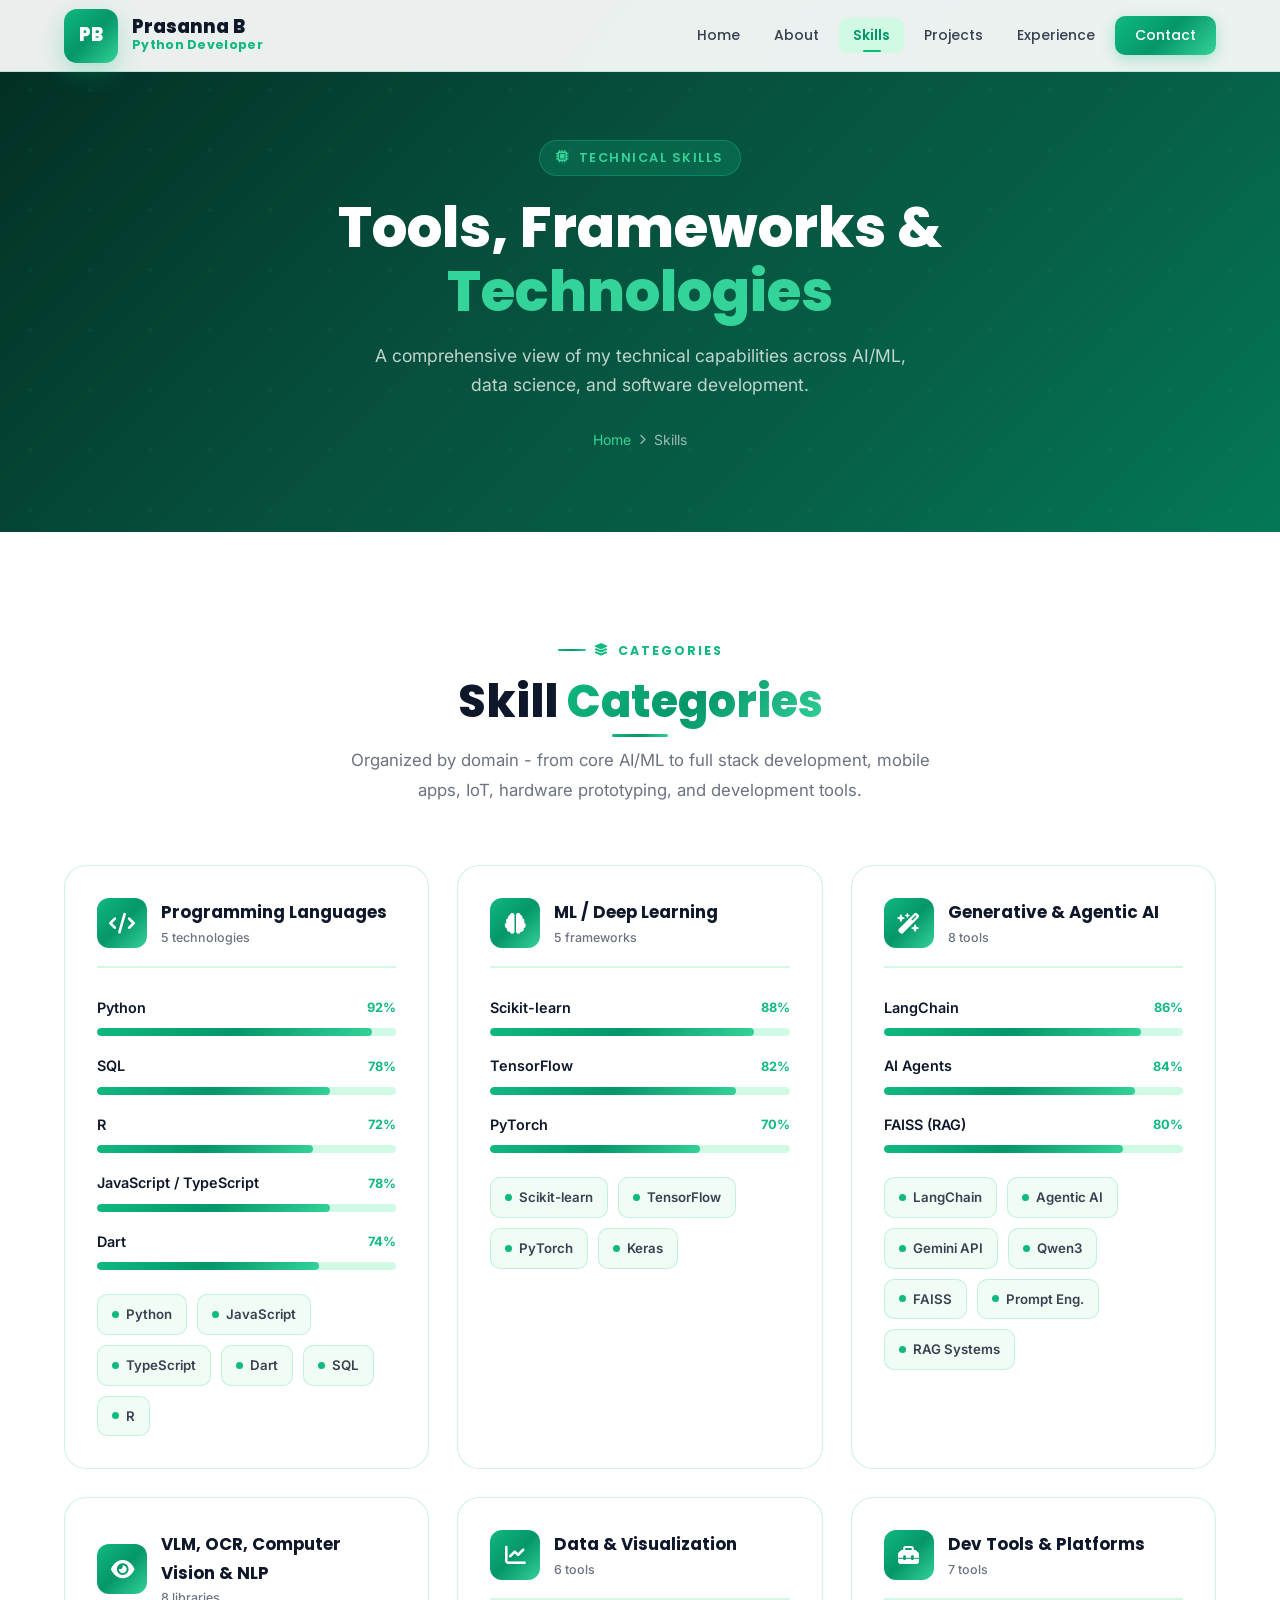
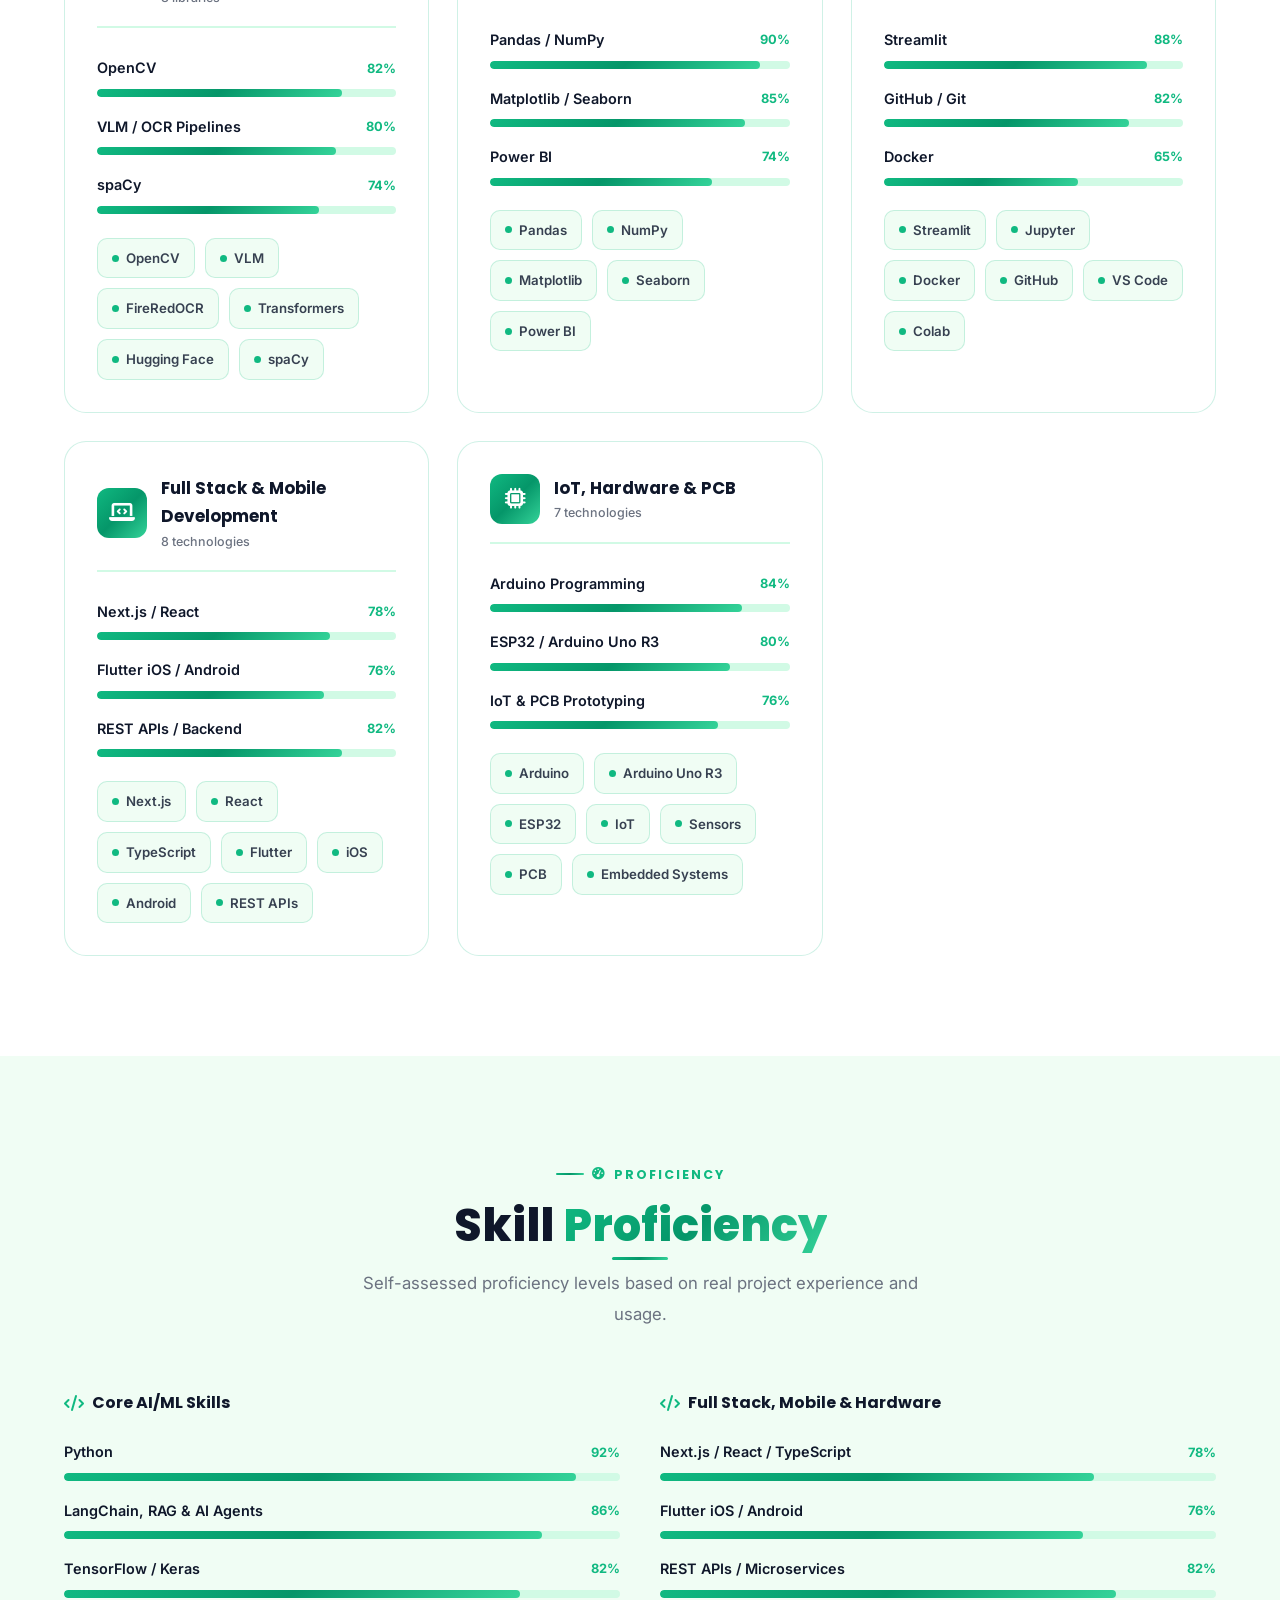
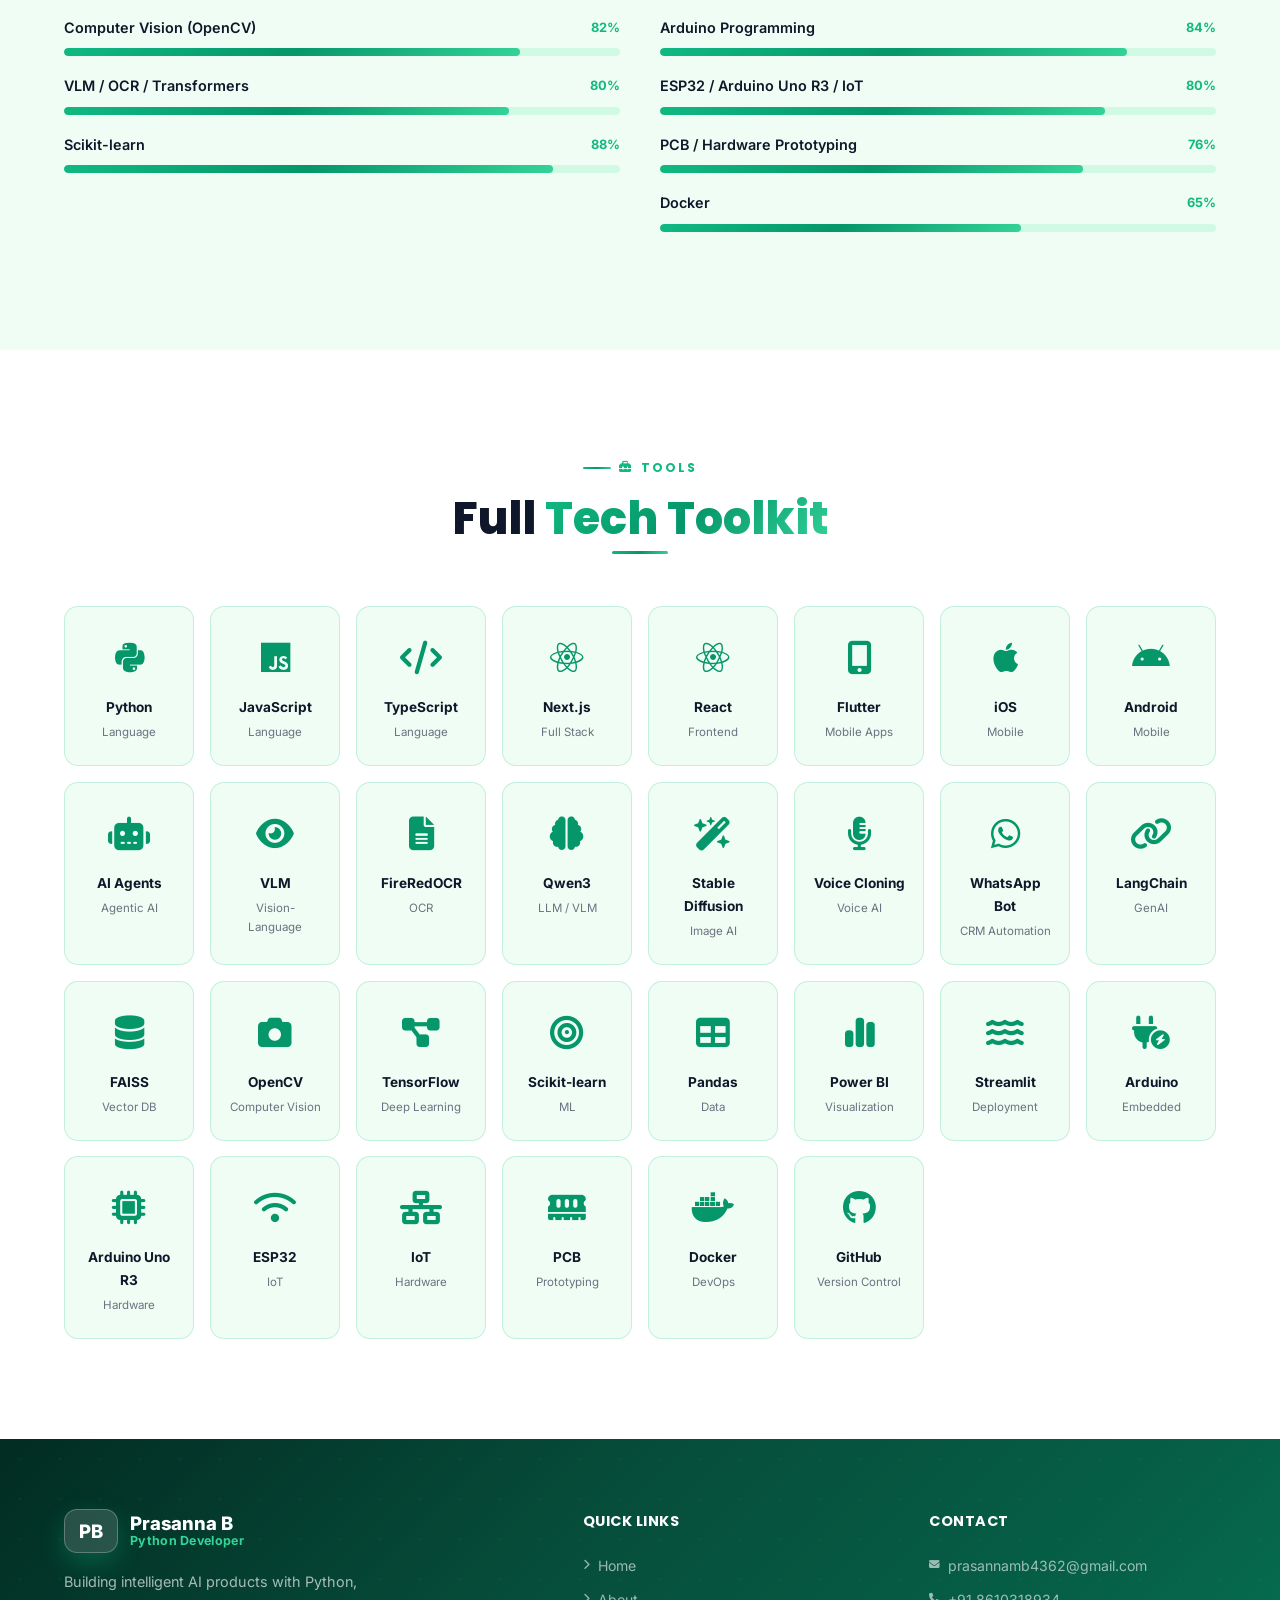
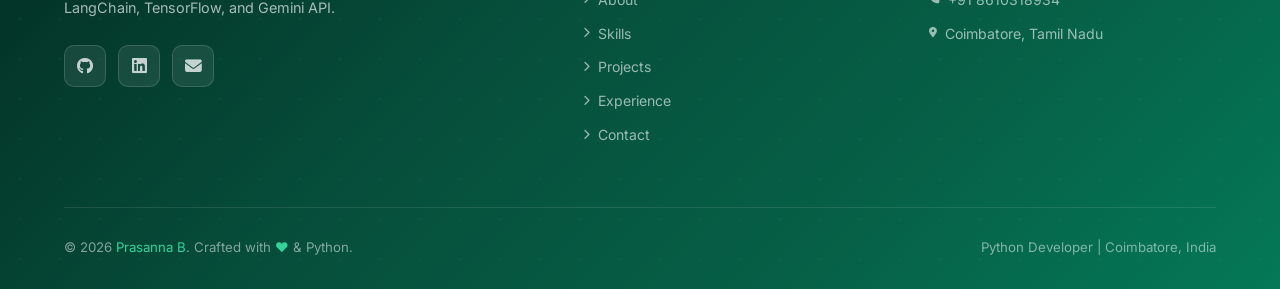
<file: skills.html>
﻿<!DOCTYPE html>
<html lang="en">
<head>
  <meta charset="UTF-8" />
  <meta name="viewport" content="width=device-width, initial-scale=1.0" />
  <link rel="icon" type="image/svg+xml" href="assets/images/pb-icon.svg" />
  <link rel="apple-touch-icon" href="assets/images/pb-icon.svg" />
  <title>Skills | Prasanna B</title>
  <link rel="stylesheet" href="assets/css/style.css" />
  <link rel="stylesheet" href="https://cdnjs.cloudflare.com/ajax/libs/font-awesome/6.5.0/css/all.min.css" />
  <style>
    /* Skill Category Cards */
    .skill-category-card {
      background: var(--white);
      border: 1px solid var(--border);
      border-radius: var(--radius-lg);
      padding: 32px;
      transition: var(--transition);
    }

    .skill-category-card:hover {
      border-color: var(--border-strong);
      box-shadow: var(--shadow);
      transform: translateY(-4px);
    }

    .skill-cat-header {
      display: flex;
      align-items: center;
      gap: 14px;
      margin-bottom: 28px;
      padding-bottom: 18px;
      border-bottom: 2px solid var(--primary-pale);
    }

    .skill-cat-icon {
      width: 50px; height: 50px;
      background: var(--gradient);
      border-radius: 12px;
      display: flex;
      align-items: center;
      justify-content: center;
      font-size: 1.3rem;
      color: var(--white);
      flex-shrink: 0;
    }

    .skill-cat-title {
      font-family: 'Poppins', sans-serif;
      font-size: 1.05rem;
      font-weight: 700;
      color: var(--text-dark);
    }

    .skill-cat-count {
      font-size: 0.78rem;
      color: var(--text-light);
      font-weight: 500;
    }

    /* Hex Skill Badges */
    .skill-badges {
      display: flex;
      flex-wrap: wrap;
      gap: 10px;
      margin-top: 24px;
    }

    .skill-badge {
      display: inline-flex;
      align-items: center;
      gap: 7px;
      background: var(--light-bg);
      border: 1.5px solid var(--border);
      border-radius: 10px;
      padding: 8px 14px;
      font-size: 0.83rem;
      font-weight: 600;
      color: var(--text-mid);
      transition: var(--transition);
      cursor: default;
    }

    .skill-badge:hover {
      background: var(--primary-pale);
      border-color: var(--primary);
      color: var(--primary-dark);
      transform: translateY(-2px);
    }

    .skill-badge .badge-dot {
      width: 7px; height: 7px;
      background: var(--primary);
      border-radius: 50%;
    }

    /* Proficiency Section */
    .proficiency-section { background: var(--light-bg); }

    .prof-grid {
      display: grid;
      grid-template-columns: 1fr 1fr;
      gap: 40px;
    }

    .prof-column-title {
      font-family: 'Poppins', sans-serif;
      font-size: 1rem;
      font-weight: 700;
      color: var(--text-dark);
      margin-bottom: 24px;
      display: flex;
      align-items: center;
      gap: 8px;
    }

    .prof-column-title i { color: var(--primary); }

    /* Tools Grid */
    .tools-section { background: var(--white); }

    .tool-card {
      background: var(--light-bg);
      border: 1px solid var(--border);
      border-radius: var(--radius);
      padding: 22px 18px;
      text-align: center;
      transition: var(--transition);
    }

    .tool-card:hover {
      border-color: var(--primary);
      box-shadow: var(--shadow-sm);
      transform: translateY(-5px);
    }

    .tool-emoji { font-size: 2.1rem; margin-bottom: 10px; color: var(--primary-dark); }
    .tool-name { font-size: 0.85rem; font-weight: 700; color: var(--text-dark); margin-bottom: 4px; }
    .tool-cat { font-size: 0.72rem; color: var(--text-light); }

    /* Circular progress (CSS only) */
    .circular-chart-section {
      background: var(--gradient-hero);
      padding: 90px 5%;
    }

    .circ-grid {
      display: grid;
      grid-template-columns: repeat(5, 1fr);
      gap: 30px;
      max-width: 1000px;
      margin: 0 auto;
    }

    .circ-item { text-align: center; }

    .circ-wrap {
      position: relative;
      width: 100px; height: 100px;
      margin: 0 auto 16px;
    }

    .circ-svg { transform: rotate(-90deg); }

    .circ-track { fill: none; stroke: rgba(255,255,255,0.1); stroke-width: 8; }
    .circ-fill {
      fill: none;
      stroke-width: 8;
      stroke: var(--accent);
      stroke-linecap: round;
      stroke-dasharray: 251;
      stroke-dashoffset: 251;
      transition: stroke-dashoffset 1.4s cubic-bezier(0.4,0,0.2,1);
    }

    .circ-label {
      position: absolute;
      inset: 0;
      display: flex;
      flex-direction: column;
      align-items: center;
      justify-content: center;
      font-family: 'Poppins', sans-serif;
    }

    .circ-pct {
      font-size: 1.25rem;
      font-weight: 800;
      color: var(--white);
      line-height: 1;
    }

    .circ-skill-name {
      font-size: 0.8rem;
      font-weight: 600;
      color: rgba(255,255,255,0.8);
      margin-top: 4px;
    }

    @media (max-width: 900px) {
      .prof-grid { grid-template-columns: 1fr; }
      .circ-grid { grid-template-columns: repeat(3, 1fr); }
    }

    @media (max-width: 600px) {
      .circ-grid { grid-template-columns: repeat(2, 1fr); }
    }
  </style>
</head>
<body>

<div id="scroll-progress"></div>

<!-- NAVBAR -->
<nav class="navbar">
  <a href="index.html" class="navbar-logo">
    <div class="logo-badge">PB</div>
    <div class="logo-text">
      <div class="logo-name">Prasanna B</div>
      <div class="logo-role">Python Developer</div>
    </div>
  </a>
  <div class="nav-links">
    <a href="index.html">Home</a>
    <a href="about.html">About</a>
    <a href="skills.html">Skills</a>
    <a href="projects.html">Projects</a>
    <a href="experience.html">Experience</a>
    <a href="contact.html" class="nav-cta">Contact</a>
  </div>
  <button class="hamburger" aria-label="Menu"><span></span><span></span><span></span></button>
</nav>
<div class="mobile-menu">
  <button class="mobile-close"><i class="fa-solid fa-xmark"></i></button>
  <a href="index.html">Home</a><a href="about.html">About</a>
  <a href="skills.html">Skills</a><a href="projects.html">Projects</a>
  <a href="experience.html">Experience</a><a href="contact.html">Contact</a>
</div>

<!-- PAGE HEADER -->
<div class="page-header">
  <div class="page-header-content">
    <div class="page-badge"><i class="fa-solid fa-microchip"></i> Technical Skills</div>
    <h1>Tools, Frameworks &<br /><span>Technologies</span></h1>
    <p>A comprehensive view of my technical capabilities across AI/ML, data science, and software development.</p>
    <div class="breadcrumb">
      <a href="index.html">Home</a>
      <i class="fa-solid fa-chevron-right fa-xs"></i>
      <span>Skills</span>
    </div>
  </div>
</div>

<!-- SKILL CATEGORIES -->
<section style="background:var(--white);">
  <div class="section-header center reveal">
    <div class="section-label"><i class="fa-solid fa-layer-group"></i> Categories</div>
    <h2 class="section-title">Skill <span>Categories</span></h2>
    <p class="section-subtitle">Organized by domain - from core AI/ML to full stack development, mobile apps, IoT, hardware prototyping, and development tools.</p>
  </div>

  <div class="grid-3">
    <!-- Languages -->
    <div class="skill-category-card reveal delay-1">
      <div class="skill-cat-header">
        <div class="skill-cat-icon"><i class="fa-solid fa-code"></i></div>
        <div>
          <div class="skill-cat-title">Programming Languages</div>
          <div class="skill-cat-count">5 technologies</div>
        </div>
      </div>
      <div class="skill-bar-wrap">
        <div class="skill-bar-header"><span class="skill-bar-name">Python</span><span class="skill-bar-percent">92%</span></div>
        <div class="skill-bar-track"><div class="skill-bar-fill" data-width="92%"></div></div>
      </div>
      <div class="skill-bar-wrap">
        <div class="skill-bar-header"><span class="skill-bar-name">SQL</span><span class="skill-bar-percent">78%</span></div>
        <div class="skill-bar-track"><div class="skill-bar-fill" data-width="78%"></div></div>
      </div>
      <div class="skill-bar-wrap">
        <div class="skill-bar-header"><span class="skill-bar-name">R</span><span class="skill-bar-percent">72%</span></div>
        <div class="skill-bar-track"><div class="skill-bar-fill" data-width="72%"></div></div>
      </div>
      <div class="skill-bar-wrap">
        <div class="skill-bar-header"><span class="skill-bar-name">JavaScript / TypeScript</span><span class="skill-bar-percent">78%</span></div>
        <div class="skill-bar-track"><div class="skill-bar-fill" data-width="78%"></div></div>
      </div>
      <div class="skill-bar-wrap">
        <div class="skill-bar-header"><span class="skill-bar-name">Dart</span><span class="skill-bar-percent">74%</span></div>
        <div class="skill-bar-track"><div class="skill-bar-fill" data-width="74%"></div></div>
      </div>
      <div class="skill-badges">
        <span class="skill-badge"><span class="badge-dot"></span>Python</span>
        <span class="skill-badge"><span class="badge-dot"></span>JavaScript</span>
        <span class="skill-badge"><span class="badge-dot"></span>TypeScript</span>
        <span class="skill-badge"><span class="badge-dot"></span>Dart</span>
        <span class="skill-badge"><span class="badge-dot"></span>SQL</span>
        <span class="skill-badge"><span class="badge-dot"></span>R</span>
      </div>
    </div>

    <!-- ML/DL -->
    <div class="skill-category-card reveal delay-2">
      <div class="skill-cat-header">
        <div class="skill-cat-icon"><i class="fa-solid fa-brain"></i></div>
        <div>
          <div class="skill-cat-title">ML / Deep Learning</div>
          <div class="skill-cat-count">5 frameworks</div>
        </div>
      </div>
      <div class="skill-bar-wrap">
        <div class="skill-bar-header"><span class="skill-bar-name">Scikit-learn</span><span class="skill-bar-percent">88%</span></div>
        <div class="skill-bar-track"><div class="skill-bar-fill" data-width="88%"></div></div>
      </div>
      <div class="skill-bar-wrap">
        <div class="skill-bar-header"><span class="skill-bar-name">TensorFlow</span><span class="skill-bar-percent">82%</span></div>
        <div class="skill-bar-track"><div class="skill-bar-fill" data-width="82%"></div></div>
      </div>
      <div class="skill-bar-wrap">
        <div class="skill-bar-header"><span class="skill-bar-name">PyTorch</span><span class="skill-bar-percent">70%</span></div>
        <div class="skill-bar-track"><div class="skill-bar-fill" data-width="70%"></div></div>
      </div>
      <div class="skill-badges">
        <span class="skill-badge"><span class="badge-dot"></span>Scikit-learn</span>
        <span class="skill-badge"><span class="badge-dot"></span>TensorFlow</span>
        <span class="skill-badge"><span class="badge-dot"></span>PyTorch</span>
        <span class="skill-badge"><span class="badge-dot"></span>Keras</span>
      </div>
    </div>

    <!-- GenAI -->
    <div class="skill-category-card reveal delay-3">
      <div class="skill-cat-header">
        <div class="skill-cat-icon"><i class="fa-solid fa-wand-magic-sparkles"></i></div>
        <div>
          <div class="skill-cat-title">Generative & Agentic AI</div>
          <div class="skill-cat-count">8 tools</div>
        </div>
      </div>
      <div class="skill-bar-wrap">
        <div class="skill-bar-header"><span class="skill-bar-name">LangChain</span><span class="skill-bar-percent">86%</span></div>
        <div class="skill-bar-track"><div class="skill-bar-fill" data-width="86%"></div></div>
      </div>
      <div class="skill-bar-wrap">
        <div class="skill-bar-header"><span class="skill-bar-name">AI Agents</span><span class="skill-bar-percent">84%</span></div>
        <div class="skill-bar-track"><div class="skill-bar-fill" data-width="84%"></div></div>
      </div>
      <div class="skill-bar-wrap">
        <div class="skill-bar-header"><span class="skill-bar-name">FAISS (RAG)</span><span class="skill-bar-percent">80%</span></div>
        <div class="skill-bar-track"><div class="skill-bar-fill" data-width="80%"></div></div>
      </div>
      <div class="skill-badges">
        <span class="skill-badge"><span class="badge-dot"></span>LangChain</span>
        <span class="skill-badge"><span class="badge-dot"></span>Agentic AI</span>
        <span class="skill-badge"><span class="badge-dot"></span>Gemini API</span>
        <span class="skill-badge"><span class="badge-dot"></span>Qwen3</span>
        <span class="skill-badge"><span class="badge-dot"></span>FAISS</span>
        <span class="skill-badge"><span class="badge-dot"></span>Prompt Eng.</span>
        <span class="skill-badge"><span class="badge-dot"></span>RAG Systems</span>
      </div>
    </div>

    <!-- CV / NLP -->
    <div class="skill-category-card reveal delay-1">
      <div class="skill-cat-header">
        <div class="skill-cat-icon"><i class="fa-solid fa-eye"></i></div>
        <div>
          <div class="skill-cat-title">VLM, OCR, Computer Vision & NLP</div>
          <div class="skill-cat-count">8 libraries</div>
        </div>
      </div>
      <div class="skill-bar-wrap">
        <div class="skill-bar-header"><span class="skill-bar-name">OpenCV</span><span class="skill-bar-percent">82%</span></div>
        <div class="skill-bar-track"><div class="skill-bar-fill" data-width="82%"></div></div>
      </div>
      <div class="skill-bar-wrap">
        <div class="skill-bar-header"><span class="skill-bar-name">VLM / OCR Pipelines</span><span class="skill-bar-percent">80%</span></div>
        <div class="skill-bar-track"><div class="skill-bar-fill" data-width="80%"></div></div>
      </div>
      <div class="skill-bar-wrap">
        <div class="skill-bar-header"><span class="skill-bar-name">spaCy</span><span class="skill-bar-percent">74%</span></div>
        <div class="skill-bar-track"><div class="skill-bar-fill" data-width="74%"></div></div>
      </div>
      <div class="skill-badges">
        <span class="skill-badge"><span class="badge-dot"></span>OpenCV</span>
        <span class="skill-badge"><span class="badge-dot"></span>VLM</span>
        <span class="skill-badge"><span class="badge-dot"></span>FireRedOCR</span>
        <span class="skill-badge"><span class="badge-dot"></span>Transformers</span>
        <span class="skill-badge"><span class="badge-dot"></span>Hugging Face</span>
        <span class="skill-badge"><span class="badge-dot"></span>spaCy</span>
      </div>
    </div>

    <!-- Data -->
    <div class="skill-category-card reveal delay-2">
      <div class="skill-cat-header">
        <div class="skill-cat-icon"><i class="fa-solid fa-chart-line"></i></div>
        <div>
          <div class="skill-cat-title">Data & Visualization</div>
          <div class="skill-cat-count">6 tools</div>
        </div>
      </div>
      <div class="skill-bar-wrap">
        <div class="skill-bar-header"><span class="skill-bar-name">Pandas / NumPy</span><span class="skill-bar-percent">90%</span></div>
        <div class="skill-bar-track"><div class="skill-bar-fill" data-width="90%"></div></div>
      </div>
      <div class="skill-bar-wrap">
        <div class="skill-bar-header"><span class="skill-bar-name">Matplotlib / Seaborn</span><span class="skill-bar-percent">85%</span></div>
        <div class="skill-bar-track"><div class="skill-bar-fill" data-width="85%"></div></div>
      </div>
      <div class="skill-bar-wrap">
        <div class="skill-bar-header"><span class="skill-bar-name">Power BI</span><span class="skill-bar-percent">74%</span></div>
        <div class="skill-bar-track"><div class="skill-bar-fill" data-width="74%"></div></div>
      </div>
      <div class="skill-badges">
        <span class="skill-badge"><span class="badge-dot"></span>Pandas</span>
        <span class="skill-badge"><span class="badge-dot"></span>NumPy</span>
        <span class="skill-badge"><span class="badge-dot"></span>Matplotlib</span>
        <span class="skill-badge"><span class="badge-dot"></span>Seaborn</span>
        <span class="skill-badge"><span class="badge-dot"></span>Power BI</span>
      </div>
    </div>

    <!-- Tools -->
    <div class="skill-category-card reveal delay-3">
      <div class="skill-cat-header">
        <div class="skill-cat-icon"><i class="fa-solid fa-toolbox"></i></div>
        <div>
          <div class="skill-cat-title">Dev Tools & Platforms</div>
          <div class="skill-cat-count">7 tools</div>
        </div>
      </div>
      <div class="skill-bar-wrap">
        <div class="skill-bar-header"><span class="skill-bar-name">Streamlit</span><span class="skill-bar-percent">88%</span></div>
        <div class="skill-bar-track"><div class="skill-bar-fill" data-width="88%"></div></div>
      </div>
      <div class="skill-bar-wrap">
        <div class="skill-bar-header"><span class="skill-bar-name">GitHub / Git</span><span class="skill-bar-percent">82%</span></div>
        <div class="skill-bar-track"><div class="skill-bar-fill" data-width="82%"></div></div>
      </div>
      <div class="skill-bar-wrap">
        <div class="skill-bar-header"><span class="skill-bar-name">Docker</span><span class="skill-bar-percent">65%</span></div>
        <div class="skill-bar-track"><div class="skill-bar-fill" data-width="65%"></div></div>
      </div>
      <div class="skill-badges">
        <span class="skill-badge"><span class="badge-dot"></span>Streamlit</span>
        <span class="skill-badge"><span class="badge-dot"></span>Jupyter</span>
        <span class="skill-badge"><span class="badge-dot"></span>Docker</span>
        <span class="skill-badge"><span class="badge-dot"></span>GitHub</span>
        <span class="skill-badge"><span class="badge-dot"></span>VS Code</span>
        <span class="skill-badge"><span class="badge-dot"></span>Colab</span>
      </div>
    </div>

    <!-- Full Stack / Mobile -->
    <div class="skill-category-card reveal delay-1">
      <div class="skill-cat-header">
        <div class="skill-cat-icon"><i class="fa-solid fa-laptop-code"></i></div>
        <div>
          <div class="skill-cat-title">Full Stack & Mobile Development</div>
          <div class="skill-cat-count">8 technologies</div>
        </div>
      </div>
      <div class="skill-bar-wrap">
        <div class="skill-bar-header"><span class="skill-bar-name">Next.js / React</span><span class="skill-bar-percent">78%</span></div>
        <div class="skill-bar-track"><div class="skill-bar-fill" data-width="78%"></div></div>
      </div>
      <div class="skill-bar-wrap">
        <div class="skill-bar-header"><span class="skill-bar-name">Flutter iOS / Android</span><span class="skill-bar-percent">76%</span></div>
        <div class="skill-bar-track"><div class="skill-bar-fill" data-width="76%"></div></div>
      </div>
      <div class="skill-bar-wrap">
        <div class="skill-bar-header"><span class="skill-bar-name">REST APIs / Backend</span><span class="skill-bar-percent">82%</span></div>
        <div class="skill-bar-track"><div class="skill-bar-fill" data-width="82%"></div></div>
      </div>
      <div class="skill-badges">
        <span class="skill-badge"><span class="badge-dot"></span>Next.js</span>
        <span class="skill-badge"><span class="badge-dot"></span>React</span>
        <span class="skill-badge"><span class="badge-dot"></span>TypeScript</span>
        <span class="skill-badge"><span class="badge-dot"></span>Flutter</span>
        <span class="skill-badge"><span class="badge-dot"></span>iOS</span>
        <span class="skill-badge"><span class="badge-dot"></span>Android</span>
        <span class="skill-badge"><span class="badge-dot"></span>REST APIs</span>
      </div>
    </div>

    <!-- IoT / Hardware -->
    <div class="skill-category-card reveal delay-2">
      <div class="skill-cat-header">
        <div class="skill-cat-icon"><i class="fa-solid fa-microchip"></i></div>
        <div>
          <div class="skill-cat-title">IoT, Hardware & PCB</div>
          <div class="skill-cat-count">7 technologies</div>
        </div>
      </div>
      <div class="skill-bar-wrap">
        <div class="skill-bar-header"><span class="skill-bar-name">Arduino Programming</span><span class="skill-bar-percent">84%</span></div>
        <div class="skill-bar-track"><div class="skill-bar-fill" data-width="84%"></div></div>
      </div>
      <div class="skill-bar-wrap">
        <div class="skill-bar-header"><span class="skill-bar-name">ESP32 / Arduino Uno R3</span><span class="skill-bar-percent">80%</span></div>
        <div class="skill-bar-track"><div class="skill-bar-fill" data-width="80%"></div></div>
      </div>
      <div class="skill-bar-wrap">
        <div class="skill-bar-header"><span class="skill-bar-name">IoT & PCB Prototyping</span><span class="skill-bar-percent">76%</span></div>
        <div class="skill-bar-track"><div class="skill-bar-fill" data-width="76%"></div></div>
      </div>
      <div class="skill-badges">
        <span class="skill-badge"><span class="badge-dot"></span>Arduino</span>
        <span class="skill-badge"><span class="badge-dot"></span>Arduino Uno R3</span>
        <span class="skill-badge"><span class="badge-dot"></span>ESP32</span>
        <span class="skill-badge"><span class="badge-dot"></span>IoT</span>
        <span class="skill-badge"><span class="badge-dot"></span>Sensors</span>
        <span class="skill-badge"><span class="badge-dot"></span>PCB</span>
        <span class="skill-badge"><span class="badge-dot"></span>Embedded Systems</span>
      </div>
    </div>
  </div>
</section>

<!-- PROFICIENCY BARS DEEP DIVE -->
<section class="proficiency-section">
  <div class="section-header center reveal">
    <div class="section-label"><i class="fa-solid fa-gauge-high"></i> Proficiency</div>
    <h2 class="section-title">Skill <span>Proficiency</span></h2>
    <p class="section-subtitle">Self-assessed proficiency levels based on real project experience and usage.</p>
  </div>

  <div class="prof-grid">
    <div class="reveal-left">
      <div class="prof-column-title"><i class="fa-solid fa-code"></i> Core AI/ML Skills</div>
      <div class="skill-bar-wrap">
        <div class="skill-bar-header"><span class="skill-bar-name">Python</span><span class="skill-bar-percent">92%</span></div>
        <div class="skill-bar-track"><div class="skill-bar-fill" data-width="92%"></div></div>
      </div>
      <div class="skill-bar-wrap">
        <div class="skill-bar-header"><span class="skill-bar-name">LangChain, RAG & AI Agents</span><span class="skill-bar-percent">86%</span></div>
        <div class="skill-bar-track"><div class="skill-bar-fill" data-width="86%"></div></div>
      </div>
      <div class="skill-bar-wrap">
        <div class="skill-bar-header"><span class="skill-bar-name">TensorFlow / Keras</span><span class="skill-bar-percent">82%</span></div>
        <div class="skill-bar-track"><div class="skill-bar-fill" data-width="82%"></div></div>
      </div>
      <div class="skill-bar-wrap">
        <div class="skill-bar-header"><span class="skill-bar-name">Computer Vision (OpenCV)</span><span class="skill-bar-percent">82%</span></div>
        <div class="skill-bar-track"><div class="skill-bar-fill" data-width="82%"></div></div>
      </div>
      <div class="skill-bar-wrap">
        <div class="skill-bar-header"><span class="skill-bar-name">VLM / OCR / Transformers</span><span class="skill-bar-percent">80%</span></div>
        <div class="skill-bar-track"><div class="skill-bar-fill" data-width="80%"></div></div>
      </div>
      <div class="skill-bar-wrap">
        <div class="skill-bar-header"><span class="skill-bar-name">Scikit-learn</span><span class="skill-bar-percent">88%</span></div>
        <div class="skill-bar-track"><div class="skill-bar-fill" data-width="88%"></div></div>
      </div>
    </div>

    <div class="reveal-right">
      <div class="prof-column-title"><i class="fa-solid fa-code"></i> Full Stack, Mobile & Hardware</div>
      <div class="skill-bar-wrap">
        <div class="skill-bar-header"><span class="skill-bar-name">Next.js / React / TypeScript</span><span class="skill-bar-percent">78%</span></div>
        <div class="skill-bar-track"><div class="skill-bar-fill" data-width="78%"></div></div>
      </div>
      <div class="skill-bar-wrap">
        <div class="skill-bar-header"><span class="skill-bar-name">Flutter iOS / Android</span><span class="skill-bar-percent">76%</span></div>
        <div class="skill-bar-track"><div class="skill-bar-fill" data-width="76%"></div></div>
      </div>
      <div class="skill-bar-wrap">
        <div class="skill-bar-header"><span class="skill-bar-name">REST APIs / Microservices</span><span class="skill-bar-percent">82%</span></div>
        <div class="skill-bar-track"><div class="skill-bar-fill" data-width="82%"></div></div>
      </div>
      <div class="skill-bar-wrap">
        <div class="skill-bar-header"><span class="skill-bar-name">Arduino Programming</span><span class="skill-bar-percent">84%</span></div>
        <div class="skill-bar-track"><div class="skill-bar-fill" data-width="84%"></div></div>
      </div>
      <div class="skill-bar-wrap">
        <div class="skill-bar-header"><span class="skill-bar-name">ESP32 / Arduino Uno R3 / IoT</span><span class="skill-bar-percent">80%</span></div>
        <div class="skill-bar-track"><div class="skill-bar-fill" data-width="80%"></div></div>
      </div>
      <div class="skill-bar-wrap">
        <div class="skill-bar-header"><span class="skill-bar-name">PCB / Hardware Prototyping</span><span class="skill-bar-percent">76%</span></div>
        <div class="skill-bar-track"><div class="skill-bar-fill" data-width="76%"></div></div>
      </div>
      <div class="skill-bar-wrap">
        <div class="skill-bar-header"><span class="skill-bar-name">Docker</span><span class="skill-bar-percent">65%</span></div>
        <div class="skill-bar-track"><div class="skill-bar-fill" data-width="65%"></div></div>
      </div>
    </div>
  </div>
</section>

<!-- TOOLS SHOWCASE -->
<section class="tools-section">
  <div class="section-header center reveal">
    <div class="section-label"><i class="fa-solid fa-toolbox"></i> Tools</div>
    <h2 class="section-title">Full <span>Tech Toolkit</span></h2>
  </div>

  <div id="tool-stagger-grid" class="stagger-grid" style="display:grid;grid-template-columns:repeat(auto-fill,minmax(130px,1fr));gap:16px;">
    <div class="tool-card stagger-item"><div class="tool-emoji"><i class="fa-brands fa-python"></i></div><div class="tool-name">Python</div><div class="tool-cat">Language</div></div>
    <div class="tool-card stagger-item"><div class="tool-emoji"><i class="fa-brands fa-js"></i></div><div class="tool-name">JavaScript</div><div class="tool-cat">Language</div></div>
    <div class="tool-card stagger-item"><div class="tool-emoji"><i class="fa-solid fa-code"></i></div><div class="tool-name">TypeScript</div><div class="tool-cat">Language</div></div>
    <div class="tool-card stagger-item"><div class="tool-emoji"><i class="fa-brands fa-react"></i></div><div class="tool-name">Next.js</div><div class="tool-cat">Full Stack</div></div>
    <div class="tool-card stagger-item"><div class="tool-emoji"><i class="fa-brands fa-react"></i></div><div class="tool-name">React</div><div class="tool-cat">Frontend</div></div>
    <div class="tool-card stagger-item"><div class="tool-emoji"><i class="fa-solid fa-mobile-screen-button"></i></div><div class="tool-name">Flutter</div><div class="tool-cat">Mobile Apps</div></div>
    <div class="tool-card stagger-item"><div class="tool-emoji"><i class="fa-brands fa-apple"></i></div><div class="tool-name">iOS</div><div class="tool-cat">Mobile</div></div>
    <div class="tool-card stagger-item"><div class="tool-emoji"><i class="fa-brands fa-android"></i></div><div class="tool-name">Android</div><div class="tool-cat">Mobile</div></div>
    <div class="tool-card stagger-item"><div class="tool-emoji"><i class="fa-solid fa-robot"></i></div><div class="tool-name">AI Agents</div><div class="tool-cat">Agentic AI</div></div>
    <div class="tool-card stagger-item"><div class="tool-emoji"><i class="fa-solid fa-eye"></i></div><div class="tool-name">VLM</div><div class="tool-cat">Vision-Language</div></div>
    <div class="tool-card stagger-item"><div class="tool-emoji"><i class="fa-solid fa-file-lines"></i></div><div class="tool-name">FireRedOCR</div><div class="tool-cat">OCR</div></div>
    <div class="tool-card stagger-item"><div class="tool-emoji"><i class="fa-solid fa-brain"></i></div><div class="tool-name">Qwen3</div><div class="tool-cat">LLM / VLM</div></div>
    <div class="tool-card stagger-item"><div class="tool-emoji"><i class="fa-solid fa-wand-magic-sparkles"></i></div><div class="tool-name">Stable Diffusion</div><div class="tool-cat">Image AI</div></div>
    <div class="tool-card stagger-item"><div class="tool-emoji"><i class="fa-solid fa-microphone-lines"></i></div><div class="tool-name">Voice Cloning</div><div class="tool-cat">Voice AI</div></div>
    <div class="tool-card stagger-item"><div class="tool-emoji"><i class="fa-brands fa-whatsapp"></i></div><div class="tool-name">WhatsApp Bot</div><div class="tool-cat">CRM Automation</div></div>
    <div class="tool-card stagger-item"><div class="tool-emoji"><i class="fa-solid fa-link"></i></div><div class="tool-name">LangChain</div><div class="tool-cat">GenAI</div></div>
    <div class="tool-card stagger-item"><div class="tool-emoji"><i class="fa-solid fa-database"></i></div><div class="tool-name">FAISS</div><div class="tool-cat">Vector DB</div></div>
    <div class="tool-card stagger-item"><div class="tool-emoji"><i class="fa-solid fa-camera"></i></div><div class="tool-name">OpenCV</div><div class="tool-cat">Computer Vision</div></div>
    <div class="tool-card stagger-item"><div class="tool-emoji"><i class="fa-solid fa-diagram-project"></i></div><div class="tool-name">TensorFlow</div><div class="tool-cat">Deep Learning</div></div>
    <div class="tool-card stagger-item"><div class="tool-emoji"><i class="fa-solid fa-bullseye"></i></div><div class="tool-name">Scikit-learn</div><div class="tool-cat">ML</div></div>
    <div class="tool-card stagger-item"><div class="tool-emoji"><i class="fa-solid fa-table"></i></div><div class="tool-name">Pandas</div><div class="tool-cat">Data</div></div>
    <div class="tool-card stagger-item"><div class="tool-emoji"><i class="fa-solid fa-chart-simple"></i></div><div class="tool-name">Power BI</div><div class="tool-cat">Visualization</div></div>
    <div class="tool-card stagger-item"><div class="tool-emoji"><i class="fa-solid fa-water"></i></div><div class="tool-name">Streamlit</div><div class="tool-cat">Deployment</div></div>
    <div class="tool-card stagger-item"><div class="tool-emoji"><i class="fa-solid fa-plug-circle-bolt"></i></div><div class="tool-name">Arduino</div><div class="tool-cat">Embedded</div></div>
    <div class="tool-card stagger-item"><div class="tool-emoji"><i class="fa-solid fa-microchip"></i></div><div class="tool-name">Arduino Uno R3</div><div class="tool-cat">Hardware</div></div>
    <div class="tool-card stagger-item"><div class="tool-emoji"><i class="fa-solid fa-wifi"></i></div><div class="tool-name">ESP32</div><div class="tool-cat">IoT</div></div>
    <div class="tool-card stagger-item"><div class="tool-emoji"><i class="fa-solid fa-network-wired"></i></div><div class="tool-name">IoT</div><div class="tool-cat">Hardware</div></div>
    <div class="tool-card stagger-item"><div class="tool-emoji"><i class="fa-solid fa-memory"></i></div><div class="tool-name">PCB</div><div class="tool-cat">Prototyping</div></div>
    <div class="tool-card stagger-item"><div class="tool-emoji"><i class="fa-brands fa-docker"></i></div><div class="tool-name">Docker</div><div class="tool-cat">DevOps</div></div>
    <div class="tool-card stagger-item"><div class="tool-emoji"><i class="fa-brands fa-github"></i></div><div class="tool-name">GitHub</div><div class="tool-cat">Version Control</div></div>
  </div>
</section>

<!-- FOOTER -->
<footer class="footer">
  <div class="footer-grid">
    <div class="footer-brand">
      <div class="footer-logo">
        <div class="logo-badge">PB</div>
        <div class="logo-text">
          <div class="logo-name">Prasanna B</div>
          <div class="logo-role">Python Developer</div>
        </div>
      </div>
      <p>Building intelligent AI products with Python, LangChain, TensorFlow, and Gemini API.</p>
      <div class="footer-social">
        <a href="https://github.com/prasannab4362" target="_blank" class="social-btn"><i class="fa-brands fa-github"></i></a>
        <a href="https://www.linkedin.com/in/prasanna-balaji18/" target="_blank" class="social-btn"><i class="fa-brands fa-linkedin"></i></a>
        <a href="mailto:prasannamb4362@gmail.com" class="social-btn"><i class="fa-solid fa-envelope"></i></a>
      </div>
    </div>
    <div>
      <div class="footer-heading">Quick Links</div>
      <ul class="footer-links">
        <li><a href="index.html"><i class="fa-solid fa-chevron-right fa-xs"></i> Home</a></li>
        <li><a href="about.html"><i class="fa-solid fa-chevron-right fa-xs"></i> About</a></li>
        <li><a href="skills.html"><i class="fa-solid fa-chevron-right fa-xs"></i> Skills</a></li>
        <li><a href="projects.html"><i class="fa-solid fa-chevron-right fa-xs"></i> Projects</a></li>
        <li><a href="experience.html"><i class="fa-solid fa-chevron-right fa-xs"></i> Experience</a></li>
        <li><a href="contact.html"><i class="fa-solid fa-chevron-right fa-xs"></i> Contact</a></li>
      </ul>
    </div>
    <div>
      <div class="footer-heading">Contact</div>
      <ul class="footer-links">
        <li><a href="mailto:prasannamb4362@gmail.com"><i class="fa-solid fa-envelope fa-xs"></i> prasannamb4362@gmail.com</a></li>
        <li><a href="tel:+918610318934"><i class="fa-solid fa-phone fa-xs"></i> +91 8610318934</a></li>
        <li><a href="#"><i class="fa-solid fa-location-dot fa-xs"></i> Coimbatore, Tamil Nadu</a></li>
      </ul>
    </div>
  </div>
  <div class="footer-bottom">
    <p>&copy; 2026 <span>Prasanna B</span>. Crafted with <span>&#10084;</span> &amp; Python.</p>
    <p>Python Developer | Coimbatore, India</p>
  </div>
</footer>

<script src="assets/js/main.js"></script>
<script>
  // Animate circular charts on scroll
  document.querySelectorAll('.circ-fill[data-pct]').forEach(el => {
    const obs = new IntersectionObserver(entries => {
      entries.forEach(e => {
        if (e.isIntersecting) {
          const pct = parseFloat(e.target.dataset.pct);
          e.target.style.strokeDashoffset = 251 - (251 * pct / 100);
          obs.unobserve(e.target);
        }
      });
    }, { threshold: 0.5 });
    obs.observe(el);
  });
</script>
</body>
</html>
</file>
<file: assets/css/style.css>
﻿/* ============================================================
   PRASANNA B -- Portfolio Stylesheet
   Theme: Emerald Green + White
   ============================================================ */

/* ---------- Google Fonts Import ---------- */
@import url('https://fonts.googleapis.com/css2?family=Poppins:wght@300;400;500;600;700;800;900&family=Inter:wght@300;400;500;600&family=Fira+Code:wght@400;500&display=swap');

/* ---------- CSS Variables ---------- */
:root {
  --primary:        #10b981;
  --primary-dark:   #059669;
  --primary-darker: #047857;
  --primary-light:  #6ee7b7;
  --primary-pale:   #d1fae5;
  --accent:         #34d399;
  --forest:         #064e3b;
  --forest-light:   #065f46;
  --white:          #ffffff;
  --off-white:      #f9fffe;
  --light-bg:       #f0fdf4;
  --card-bg:        #ffffff;
  --text-dark:      #0f172a;
  --text-mid:       #374151;
  --text-light:     #6b7280;
  --border:         rgba(16, 185, 129, 0.2);
  --border-strong:  rgba(16, 185, 129, 0.4);
  --shadow-xs:      0 1px 4px rgba(16, 185, 129, 0.08);
  --shadow-sm:      0 4px 12px rgba(16, 185, 129, 0.12);
  --shadow:         0 8px 30px rgba(16, 185, 129, 0.18);
  --shadow-lg:      0 20px 60px rgba(16, 185, 129, 0.22);
  --shadow-xl:      0 30px 80px rgba(16, 185, 129, 0.28);
  --gradient:       linear-gradient(135deg, #10b981 0%, #059669 50%, #34d399 100%);
  --gradient-hero:  linear-gradient(135deg, #022c22 0%, #064e3b 40%, #065f46 70%, #047857 100%);
  --gradient-card:  linear-gradient(135deg, rgba(16,185,129,0.05) 0%, rgba(52,211,153,0.08) 100%);
  --transition:     all 0.35s cubic-bezier(0.4, 0, 0.2, 1);
  --radius:         14px;
  --radius-lg:      22px;
  --radius-xl:      32px;
}

/* ---------- Reset & Base ---------- */
*, *::before, *::after { box-sizing: border-box; margin: 0; padding: 0; }

html { scroll-behavior: smooth; font-size: 16px; }

body {
  font-family: 'Inter', sans-serif;
  color: var(--text-dark);
  background: var(--white);
  line-height: 1.7;
  overflow-x: hidden;
}

a { color: inherit; text-decoration: none; }
img { max-width: 100%; display: block; }
ul { list-style: none; }
button { cursor: pointer; border: none; background: none; font-family: inherit; }

/* ---------- Scroll Progress Bar ---------- */
#scroll-progress {
  position: fixed;
  top: 0; left: 0;
  height: 3px;
  width: 0%;
  background: var(--gradient);
  z-index: 9999;
  transition: width 0.1s linear;
}

/* ---------- Custom Scrollbar ---------- */
::-webkit-scrollbar { width: 8px; }
::-webkit-scrollbar-track { background: var(--light-bg); }
::-webkit-scrollbar-thumb { background: var(--primary); border-radius: 4px; }
::-webkit-scrollbar-thumb:hover { background: var(--primary-dark); }

/* ---------- Navbar ---------- */
.navbar {
  position: fixed;
  top: 0; left: 0; right: 0;
  z-index: 1000;
  padding: 0 5%;
  height: 72px;
  display: flex;
  align-items: center;
  justify-content: space-between;
  background: rgba(255,255,255,0.92);
  backdrop-filter: blur(20px);
  -webkit-backdrop-filter: blur(20px);
  border-bottom: 1px solid var(--border);
  transition: var(--transition);
}

.navbar.scrolled {
  box-shadow: var(--shadow-sm);
  height: 62px;
}

.navbar-logo {
  display: flex;
  align-items: center;
  gap: 14px;
  font-family: 'Poppins', sans-serif;
  min-width: 255px;
}

.logo-badge {
  width: 54px; height: 54px;
  background: var(--gradient);
  border-radius: 13px;
  display: flex;
  align-items: center;
  justify-content: center;
  font-size: 1.16rem;
  font-weight: 800;
  color: var(--white);
  letter-spacing: 0;
  line-height: 1;
  flex: 0 0 54px;
  box-shadow: 0 10px 24px rgba(16,185,129,0.28);
}

.navbar.scrolled .logo-badge {
  width: 46px;
  height: 46px;
  flex-basis: 46px;
}

.logo-text .logo-name {
  font-size: 1.16rem;
  font-weight: 800;
  color: var(--text-dark);
  line-height: 1.1;
  white-space: nowrap;
}

.logo-text .logo-role {
  font-size: 0.78rem;
  color: var(--primary);
  font-weight: 700;
  letter-spacing: 0.3px;
  line-height: 1.35;
  white-space: nowrap;
}

.nav-links {
  display: flex;
  align-items: center;
  gap: 6px;
}

.nav-links a {
  font-family: 'Poppins', sans-serif;
  font-size: 0.875rem;
  font-weight: 500;
  color: var(--text-mid);
  padding: 6px 14px;
  border-radius: 8px;
  transition: var(--transition);
  position: relative;
}

.nav-links a:hover,
.nav-links a.active {
  color: var(--primary-dark);
  background: var(--primary-pale);
}

.nav-links a.active {
  font-weight: 600;
}

.nav-cta {
  background: var(--gradient) !important;
  color: var(--white) !important;
  padding: 8px 20px !important;
  border-radius: 10px !important;
  box-shadow: 0 4px 14px rgba(16,185,129,0.3);
}

.nav-cta:hover {
  transform: translateY(-1px);
  box-shadow: 0 6px 20px rgba(16,185,129,0.4) !important;
  background: var(--primary-dark) !important;
}

.hamburger {
  display: none;
  flex-direction: column;
  gap: 5px;
  padding: 8px;
  border-radius: 8px;
  transition: var(--transition);
}

.hamburger span {
  display: block;
  width: 24px; height: 2px;
  background: var(--text-dark);
  border-radius: 2px;
  transition: var(--transition);
}

.hamburger.open span:nth-child(1) { transform: rotate(45deg) translate(5px, 5px); }
.hamburger.open span:nth-child(2) { opacity: 0; }
.hamburger.open span:nth-child(3) { transform: rotate(-45deg) translate(5px, -5px); }

/* ---------- Page Header (inner pages) ---------- */
.page-header {
  padding: 140px 5% 80px;
  background: var(--gradient-hero);
  position: relative;
  overflow: hidden;
  text-align: center;
}

.page-header::before {
  content: '';
  position: absolute;
  inset: 0;
  background: url("data:image/svg+xml,%3Csvg width='60' height='60' viewBox='0 0 60 60' xmlns='http://www.w3.org/2000/svg'%3E%3Cg fill='none' fill-rule='evenodd'%3E%3Cg fill='%2310b981' fill-opacity='0.08'%3E%3Ccircle cx='30' cy='30' r='2'/%3E%3C/g%3E%3C/g%3E%3C/svg%3E");
}

.page-header-content { position: relative; z-index: 1; }

.page-badge {
  display: inline-flex;
  align-items: center;
  gap: 8px;
  background: rgba(16,185,129,0.2);
  border: 1px solid rgba(16,185,129,0.4);
  color: var(--accent);
  font-family: 'Poppins', sans-serif;
  font-size: 0.8rem;
  font-weight: 600;
  letter-spacing: 1.5px;
  text-transform: uppercase;
  padding: 6px 16px;
  border-radius: 100px;
  margin-bottom: 20px;
}

.page-header h1 {
  font-family: 'Poppins', sans-serif;
  font-size: clamp(2.2rem, 5vw, 3.5rem);
  font-weight: 800;
  color: var(--white);
  line-height: 1.15;
  margin-bottom: 16px;
}

.page-header h1 span { color: var(--accent); }

.page-header p {
  font-size: 1.1rem;
  color: rgba(255,255,255,0.75);
  max-width: 560px;
  margin: 0 auto;
}

.breadcrumb {
  display: flex;
  align-items: center;
  justify-content: center;
  gap: 8px;
  margin-top: 28px;
  font-size: 0.875rem;
  color: rgba(255,255,255,0.6);
}

.breadcrumb a { color: var(--accent); transition: var(--transition); }
.breadcrumb a:hover { color: var(--white); }

/* ---------- Section Styles ---------- */
section { padding: 100px 5%; }

.section-label {
  display: inline-flex;
  align-items: center;
  gap: 8px;
  color: var(--primary);
  font-family: 'Poppins', sans-serif;
  font-size: 0.78rem;
  font-weight: 700;
  letter-spacing: 2px;
  text-transform: uppercase;
  margin-bottom: 14px;
}

.section-label::before {
  content: '';
  display: block;
  width: 28px; height: 2px;
  background: var(--gradient);
  border-radius: 1px;
}

.section-title {
  font-family: 'Poppins', sans-serif;
  font-size: clamp(1.8rem, 3.5vw, 2.8rem);
  font-weight: 800;
  color: var(--text-dark);
  line-height: 1.2;
  margin-bottom: 16px;
  position: relative;
}

.section-header.visible .section-title::after {
  width: 56px;
}

.section-title::after {
  content: '';
  position: absolute;
  bottom: -8px;
  left: 0;
  width: 0;
  height: 3px;
  background: var(--gradient);
  border-radius: 2px;
  transition: width 0.9s cubic-bezier(0.4, 0, 0.2, 1);
}

.section-header.center .section-title::after { left: 50%; transform: translateX(-50%); }

.section-title span {
  background: var(--gradient);
  -webkit-background-clip: text;
  -webkit-text-fill-color: transparent;
  background-clip: text;
}

.section-subtitle {
  font-size: 1.05rem;
  color: var(--text-light);
  max-width: 580px;
  line-height: 1.8;
}

.section-header { margin-bottom: 60px; }
.section-header.center { text-align: center; }
.section-header.center .section-label { justify-content: center; }
.section-header.center .section-subtitle { margin: 0 auto; }

/* ---------- Buttons ---------- */
.btn {
  display: inline-flex;
  align-items: center;
  gap: 9px;
  font-family: 'Poppins', sans-serif;
  font-size: 0.9rem;
  font-weight: 600;
  padding: 13px 28px;
  border-radius: 12px;
  transition: var(--transition);
  cursor: pointer;
  white-space: nowrap;
}

.btn-primary {
  background: var(--gradient);
  color: var(--white);
  box-shadow: 0 6px 20px rgba(16,185,129,0.35);
}

.btn-primary:hover {
  transform: translateY(-3px);
  box-shadow: 0 12px 30px rgba(16,185,129,0.45);
}

.btn-outline {
  background: transparent;
  color: var(--primary);
  border: 2px solid var(--primary);
}

.btn-outline:hover {
  background: var(--primary);
  color: var(--white);
  transform: translateY(-3px);
  box-shadow: 0 8px 20px rgba(16,185,129,0.3);
}

.btn-ghost {
  background: var(--primary-pale);
  color: var(--primary-dark);
}

.btn-ghost:hover {
  background: var(--primary);
  color: var(--white);
  transform: translateY(-2px);
}

.btn-white {
  background: var(--white);
  color: var(--primary-dark);
  box-shadow: 0 4px 14px rgba(0,0,0,0.1);
}

.btn-white:hover {
  transform: translateY(-3px);
  box-shadow: 0 8px 24px rgba(0,0,0,0.15);
}

.btn-sm { padding: 8px 18px; font-size: 0.82rem; border-radius: 9px; gap: 6px; }
.btn-lg { padding: 16px 36px; font-size: 1rem; border-radius: 14px; }

/* ---------- Cards ---------- */
.card {
  background: var(--card-bg);
  border: 1px solid var(--border);
  border-radius: var(--radius-lg);
  padding: 32px;
  transition: var(--transition);
  position: relative;
  overflow: hidden;
}

.card:hover {
  transform: translateY(-6px) scale(1.015);
  border-color: var(--border-strong);
  box-shadow: var(--shadow-lg);
}

.card::before {
  content: '';
  position: absolute;
  top: 0; left: 0; right: 0;
  height: 3px;
  background: var(--gradient);
  transform: scaleX(0);
  transform-origin: left;
  transition: var(--transition);
}

.card:hover::before { transform: scaleX(1); }

/* ---------- Tag / Badge ---------- */
.tag {
  display: inline-flex;
  align-items: center;
  gap: 5px;
  background: var(--primary-pale);
  color: var(--primary-darker);
  font-size: 0.78rem;
  font-weight: 600;
  padding: 4px 11px;
  border-radius: 100px;
  letter-spacing: 0.2px;
}

.tag-outline {
  background: transparent;
  border: 1.5px solid var(--border-strong);
  color: var(--primary-dark);
}

.tag-dark {
  background: rgba(255,255,255,0.1);
  color: rgba(255,255,255,0.85);
  border: 1px solid rgba(255,255,255,0.2);
}

.status-badge {
  display: inline-flex;
  align-items: center;
  gap: 6px;
  font-size: 0.75rem;
  font-weight: 600;
  padding: 4px 12px;
  border-radius: 100px;
}

.status-badge.completed { background: rgba(16,185,129,0.12); color: var(--primary-dark); }
.status-badge.in-progress { background: rgba(251,191,36,0.15); color: #92400e; }
.status-badge::before {
  content: '';
  display: block;
  width: 6px; height: 6px;
  border-radius: 50%;
  background: currentColor;
}

/* ---------- Grid Utilities ---------- */
.grid-2 { display: grid; grid-template-columns: repeat(2, 1fr); gap: 28px; }
.grid-3 { display: grid; grid-template-columns: repeat(3, 1fr); gap: 28px; }
.grid-4 { display: grid; grid-template-columns: repeat(4, 1fr); gap: 24px; }

/* ---------- Skill Bar ---------- */
.skill-bar-wrap { margin-bottom: 18px; }
.skill-bar-header { display: flex; justify-content: space-between; align-items: center; margin-bottom: 8px; }
.skill-bar-name { font-size: 0.9rem; font-weight: 600; color: var(--text-dark); }
.skill-bar-percent { font-size: 0.8rem; font-weight: 700; color: var(--primary); }
.skill-bar-track {
  height: 8px;
  background: var(--primary-pale);
  border-radius: 100px;
  overflow: hidden;
}
.skill-bar-fill {
  height: 100%;
  background: var(--gradient);
  border-radius: 100px;
  width: 0;
  transition: width 1.2s cubic-bezier(0.4, 0, 0.2, 1);
}

/* ---------- Timeline ---------- */
.timeline { position: relative; padding-left: 36px; }
.timeline::before {
  content: '';
  position: absolute;
  left: 9px; top: 0; bottom: 0;
  width: 2px;
  background: linear-gradient(to bottom, var(--primary), var(--primary-pale));
}

.timeline-item {
  position: relative;
  margin-bottom: 44px;
}

.timeline-dot {
  position: absolute;
  left: -31px; top: 4px;
  width: 18px; height: 18px;
  background: var(--gradient);
  border-radius: 50%;
  border: 3px solid var(--white);
  box-shadow: 0 0 0 3px var(--primary-pale), 0 4px 10px rgba(16,185,129,0.3);
}

.timeline-date {
  display: inline-flex;
  align-items: center;
  gap: 6px;
  font-size: 0.78rem;
  font-weight: 600;
  color: var(--primary);
  background: var(--primary-pale);
  padding: 4px 12px;
  border-radius: 100px;
  margin-bottom: 10px;
}

.timeline-title {
  font-family: 'Poppins', sans-serif;
  font-size: 1.2rem;
  font-weight: 700;
  color: var(--text-dark);
  margin-bottom: 4px;
}

.timeline-company {
  font-size: 0.9rem;
  font-weight: 600;
  color: var(--primary-dark);
  margin-bottom: 14px;
}

.timeline-desc {
  font-size: 0.92rem;
  color: var(--text-mid);
  line-height: 1.75;
}

/* ---------- Stat Counter ---------- */
.stat-item { text-align: center; }
.stat-number {
  font-family: 'Poppins', sans-serif;
  font-size: 2.8rem;
  font-weight: 800;
  background: var(--gradient);
  -webkit-background-clip: text;
  -webkit-text-fill-color: transparent;
  background-clip: text;
  line-height: 1;
}
.stat-label { font-size: 0.88rem; font-weight: 500; color: var(--text-light); margin-top: 6px; }

/* ---------- Footer ---------- */
.footer {
  background: var(--gradient-hero);
  color: var(--white);
  padding: 70px 5% 30px;
  position: relative;
  overflow: hidden;
}

.footer::before {
  content: '';
  position: absolute;
  inset: 0;
  background: url("data:image/svg+xml,%3Csvg width='40' height='40' viewBox='0 0 40 40' xmlns='http://www.w3.org/2000/svg'%3E%3Cg fill='%2310b981' fill-opacity='0.06'%3E%3Ccircle cx='20' cy='20' r='1.5'/%3E%3C/g%3E%3C/svg%3E");
}

.footer-grid {
  display: grid;
  grid-template-columns: 1.6fr 1fr 1fr;
  gap: 60px;
  margin-bottom: 50px;
  position: relative;
}

.footer-brand p {
  font-size: 0.9rem;
  color: rgba(255,255,255,0.65);
  line-height: 1.8;
  margin: 16px 0 24px;
  max-width: 300px;
}

.footer-logo {
  display: flex;
  align-items: center;
  gap: 12px;
}

.footer-logo .logo-badge {
  width: 44px; height: 44px;
  background: rgba(255,255,255,0.15);
  border: 1px solid rgba(255,255,255,0.25);
}

.footer-logo .logo-name { color: var(--white); }
.footer-logo .logo-role { color: var(--accent); }

.footer-heading {
  font-family: 'Poppins', sans-serif;
  font-size: 0.9rem;
  font-weight: 700;
  color: var(--white);
  letter-spacing: 0.5px;
  margin-bottom: 20px;
  text-transform: uppercase;
}

.footer-links li { margin-bottom: 10px; }
.footer-links a {
  font-size: 0.88rem;
  color: rgba(255,255,255,0.6);
  transition: var(--transition);
  display: flex;
  align-items: center;
  gap: 8px;
}

.footer-links a:hover { color: var(--accent); padding-left: 4px; }

.footer-social {
  display: flex;
  gap: 12px;
  flex-wrap: wrap;
}

.social-btn {
  width: 42px; height: 42px;
  background: rgba(255,255,255,0.08);
  border: 1px solid rgba(255,255,255,0.15);
  border-radius: 10px;
  display: flex;
  align-items: center;
  justify-content: center;
  color: rgba(255,255,255,0.75);
  font-size: 1.05rem;
  transition: var(--transition);
}

.social-btn:hover {
  background: var(--primary);
  border-color: var(--primary);
  color: var(--white);
  transform: translateY(-3px);
  box-shadow: 0 6px 16px rgba(16,185,129,0.4);
}

.footer-bottom {
  position: relative;
  padding-top: 28px;
  border-top: 1px solid rgba(255,255,255,0.1);
  display: flex;
  align-items: center;
  justify-content: space-between;
  flex-wrap: wrap;
  gap: 12px;
}

.footer-bottom p {
  font-size: 0.83rem;
  color: rgba(255,255,255,0.5);
}

.footer-bottom span { color: var(--accent); }

/* ---------- Reveal Animations ---------- */
.reveal {
  opacity: 0;
  transform: translateY(30px);
  transition: opacity 0.6s ease, transform 0.6s ease;
}

.reveal.visible {
  opacity: 1;
  transform: translateY(0);
}

.reveal-left {
  opacity: 0;
  transform: translateX(-30px);
  transition: opacity 0.6s ease, transform 0.6s ease;
}

.reveal-left.visible {
  opacity: 1;
  transform: translateX(0);
}

.reveal-right {
  opacity: 0;
  transform: translateX(30px);
  transition: opacity 0.6s ease, transform 0.6s ease;
}

.reveal-right.visible {
  opacity: 1;
  transform: translateX(0);
}

.delay-1 { transition-delay: 0.1s; }
.delay-2 { transition-delay: 0.2s; }
.delay-3 { transition-delay: 0.3s; }
.delay-4 { transition-delay: 0.4s; }
.delay-5 { transition-delay: 0.5s; }
.delay-6 { transition-delay: 0.6s; }
.delay-7 { transition-delay: 0.7s; }
.delay-8 { transition-delay: 0.8s; }

/* ---------- Reveal Scale (pop-in with spring) ---------- */
.reveal-scale {
  opacity: 0;
  transform: scale(0.88);
  transition: opacity 0.55s ease, transform 0.55s cubic-bezier(0.34, 1.56, 0.64, 1);
}

.reveal-scale.visible {
  opacity: 1;
  transform: scale(1);
}

/* ---------- Stagger Grid (JS-driven) ---------- */
.stagger-item {
  animation: stagger-in 0.55s cubic-bezier(0.4, 0, 0.2, 1) both paused;
}

.stagger-item.in-view {
  animation-play-state: running;
}

@keyframes stagger-in {
  from { opacity: 0; transform: translateY(18px) scale(0.94); }
  to   { opacity: 1; transform: none; }
}

/* ---------- Page Header Entrance ---------- */
.page-header-content > * {
  animation: ph-cascade 0.75s cubic-bezier(0.4, 0, 0.2, 1) both;
}

.page-header-content > *:nth-child(1) { animation-delay: 0.05s; }
.page-header-content > *:nth-child(2) { animation-delay: 0.18s; }
.page-header-content > *:nth-child(3) { animation-delay: 0.3s; }
.page-header-content > *:nth-child(4) { animation-delay: 0.42s; }

@keyframes ph-cascade {
  from { opacity: 0; transform: translateY(22px); }
  to   { opacity: 1; transform: translateY(0); }
}

/* ---------- Timeline Dot Pulse ---------- */
@keyframes dot-pulse {
  0%, 100% { box-shadow: 0 0 0 3px var(--primary-pale), 0 4px 10px rgba(16,185,129,0.3); }
  50%       { box-shadow: 0 0 0 3px var(--primary-pale), 0 0 0 9px rgba(16,185,129,0.1), 0 4px 12px rgba(16,185,129,0.35); }
}

.timeline-dot { animation: dot-pulse 2.4s ease-in-out infinite; }

/* ---------- Profile Avatar Glow ---------- */
@keyframes avatar-glow {
  0%, 100% { box-shadow: 0 8px 30px rgba(16,185,129,0.4); }
  50%       { box-shadow: 0 8px 45px rgba(16,185,129,0.65), 0 0 0 8px rgba(16,185,129,0.08); }
}

/* ---------- Nav Active Underline Dot ---------- */
.nav-links a.active::after {
  content: '';
  position: absolute;
  bottom: 1px;
  left: 50%;
  width: 18px; height: 2px;
  background: var(--primary);
  border-radius: 2px;
  transform: translateX(-50%);
}

/* ---------- Interest Chip / Tag Pop Hover ---------- */
.interest-chip:hover { transform: translateY(-3px) scale(1.06); }

/* ---------- Cert Card Shimmer on hover ---------- */
.cert-card {
  overflow: hidden;
  position: relative;
}

.cert-card::after {
  content: '';
  position: absolute;
  top: 0; left: -75%;
  width: 50%; height: 100%;
  background: linear-gradient(120deg, transparent, rgba(16,185,129,0.08), transparent);
  transform: skewX(-20deg);
  transition: left 0.55s ease;
}

.cert-card:hover::after { left: 150%; }

/* ---------- Competency / WID Card Glow on hover ---------- */
.wid-card:hover .wid-icon,
.competency-card:hover .comp-icon {
  transform: scale(1.1) rotate(-4deg);
  transition: transform 0.35s cubic-bezier(0.34, 1.56, 0.64, 1);
}

/* ---------- Mobile Nav Overlay ---------- */
.mobile-menu {
  display: none;
  position: fixed;
  inset: 0;
  background: rgba(6,78,59,0.97);
  z-index: 999;
  flex-direction: column;
  align-items: center;
  justify-content: center;
  gap: 8px;
  backdrop-filter: blur(20px);
}

.mobile-menu.open { display: flex; }

.mobile-menu a {
  font-family: 'Poppins', sans-serif;
  font-size: 1.5rem;
  font-weight: 700;
  color: var(--white);
  padding: 12px 40px;
  border-radius: 12px;
  transition: var(--transition);
  width: 80%;
  text-align: center;
}

.mobile-menu a:hover,
.mobile-menu a.active {
  background: rgba(16,185,129,0.2);
  color: var(--accent);
}

.mobile-close {
  position: absolute;
  top: 24px; right: 5%;
  font-size: 1.6rem;
  color: var(--white);
  cursor: pointer;
  padding: 8px;
}

/* ---------- Responsive ---------- */
@media (max-width: 1024px) {
  .grid-4 { grid-template-columns: repeat(2, 1fr); }
  .footer-grid { grid-template-columns: 1fr 1fr; }
}

@media (max-width: 768px) {
  .nav-links { display: none; }
  .hamburger { display: flex; }
  .grid-2, .grid-3 { grid-template-columns: 1fr; }
  .grid-4 { grid-template-columns: 1fr; }
  section { padding: 70px 5%; }
  .page-header { padding: 120px 5% 60px; }
  .footer-grid { grid-template-columns: 1fr; gap: 36px; }
}

@media (max-width: 480px) {
  .btn-lg { padding: 13px 24px; font-size: 0.9rem; }
}
</file>
